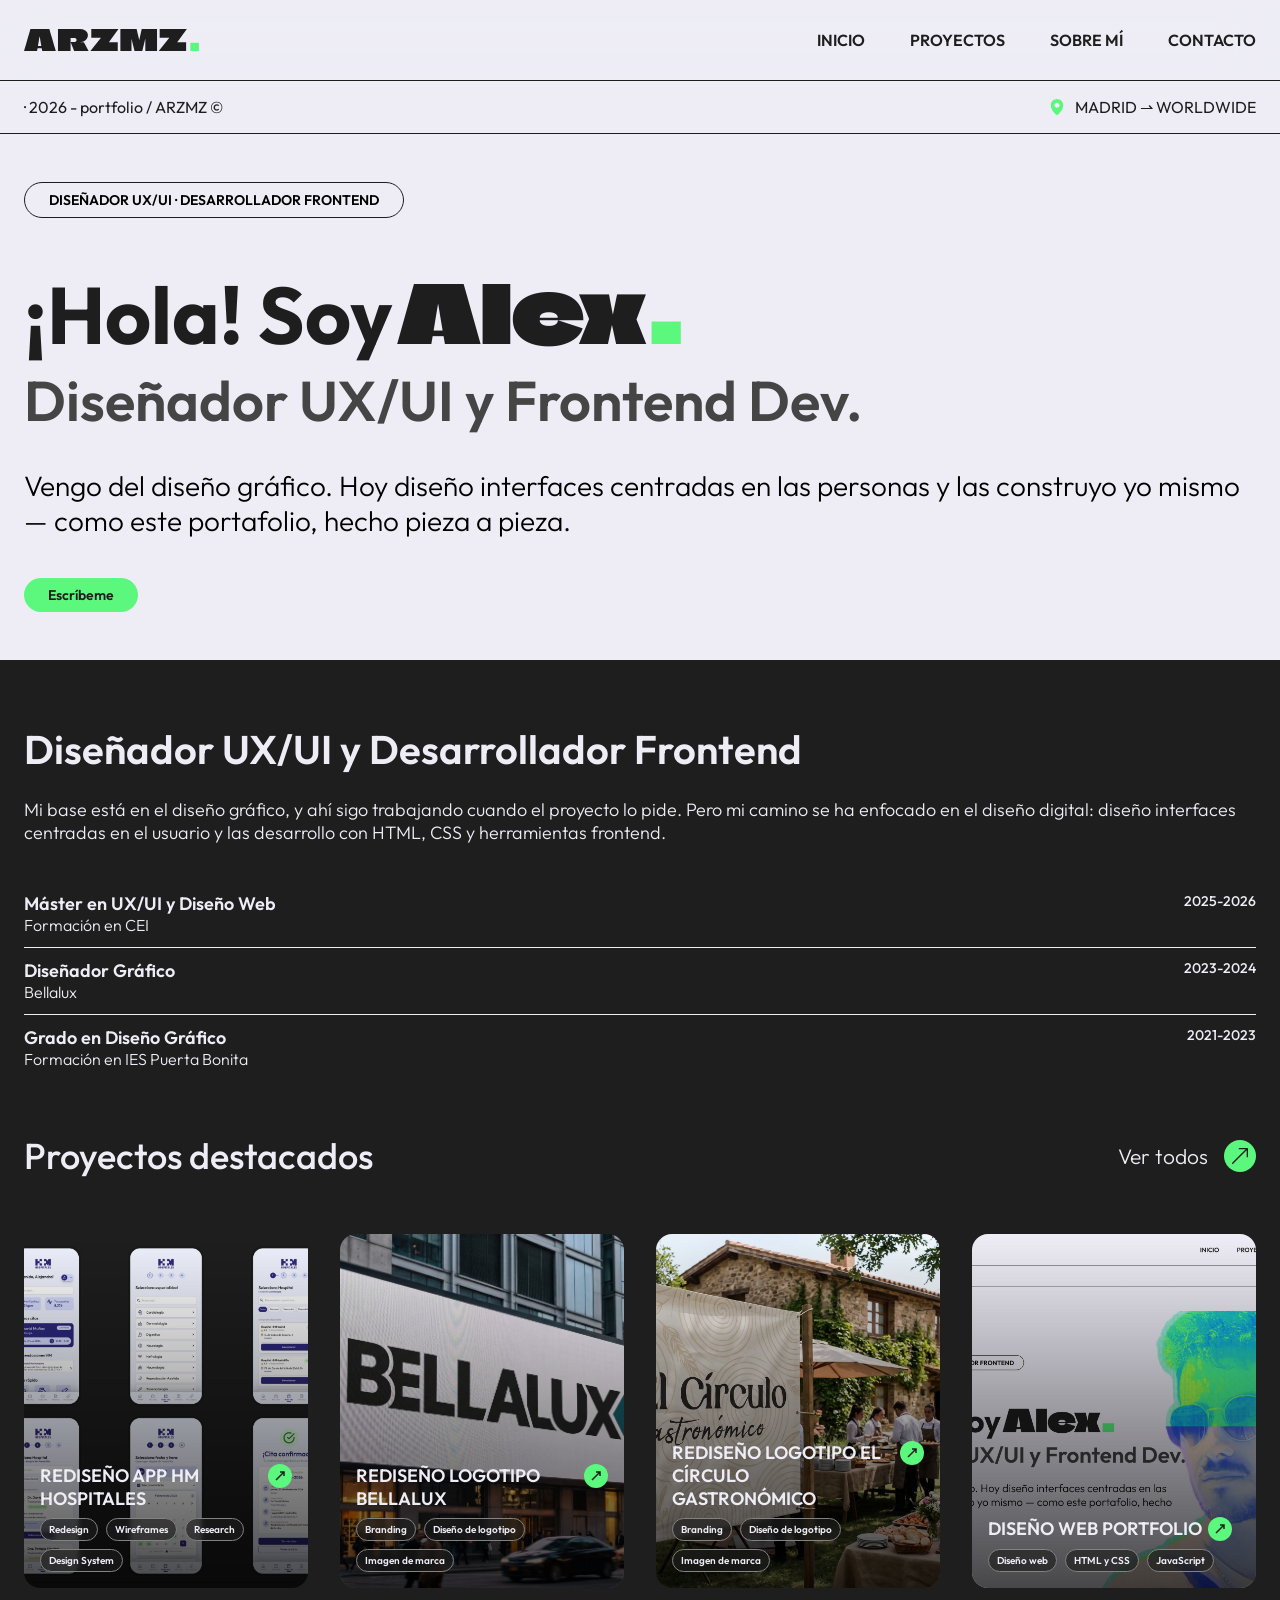
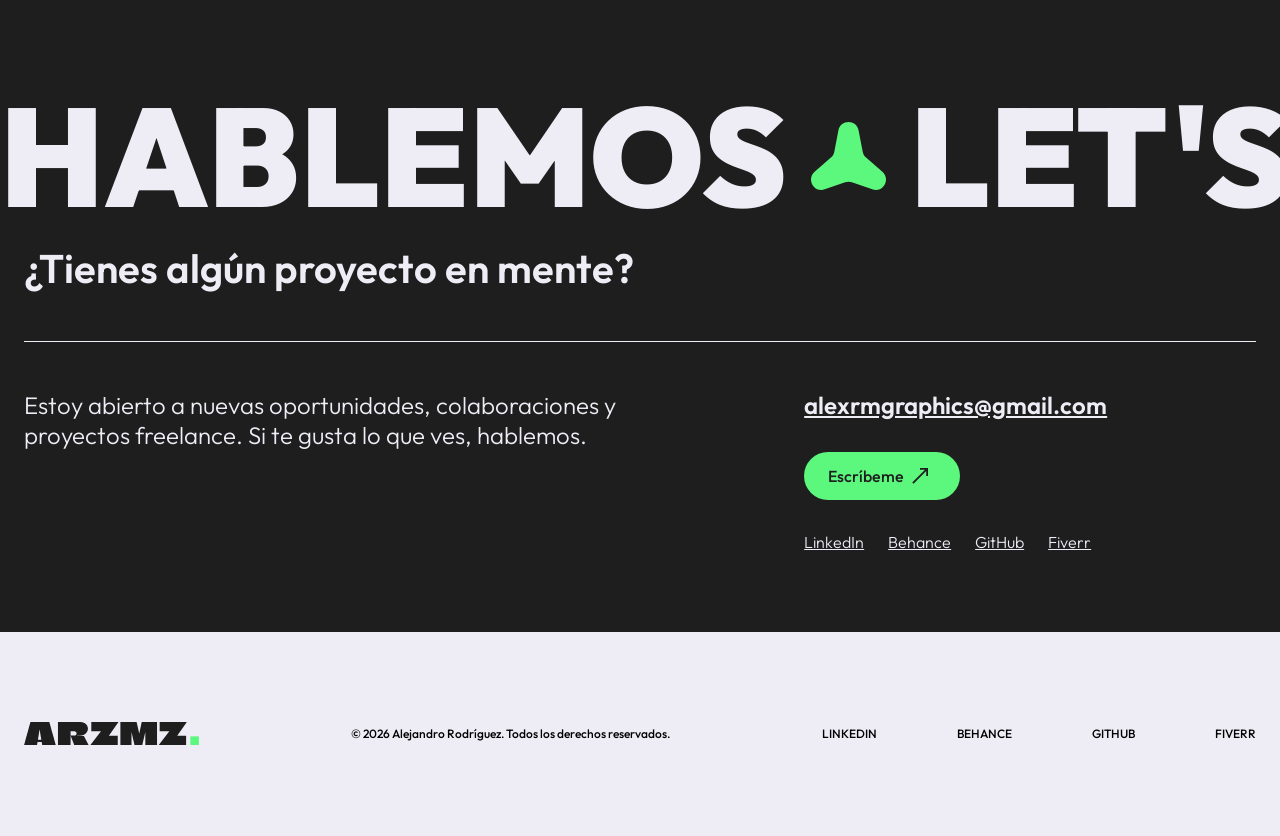
<file: index.html>
<!DOCTYPE html>
<html lang="es">

<head>
    <meta charset="UTF-8">
    <meta name="viewport" content="width=device-width, initial-scale=1.0">
    <title>Alejandro Rodríguez | Diseñador UX/UI y Frontend</title>
    <link rel="stylesheet" href="css/index.css">
    <script src="js/menu.js" defer></script>
    <link rel="preconnect" href="https://fonts.googleapis.com">
    <link rel="preconnect" href="https://fonts.gstatic.com" crossorigin>
    <link href="https://fonts.googleapis.com/css2?family=Climate+Crisis:YEAR@1979&family=Outfit:wght@100..900&display=swap" rel="stylesheet">

</head>

<body>

    <!-- Estructura HTML Header -->

    <header class="Header">
        <a href="index.html" class="Header-logo" title="Ir a la página de inicio">
            <img class="Header-img" src="img/logo-arzmz.svg" alt="ARZMZ Logo">
        </a>
        <button class="Header-button" type="button" title="Abrir menú">
            <svg xmlns="http://www.w3.org/2000/svg" width="16" height="16" fill="currentColor" class="Header-icon Header-icon--open"
                viewBox="0 0 16 16">
                <path fill-rule="evenodd"
                    d="M2.5 12a.5.5 0 0 1 .5-.5h10a.5.5 0 0 1 0 1H3a.5.5 0 0 1-.5-.5m0-4a.5.5 0 0 1 .5-.5h10a.5.5 0 0 1 0 1H3a.5.5 0 0 1-.5-.5m0-4a.5.5 0 0 1 .5-.5h10a.5.5 0 0 1 0 1H3a.5.5 0 0 1-.5-.5" />
            </svg>
            <svg xmlns="http://www.w3.org/2000/svg" width="16" height="16" fill="currentColor" class="Header-icon Header-icon--close"
                viewBox="0 0 16 16">
                <path
                    d="M2.146 2.854a.5.5 0 1 1 .708-.708L8 7.293l5.146-5.147a.5.5 0 0 1 .708.708L8.707 8l5.147 5.146a.5.5 0 0 1-.708.708L8 8.707l-5.146 5.147a.5.5 0 0 1-.708-.708L7.293 8z" />
            </svg>
        </button>
        <nav class="Header-nav">
            <ul class="Header-ul">
                <li class="Header-li Header-li--Home"><a href="index.html" title="Ir a la página de inicio">INICIO</a>
                </li>
                <li class="Header-li Header-li--Proyectos"><a href="proyectos.html"
                        title="Ver todos los proyectos">PROYECTOS</a></li>
                <li class="Header-li Header-li--Sobremi"><a href="sobremi.html"
                        title="Conocer más sobre Alejandro Rodríguez">SOBRE MÍ</a></li>
                <li class="Header-li Header-li--Contacto"><a href="contacto.html"
                        title="Ir a la página de contacto">CONTACTO</a></li>
            </ul>
        </nav>
    </header>

    <main class="Main">
    <!-- Estructura HTML Subheader -->

    <section class="Subheader">
        <p class="Subheader-p">· 2026 - portfolio / ARZMZ © </p>
        <div class="Subheader-Location">
            <svg class="Location-img" xmlns="http://www.w3.org/2000/svg" viewBox="0 0 32 32" role="img" aria-hidden="true">
                <path d="M16,3C10.5,3,6,7.5,6,13c0,8.4,9,15.5,9.4,15.8c0.2,0.1,0.4,0.2,0.6,0.2s0.4-0.1,0.6-0.2C17,28.5,26,21.4,26,13C26,7.5,21.5,3,16,3z M16,17c-2.2,0-4-1.8-4-4s1.8-4,4-4s4,1.8,4,4S18.2,17,16,17z" />
            </svg>
            <p class="Location-p">MADRID ⇀ WORLDWIDE</p>
        </div>
    </section>

    <!-- Estructura HTML Hero -->

    <section class="Hero">
        <div class="Hero-col Hero-col--left">
            <div class="Hero-chip">DISEÑADOR UX/UI · DESARROLLADOR FRONTEND</div>
            <div class="Hero-text">
                <h1 class="Hero-h1">
                    <span class="Hero-h1--greeting">¡Hola! Soy</span>
                    <span class="Hero-h1--name">Alex</span>
                    <span class="Hero-square" aria-hidden="true">.</span>
                    <span class="Hero-h1--role">Diseñador UX/UI y Frontend Dev.</span>
                </h1>
                <p class="Hero-p">Vengo del diseño gráfico. Hoy diseño interfaces centradas en las personas y las
                    construyo yo mismo — como este portafolio, hecho pieza a pieza.</p>
            </div>

            <a href="contacto.html" class="Hero-button" title="Ir a la página de contacto">Escríbeme</a>

        </div>
        <div class="Hero-col Hero-col--right">
            <picture>
                <source srcset="img/imagen-hero.webp" type="image/webp">
                <img class="Hero-img" src="img/imagen-hero.jpg" alt="Fotografía de Alejandro Rodríguez">
            </picture>
        </div>
    </section>



    <div class="Content">

        <!-- Career section -->

        <section class="Content-Career">
            <div class="Career-col Career-col--left">
                <h2 class="Career-h2">Diseñador UX/UI y Desarrollador Frontend</h2>
                <p class="Career-p">Mi base está en el diseño gráfico, y ahí sigo trabajando cuando el proyecto lo pide.
                    Pero mi camino se ha enfocado en el diseño digital: diseño interfaces centradas en el usuario y las
                    desarrollo con HTML, CSS y herramientas frontend.</p>
            </div>

            <div class="Career-col Career-col--right">
                <ol class="Career-timeline Career-timeline--1">
                    <li class="Career-item">
                        <div class="Career-Title">
                            <h3 class="Title-h3">Máster en UX/UI y Diseño Web</h3>
                            <p class="Title-date">2025-2026</p>
                        </div>
                        <p class="Career-detail">Formación en CEI</p>
                    </li>
                </ol>

                <ol class="Career-timeline Career-timeline--2">
                    <li class="Career-item">
                    <div class="Career-Title">
                            <h3 class="Title-h3">Diseñador Gráfico</h3>
                            <p class="Title-date">2023-2024</p>
                        </div>
                        <p class="Career-detail">Bellalux</p>
                    </li>
                </ol>

                <ol class="Career-timeline Career-timeline--3">
                    <li class="Career-item">
                        <div class="Career-Title">
                            <h3 class="Title-h3">Grado en Diseño Gráfico</h3>
                            <p class="Title-date">2021-2023</p>
                        </div>
                        <p class="Career-detail">Formación en IES Puerta Bonita</p>
                    </li>
                </ol>
            </div>
        </section>

        <section class="Projects">
            <div class="Projects-title">
                <h2 class="Projects-h2">Proyectos destacados</h2>
                <a href="proyectos.html" class="Projects-Button" title="Ver todos los proyectos">
                    <span class="Button-span">Ver todos</span>
                    <div class="Button-icon"><svg xmlns="http://www.w3.org/2000/svg" width="16" height="16"
                            fill="currentColor" class="bi bi-arrow-up-right" viewBox="2 2 12 12">
                            <path fill-rule="evenodd"
                                d="M14 2.5a.5.5 0 0 0-.5-.5h-6a.5.5 0 0 0 0 1h4.793L2.146 13.146a.5.5 0 0 0 .708.708L13 3.707V8.5a.5.5 0 0 0 1 0z" />
                        </svg></div>
                </a>
            </div>
            <ul class="Projects-grid">

                <li class="Projects-li">
                    <a href="rediseno-app-hm-hospitales.html" class="Projects-Card"
                        title="Ver el proyecto Rediseño app HM Hospitales">
                        <picture>
                            <source srcset="img/proyectos/hm-hospitales-flujo-cita.webp" type="image/webp">
                            <img class="Card-img" src="img/proyectos/hm-hospitales-flujo-cita.jpg"
                                alt="Portada del proyecto Rediseño app HM Hospitales" loading="lazy">
                        </picture>
                        <div class="Card-info">
                            <div class="Card-Title">
                                <h3 class="Title-h3">REDISEÑO APP HM HOSPITALES</h3>
                                <div class="Title-arrow">
                                    <svg xmlns="http://www.w3.org/2000/svg" width="24" height="24" viewBox="0 0 24 24">
                                        <path d="M8 16L16 8M16 12V8H12" fill="none" stroke="currentColor"
                                            stroke-width="1.5" />
                                    </svg>
                                </div>
                            </div>
                            <ul class="Card-chips">
                                <li class="Card-chip">Redesign</li>
                                <li class="Card-chip">Wireframes</li>
                                <li class="Card-chip">Research</li>
                                <li class="Card-chip">Design System</li>
                            </ul>
                        </div>
                    </a>
                </li>

                <li class="Projects-li">
                    <a href="rediseno-logotipo-bellalux.html" class="Projects-Card"
                        title="Ver el proyecto Rediseño logotipo Bellalux">
                        <picture>
                            <source srcset="img/proyectos/bellalux-aplicacion.webp" type="image/webp">
                            <img class="Card-img" src="img/proyectos/bellalux-aplicacion.jpg"
                                alt="Portada del proyecto Rediseño logotipo Bellalux" loading="lazy">
                        </picture>
                        <div class="Card-info">
                            <div class="Card-Title">
                                <h3 class="Title-h3">REDISEÑO LOGOTIPO BELLALUX</h3>
                                <div class="Title-arrow">
                                    <svg xmlns="http://www.w3.org/2000/svg" width="24" height="24" viewBox="0 0 24 24">
                                        <path d="M8 16L16 8M16 12V8H12" fill="none" stroke="currentColor"
                                            stroke-width="1.5" />
                                    </svg>
                                </div>
                            </div>
                            <ul class="Card-chips">
                                <li class="Card-chip">Branding</li>
                                <li class="Card-chip">Diseño de logotipo</li>
                                <li class="Card-chip">Imagen de marca</li>
                            </ul>
                        </div>
                    </a>
                </li>

                <li class="Projects-li">
                    <a href="rediseno-logotipo-circulo-gastronomico.html" class="Projects-Card"
                        title="Ver el proyecto Rediseño logotipo El Círculo Gastronómico">
                        <picture>
                            <source srcset="img/proyectos/circulo-portada.webp" type="image/webp">
                            <img class="Card-img" src="img/proyectos/circulo-portada.jpg"
                                alt="Portada del proyecto Rediseño logotipo El Círculo Gastronómico" loading="lazy">
                        </picture>
                        <div class="Card-info">
                            <div class="Card-Title">
                                <h3 class="Title-h3">REDISEÑO LOGOTIPO EL CÍRCULO GASTRONÓMICO</h3>
                                <div class="Title-arrow">
                                    <svg xmlns="http://www.w3.org/2000/svg" width="24" height="24" viewBox="0 0 24 24">
                                        <path d="M8 16L16 8M16 12V8H12" fill="none" stroke="currentColor"
                                            stroke-width="1.5" />
                                    </svg>
                                </div>
                            </div>
                            <ul class="Card-chips">
                                <li class="Card-chip">Branding</li>
                                <li class="Card-chip">Diseño de logotipo</li>
                                <li class="Card-chip">Imagen de marca</li>
                            </ul>
                        </div>
                    </a>
                </li>

                <li class="Projects-li">
                    <a href="diseno-web-portfolio.html" class="Projects-Card" title="Ver el proyecto Diseño web portfolio">
                        <picture>
                            <source srcset="img/proyectos/portfolio-inicio-escritorio.webp" type="image/webp">
                            <img class="Card-img" src="img/proyectos/portfolio-inicio-escritorio.jpg"
                                alt="Portada del proyecto Diseño web portfolio" loading="lazy">
                        </picture>
                        <div class="Card-info">
                            <div class="Card-Title">
                                <h3 class="Title-h3">DISEÑO WEB PORTFOLIO</h3>
                                <div class="Title-arrow">
                                    <svg xmlns="http://www.w3.org/2000/svg" width="24" height="24" viewBox="0 0 24 24">
                                        <path d="M8 16L16 8M16 12V8H12" fill="none" stroke="currentColor"
                                            stroke-width="1.5" />
                                    </svg>
                                </div>
                            </div>
                            <ul class="Card-chips">
                                <li class="Card-chip">Diseño web</li>
                                <li class="Card-chip">HTML y CSS</li>
                                <li class="Card-chip">JavaScript</li>
                            </ul>
                        </div>
                    </a>
                </li>

            </ul>
        </section>

        <div class="Marquee">
            <div class="Marquee-container">
                <div class="Marquee-content" aria-hidden="true">

                    <span>HABLEMOS</span>
                    <span>
                        <svg width="75" height="68" viewBox="0 0 75 68" fill="none" xmlns="http://www.w3.org/2000/svg" aria-hidden="true">
                            <path
                                d="M27.3853 8.39656C29.5289 -2.79887 45.4711 -2.79884 47.6147 8.39659L51.6928 29.6962C52.1296 31.9776 53.3172 34.045 55.0644 35.5659L71.3771 49.7656C79.9514 57.2292 71.9802 71.1064 61.2624 67.3746L40.8715 60.2748C38.6875 59.5143 36.3125 59.5143 34.1284 60.2748L13.7375 67.3746C3.01972 71.1064 -4.95135 57.2292 3.62289 49.7656L19.9356 35.5659C21.6828 34.045 22.8703 31.9776 23.3072 29.6962L27.3853 8.39656Z"
                                fill="#5CF87D" />
                        </svg>
                    </span>
                    <span>LET'S TALK</span>

                    <span>
                        <svg width="75" height="68" viewBox="0 0 75 68" fill="none" xmlns="http://www.w3.org/2000/svg" aria-hidden="true">
                            <path
                                d="M27.3853 8.39656C29.5289 -2.79887 45.4711 -2.79884 47.6147 8.39659L51.6928 29.6962C52.1296 31.9776 53.3172 34.045 55.0644 35.5659L71.3771 49.7656C79.9514 57.2292 71.9802 71.1064 61.2624 67.3746L40.8715 60.2748C38.6875 59.5143 36.3125 59.5143 34.1284 60.2748L13.7375 67.3746C3.01972 71.1064 -4.95135 57.2292 3.62289 49.7656L19.9356 35.5659C21.6828 34.045 22.8703 31.9776 23.3072 29.6962L27.3853 8.39656Z"
                                fill="#5CF87D" />
                        </svg>
                    </span>
                </div>

                <div class="Marquee-content">
                    <span>HABLEMOS</span>

                    <span>
                        <svg width="75" height="68" viewBox="0 0 75 68" fill="none" xmlns="http://www.w3.org/2000/svg" aria-hidden="true">
                            <path
                                d="M27.3853 8.39656C29.5289 -2.79887 45.4711 -2.79884 47.6147 8.39659L51.6928 29.6962C52.1296 31.9776 53.3172 34.045 55.0644 35.5659L71.3771 49.7656C79.9514 57.2292 71.9802 71.1064 61.2624 67.3746L40.8715 60.2748C38.6875 59.5143 36.3125 59.5143 34.1284 60.2748L13.7375 67.3746C3.01972 71.1064 -4.95135 57.2292 3.62289 49.7656L19.9356 35.5659C21.6828 34.045 22.8703 31.9776 23.3072 29.6962L27.3853 8.39656Z"
                                fill="#5CF87D" />
                        </svg>
                    </span>
                    <span>LET'S TALK</span>

                    <span>
                        <svg width="75" height="68" viewBox="0 0 75 68" fill="none" xmlns="http://www.w3.org/2000/svg" aria-hidden="true">
                            <path
                                d="M27.3853 8.39656C29.5289 -2.79887 45.4711 -2.79884 47.6147 8.39659L51.6928 29.6962C52.1296 31.9776 53.3172 34.045 55.0644 35.5659L71.3771 49.7656C79.9514 57.2292 71.9802 71.1064 61.2624 67.3746L40.8715 60.2748C38.6875 59.5143 36.3125 59.5143 34.1284 60.2748L13.7375 67.3746C3.01972 71.1064 -4.95135 57.2292 3.62289 49.7656L19.9356 35.5659C21.6828 34.045 22.8703 31.9776 23.3072 29.6962L27.3853 8.39656Z"
                                fill="#5CF87D" />
                        </svg>
                    </span>
                </div>

            </div>

        </div>
        <section class="Contact">
            <h2 class="Contact-h2">¿Tienes algún proyecto en mente?</h2>
            <div class="Contact-info">
                <p class="Contact-p">Estoy abierto a nuevas oportunidades, colaboraciones y proyectos freelance. Si te
                    gusta lo que ves, hablemos.</p>
                <div class="Contact-data">
                    <a href="mailto:alexrmgraphics@gmail.com" class="Contact-email" title="Escribir un email a Alejandro Rodríguez">alexrmgraphics@gmail.com</a>
                    <a href="contacto.html" class="Contact-Button" title="Ir a la página de contacto">
                        <span class="Button-span">Escríbeme</span>
                        <span class="Button-icon">
                            <svg xmlns="http://www.w3.org/2000/svg" width="16" height="16" viewBox="7.5 7.5 9 9" aria-hidden="true">
                                <path d="M8 16L16 8M16 12V8H12" fill="none" stroke="currentColor" stroke-width="1" />
                            </svg>
                        </span>
                    </a>
                    <ul class="Contact-rrss">
                        <li><a href="https://www.linkedin.com/in/alexrodriguezmu%C3%B1oz/" class="Contact-linkedin" target="_blank"
                                rel="noopener noreferrer">LinkedIn</a></li>
                        <li><a href="https://www.behance.net/alejandrodrigu361" class="Contact-behance" target="_blank"
                                rel="noopener noreferrer">Behance</a></li>
                        <li><a href="https://github.com/ALEXRZMZ" class="Contact-github" target="_blank"
                                rel="noopener noreferrer">GitHub</a></li>
                        <li><a href="https://www.fiverr.com/alexrzmz" class="Contact-fiverr" target="_blank"
                                rel="noopener noreferrer">Fiverr</a></li>
                    </ul>
                </div>
            </div>
        </section>
    </div>
    </main>
    <footer class="Footer">
        <img class="Footer-img" src="img/logo-arzmz.svg" alt="Logo de Alejandro Rodríguez" loading="lazy">
        <p class="Footer-p">© 2026 Alejandro Rodríguez. Todos los derechos reservados.</p>
        <ul class="Footer-ul">
            <li><a href="https://www.linkedin.com/in/alexrodriguezmu%C3%B1oz/" class="Footer-linkedin"
                    title="Perfil de LinkedIn de Alejandro Rodríguez" target="_blank" rel="noreferrer">LINKEDIN</a></li>
            <li><a href="https://www.behance.net/alejandrodrigu361" class="Footer-behance"
                    title="Portfolio de Behance de Alejandro Rodríguez" target="_blank" rel="noreferrer">BEHANCE</a>
            </li>
            <li><a href="https://github.com/ALEXRZMZ" class="Footer-github"
                    title="Perfil de GitHub de Alejandro Rodríguez" target="_blank" rel="noreferrer">GITHUB</a></li>
            <li><a href="https://www.fiverr.com/alexrzmz" class="Footer-fiverr"
                    title="Perfil de Fiverr de Alejandro Rodríguez" target="_blank" rel="noreferrer">FIVERR</a></li>
        </ul>
    </footer>
</body>
</file>
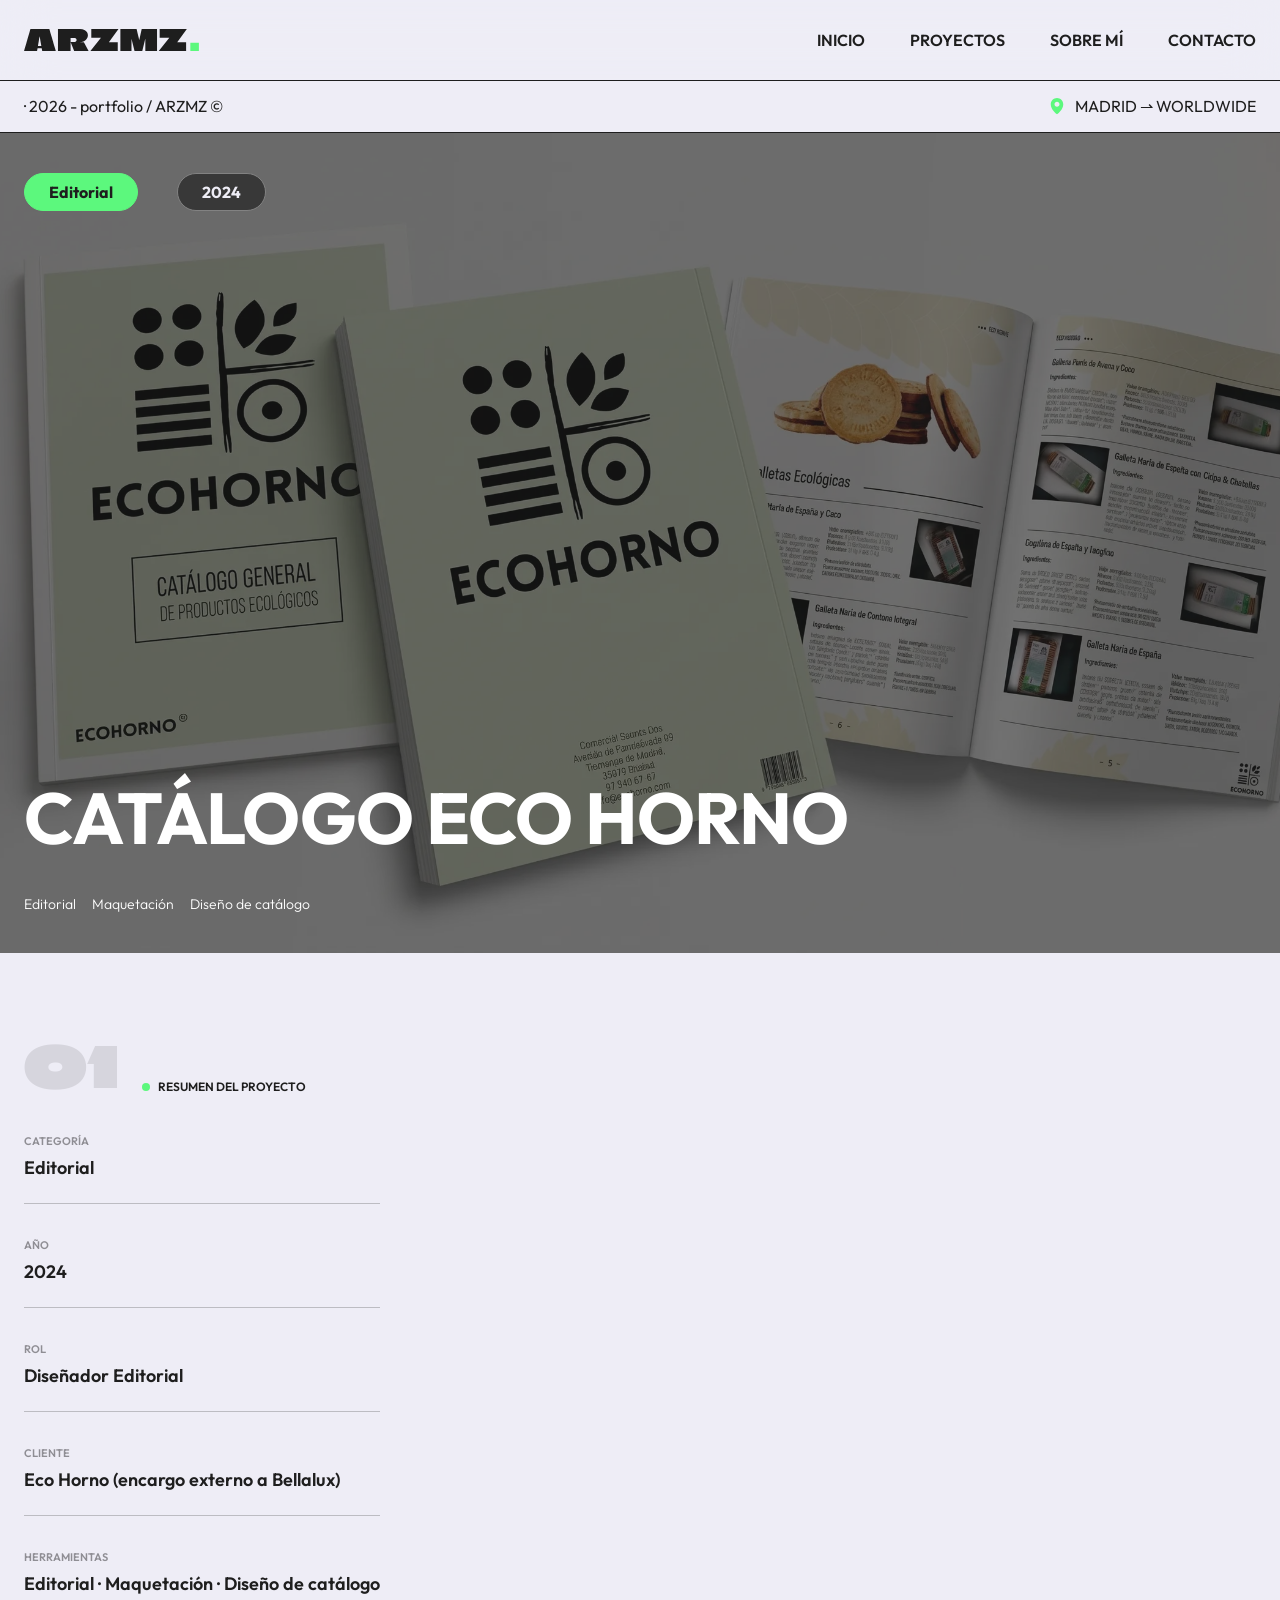
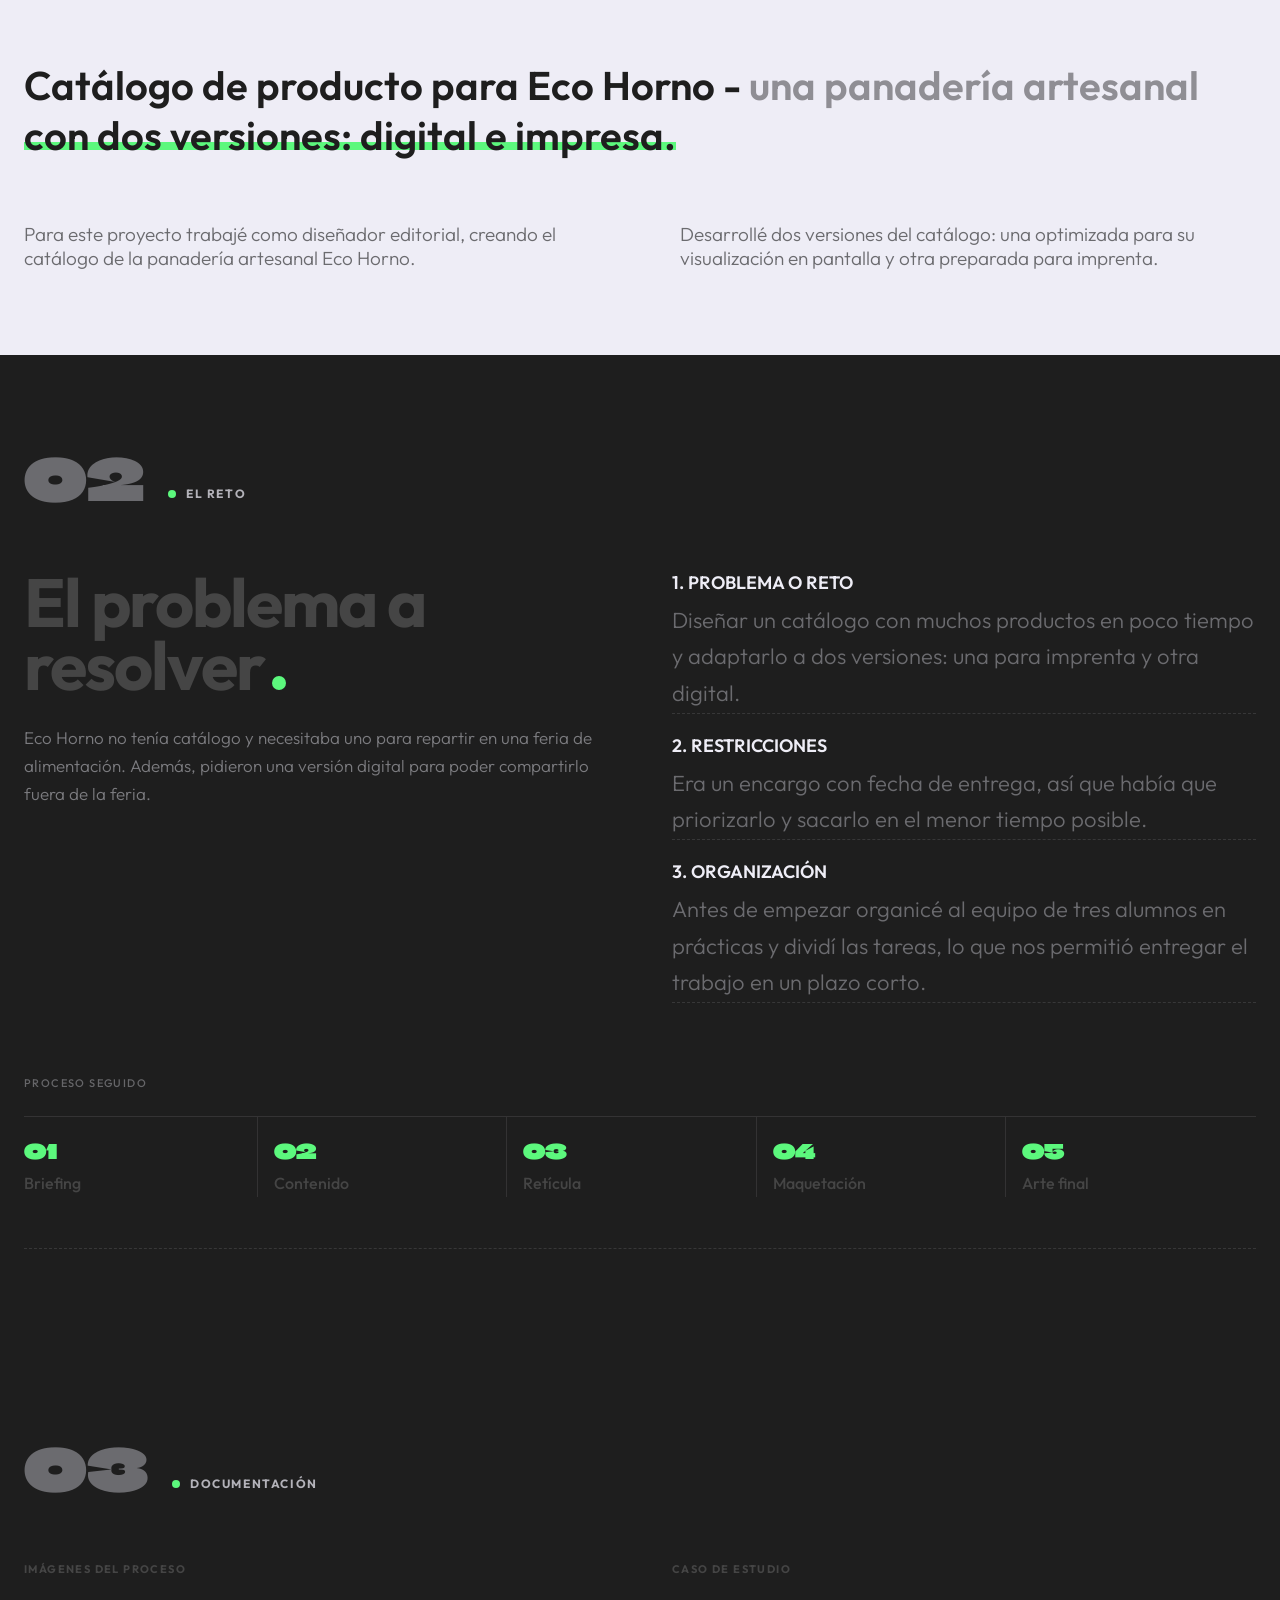
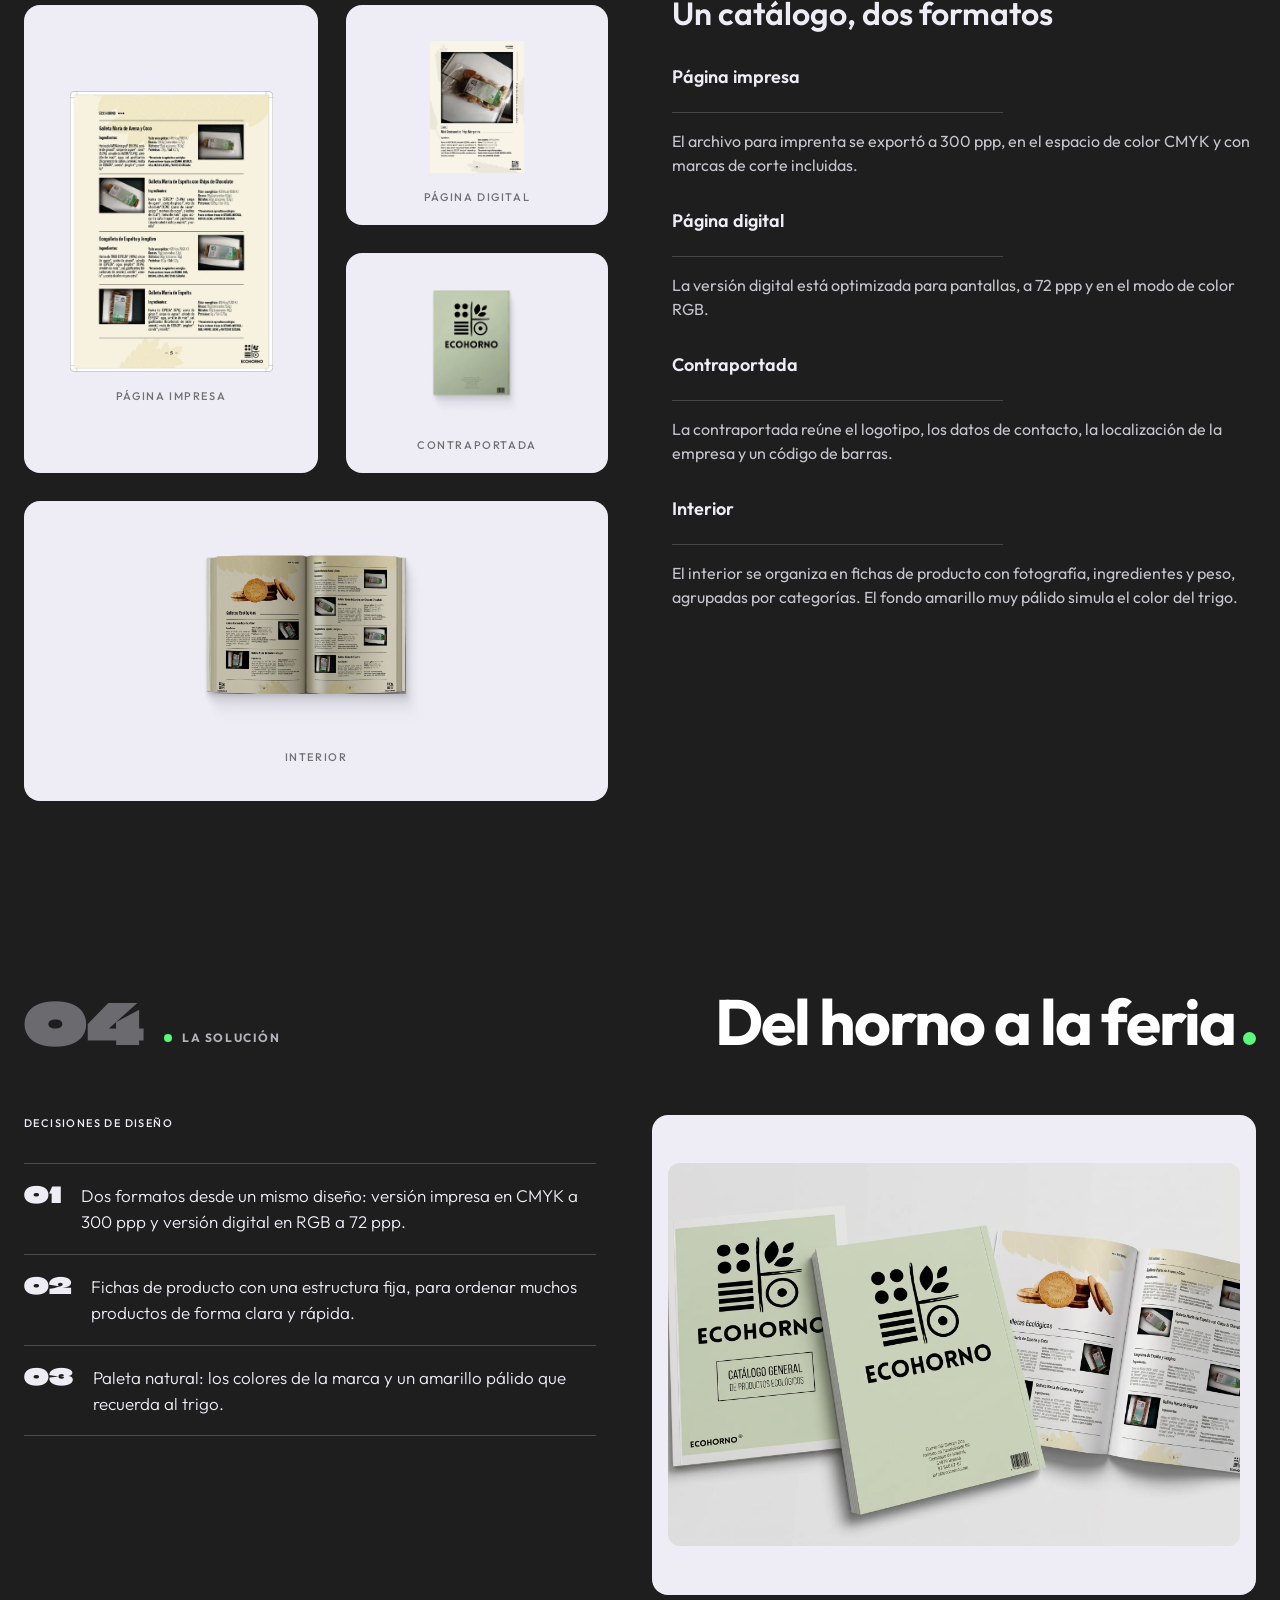
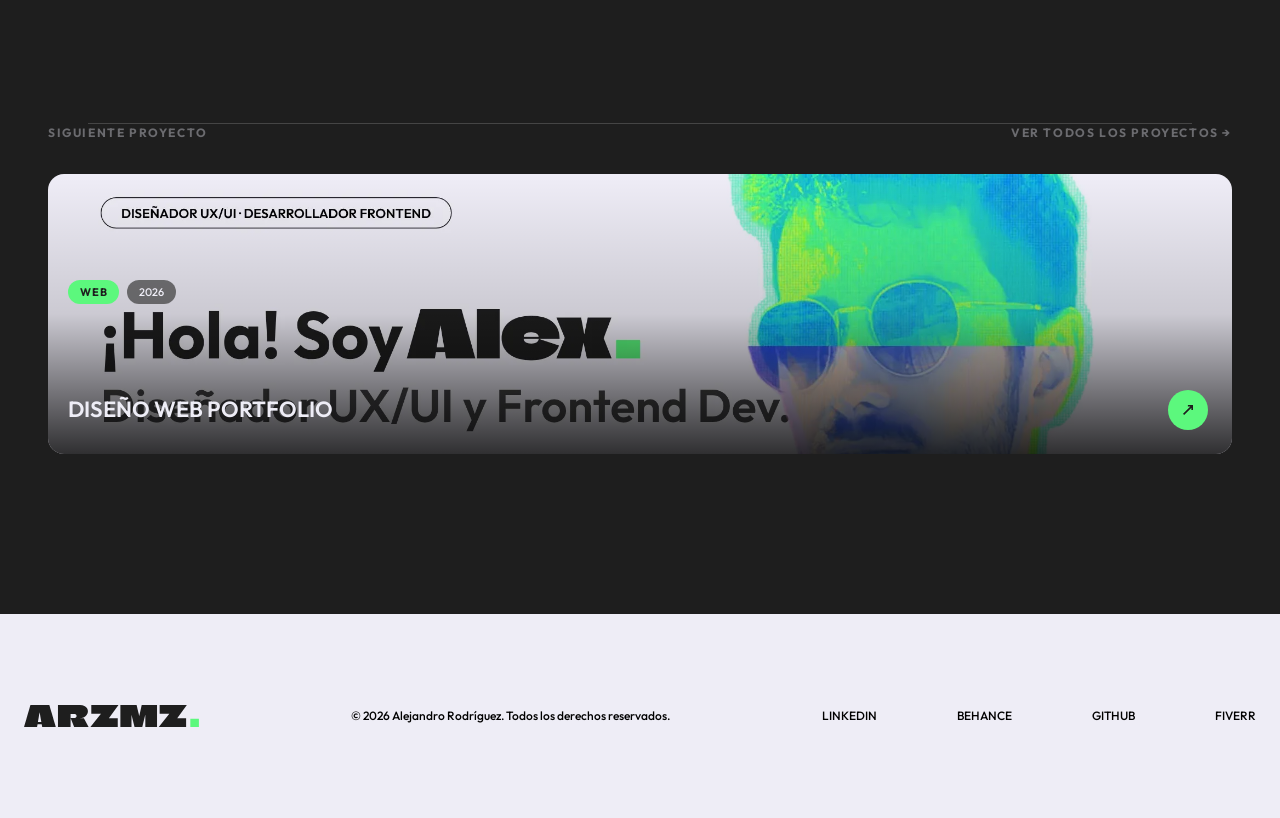
<file: catalogo-eco-horno.html>
<!DOCTYPE html>
<html lang="en">

<head>
    <meta charset="UTF-8">
    <meta name="viewport" content="width=device-width, initial-scale=1.0">
    <title>Catálogo Eco Horno | Alejandro Rodríguez</title>
    <link rel="stylesheet" href="css/proyecto.css">
    <script src="js/menu.js" defer></script>
    <link rel="preconnect" href="https://fonts.googleapis.com">
    <link rel="preconnect" href="https://fonts.gstatic.com" crossorigin>
    <link href="https://fonts.googleapis.com/css2?family=Climate+Crisis:YEAR@1979&family=Outfit:wght@100..900&display=swap" rel="stylesheet">

</head>

<body>
    <!-- Estructura HTML Header -->

    <header class="Header">
        <a href="index.html" class="Header-logo" title="Ir a la página de inicio">
            <img class="Header-img" src="img/logo-arzmz.svg" alt="ARZMZ Logo" loading="lazy">
        </a>
        <button class="Header-button" type="button" title="Abrir menú">
            <svg xmlns="http://www.w3.org/2000/svg" width="16" height="16" fill="currentColor" class="Header-icon Header-icon--open"
                viewBox="0 0 16 16">
                <path fill-rule="evenodd"
                    d="M2.5 12a.5.5 0 0 1 .5-.5h10a.5.5 0 0 1 0 1H3a.5.5 0 0 1-.5-.5m0-4a.5.5 0 0 1 .5-.5h10a.5.5 0 0 1 0 1H3a.5.5 0 0 1-.5-.5m0-4a.5.5 0 0 1 .5-.5h10a.5.5 0 0 1 0 1H3a.5.5 0 0 1-.5-.5" />
            </svg>
            <svg xmlns="http://www.w3.org/2000/svg" width="16" height="16" fill="currentColor" class="Header-icon Header-icon--close"
                viewBox="0 0 16 16">
                <path
                    d="M2.146 2.854a.5.5 0 1 1 .708-.708L8 7.293l5.146-5.147a.5.5 0 0 1 .708.708L8.707 8l5.147 5.146a.5.5 0 0 1-.708.708L8 8.707l-5.146 5.147a.5.5 0 0 1-.708-.708L7.293 8z" />
            </svg>
        </button>
        <nav class="Header-nav">
            <ul class="Header-ul">
                <li class="Header-li Header-li--Home"><a href="index.html" title="Ir a la página de inicio">INICIO</a></li>
                <li class="Header-li Header-li--Proyectos"><a href="proyectos.html" title="Ver todos los proyectos">PROYECTOS</a></li>
                <li class="Header-li Header-li--Sobremi"><a href="sobremi.html" title="Conocer más sobre Alejandro Rodríguez">SOBRE MÍ</a></li>
                <li class="Header-li Header-li--Contacto"><a href="contacto.html" title="Ir a la página de contacto">CONTACTO</a></li>
            </ul>
        </nav>
    </header>

    <!-- Estructura HTML Subheader -->

    <section class="Subheader">
        <p class="Subheader-p">· 2026 - portfolio / ARZMZ © </p>
        <div class="Subheader-Location">
            <svg class="Location-img" xmlns="http://www.w3.org/2000/svg" viewBox="0 0 32 32" role="img" aria-label="Ubicación">
                <path d="M16,3C10.5,3,6,7.5,6,13c0,8.4,9,15.5,9.4,15.8c0.2,0.1,0.4,0.2,0.6,0.2s0.4-0.1,0.6-0.2C17,28.5,26,21.4,26,13C26,7.5,21.5,3,16,3z M16,17c-2.2,0-4-1.8-4-4s1.8-4,4-4s4,1.8,4,4S18.2,17,16,17z" />
            </svg>
            <p class="Location-p">MADRID ⇀ WORLDWIDE</p>
        </div>
    </section>


    <!-- Estructura HTML Contenido -->

    <section class="ProjectHero">
        <picture>
            <source srcset="img/proyectos/eco-horno-portada.webp" type="image/webp">
            <img class="ProjectHero-img" src="img/proyectos/eco-horno-portada.jpg" alt="Mockups del catálogo Eco Horno: portada, contraportada e interior" loading="lazy">
        </picture>
        <div class="ProjectHero-overlay" aria-hidden="true"></div>
        <div class="ProjectHero-chips">
            <span class="Chip Chip--primary">Editorial</span>
            <span class="Chip Chip--dark">2024</span>
        </div>
        <div class="ProjectHero-info">
            <h1 class="ProjectHero-title">CATÁLOGO ECO HORNO</h1>
            <ul class="ProjectHero-tags">
                <li>Editorial</li>
                <li>Maquetación</li>
                <li>Diseño de catálogo</li>
            </ul>
        </div>
    </section>

    <!-- Estructura HTML primera sección -->

    <section class="Summary">
        <div class="Summary-header">
            <span class="Summary-number" aria-hidden="true">01</span>
            <div class="Summary-title">
                <span class="Summary-dot" aria-hidden="true"></span>
                <h2 class="Summary-h2">RESUMEN DEL PROYECTO</h2>
            </div>
        </div>
        <div class="Summary-body">
            <ul class="Summary-list">
                <li class="Summary-item">
                    <p class="Summary-label">CATEGORÍA</p>
                    <p class="Summary-category">Editorial</p>
                </li>
                <li class="Summary-item">
                    <p class="Summary-label">AÑO</p>
                    <p class="Summary-category">2024</p>
                </li>
                <li class="Summary-item">
                    <p class="Summary-label">ROL</p>
                    <p class="Summary-category">Diseñador Editorial</p>
                </li>
                <li class="Summary-item">
                    <p class="Summary-label">CLIENTE</p>
                    <p class="Summary-category">Eco Horno (encargo externo a Bellalux)</p>
                </li>
                <li class="Summary-item Summary-item--last">
                    <p class="Summary-label">HERRAMIENTAS</p>
                    <p class="Summary-category">Editorial · Maquetación · Diseño de catálogo</p>
                </li>
            </ul>
            <div class="Summary-content">
                <p class="Summary-lead">
                    <span class="Summary-strong">Catálogo de producto para Eco Horno -</span>
                    una panadería artesanal
                    <mark class="Summary-highlight Summary-strong"> con dos versiones: digital e impresa.</mark>
                </p>
                <div class="Summary-Text">
                    <p class="Text-p">Para este proyecto trabajé como diseñador editorial, creando el catálogo de la
                        panadería artesanal Eco Horno.</p>
                    <p class="Text-p">Desarrollé dos versiones del catálogo: una optimizada para su visualización en
                        pantalla y otra preparada para imprenta.</p>
                </div>
            </div>
        </div>
    </section>

    <!-- Estructura HTML segunda sección -->

    <section class="Challenge">
        <div class="Challenge-header">
            <span class="Challenge-number" aria-hidden="true">02</span>
            <div class="Challenge-title">
                <span class="Challenge-dot" aria-hidden="true"></span>
                <h2 class="Challenge-h2">El reto</h2>
            </div>
        </div>
        <div class="Challenge-body">
            <div class="Challenge-intro">
                <h3 class="Challenge-heading">El problema a resolver<span class="Challenge-headingDot" aria-hidden="true"></span></h3>
                <p class="Challenge-text">Eco Horno no tenía catálogo y necesitaba uno para repartir en una feria de
                    alimentación. Además, pidieron una versión digital para poder compartirlo fuera de la feria.</p>
            </div>
            <ul class="Challenge-cards">
                <li class="Challenge-card">
                    <h3 class="Challenge-cardTitle">1. PROBLEMA O RETO</h3>
                    <p class="Challenge-cardText">Diseñar un catálogo con muchos productos en poco tiempo y adaptarlo a dos versiones: una para imprenta y otra digital.</p>
                </li>
                <li class="Challenge-card">
                    <h3 class="Challenge-cardTitle">2. RESTRICCIONES</h3>
                    <p class="Challenge-cardText">Era un encargo con fecha de entrega, así que había que priorizarlo y sacarlo en el menor tiempo posible.</p>
                </li>
                <li class="Challenge-card">
                    <h3 class="Challenge-cardTitle">3. ORGANIZACIÓN</h3>
                    <p class="Challenge-cardText">Antes de empezar organicé al equipo de tres alumnos en prácticas y dividí las tareas, lo que nos permitió entregar el trabajo en un plazo corto.</p>
                </li>
            </ul>
        </div>
        <div class="Challenge-process">
            <h3 class="Challenge-processLabel">Proceso seguido</h3>
            <ol class="Challenge-steps">
                <li class="Challenge-step Challenge-step--first">
                    <span class="Challenge-stepNumber">01</span>
                    <span class="Challenge-stepName">Briefing</span>
                </li>
                <li class="Challenge-step Challenge-step--second">
                    <span class="Challenge-stepNumber">02</span>
                    <span class="Challenge-stepName">Contenido</span>
                </li>
                <li class="Challenge-step Challenge-step--third">
                    <span class="Challenge-stepNumber">03</span>
                    <span class="Challenge-stepName">Retícula</span>
                </li>
                <li class="Challenge-step Challenge-step--fourth">
                    <span class="Challenge-stepNumber">04</span>
                    <span class="Challenge-stepName">Maquetación</span>
                </li>
                <li class="Challenge-step Challenge-step--fifth">
                    <span class="Challenge-stepNumber">05</span>
                    <span class="Challenge-stepName">Arte final</span>
                </li>
            </ol>
            <div class="Challenge-divider"></div>
        </div>
    </section>

    <!-- Estructura HTML sección documentación -->


    <section class="Documentation">
        <div class="Documentation-header">
            <span class="Documentation-number" aria-hidden="true">03</span>
            <div class="Documentation-title">
                <span class="Documentation-dot" aria-hidden="true"></span>
                <h2 class="Documentation-h2">Documentación</h2>
            </div>
        </div>
        <div class="Documentation-body">
            <div class="Documentation-gallery">
                <p class="Documentation-label">Imágenes del proceso</p>
                <div class="Documentation-grid">
                    <figure class="Documentation-media Documentation-media--tall Documentation-media--light">
                        <picture>
                        <source srcset="img/proyectos/eco-horno-pagina-impresa.webp" type="image/webp">
                        <img class="Documentation-img" src="img/proyectos/eco-horno-pagina-impresa.jpg" alt="Página interior del catálogo Eco Horno preparada para imprenta, con marcas de corte" loading="lazy">
                    </picture>
                        <figcaption class="Documentation-caption">Página impresa</figcaption>
                    </figure>
                    <div class="Documentation-stack">
                        <figure class="Documentation-media Documentation-media--small Documentation-media--light">
                            <picture>
                        <source srcset="img/proyectos/eco-horno-pagina-digital.webp" type="image/webp">
                        <img class="Documentation-img" src="img/proyectos/eco-horno-pagina-digital.jpg" alt="Página interior del catálogo Eco Horno en su versión digital" loading="lazy">
                    </picture>
                            <figcaption class="Documentation-caption">Página digital</figcaption>
                        </figure>
                        <figure class="Documentation-media Documentation-media--small Documentation-media--light">
                            <picture>
                        <source srcset="img/proyectos/eco-horno-mockup-contraportada.webp" type="image/webp">
                        <img class="Documentation-img" src="img/proyectos/eco-horno-mockup-contraportada.jpg" alt="Mockup de la contraportada del catálogo Eco Horno en verde salvia" loading="lazy">
                    </picture>
                            <figcaption class="Documentation-caption">Contraportada</figcaption>
                        </figure>
                    </div>
                </div>
                <figure class="Documentation-media Documentation-media--wide Documentation-media--light">
                    <picture>
                        <source srcset="img/proyectos/eco-horno-mockup-interior.webp" type="image/webp">
                        <img class="Documentation-img" src="img/proyectos/eco-horno-mockup-interior.jpg" alt="Mockup del catálogo Eco Horno abierto, con fotografías y fichas de producto" loading="lazy">
                    </picture>
                    <figcaption class="Documentation-caption">Interior</figcaption>
                </figure>
            </div>
            <div class="Documentation-content">
                <div class="Documentation-intro">
                    <p class="Documentation-label">Caso de estudio</p>
                    <h3 class="Documentation-heading">Un catálogo, dos formatos</h3>
                </div>
                <ul class="Documentation-list">
                    <li class="Documentation-item">
                        <h4 class="Documentation-itemTitle">Página impresa</h4>
                        <p class="Documentation-itemText">El archivo para imprenta se exportó a 300 ppp, en el espacio de color CMYK y con marcas de corte incluidas.</p>
                    </li>
                    <li class="Documentation-item">
                        <h4 class="Documentation-itemTitle">Página digital</h4>
                        <p class="Documentation-itemText">La versión digital está optimizada para pantallas, a 72 ppp y en el modo de color RGB.</p>
                    </li>
                    <li class="Documentation-item">
                        <h4 class="Documentation-itemTitle">Contraportada</h4>
                        <p class="Documentation-itemText">La contraportada reúne el logotipo, los datos de contacto, la localización de la empresa y un código de barras.</p>
                    </li>
                    <li class="Documentation-item">
                        <h4 class="Documentation-itemTitle">Interior</h4>
                        <p class="Documentation-itemText">El interior se organiza en fichas de producto con fotografía, ingredientes y peso, agrupadas por categorías. El fondo amarillo muy pálido simula el color del trigo.</p>
                    </li>
                </ul>
            </div>
        </div>
    </section>

    <!-- Estructura HTML sección solución -->

    <section class="Solution">
        <div class="Solution-header">
            <div class="Solution-index">
                <span class="Solution-number" aria-hidden="true">04</span>
                <div class="Solution-title">
                    <span class="Solution-dot" aria-hidden="true"></span>
                    <h2 class="Solution-h2">La solución</h2>
                </div>
            </div>
            <h3 class="Solution-heading">Del horno a la feria<span class="Solution-headingDot"></span></h3>
        </div>
        <div class="Solution-body">
            <div class="Solution-decisions">
                <p class="Solution-label">Decisiones de diseño</p>
                <ol class="Solution-list">
                    <li class="Solution-item">
                        <span class="Solution-itemNumber" aria-hidden="true">01</span>
                        <p class="Solution-itemText">Dos formatos desde un mismo diseño: versión impresa en CMYK a 300 ppp y versión digital en RGB a 72 ppp.</p>
                    </li>
                    <li class="Solution-item">
                        <span class="Solution-itemNumber" aria-hidden="true">02</span>
                        <p class="Solution-itemText">Fichas de producto con una estructura fija, para ordenar muchos productos de forma clara y rápida.</p>
                    </li>
                    <li class="Solution-item">
                        <span class="Solution-itemNumber" aria-hidden="true">03</span>
                        <p class="Solution-itemText">Paleta natural: los colores de la marca y un amarillo pálido que recuerda al trigo.</p>
                    </li>
                </ol>
            </div>
            <figure class="Solution-media Solution-media--main">
                <picture>
                    <source srcset="img/proyectos/eco-horno-portada.webp" type="image/webp">
                    <img class="Solution-img Solution-img--captura" src="img/proyectos/eco-horno-portada.jpg" alt="Catálogo Eco Horno: portada, contraportada e interior" loading="lazy">
                </picture>
                <figcaption class="Solution-caption">Resultado final — catálogo Eco Horno</figcaption>
            </figure>
        </div>

        <!-- Estructura HTML siguiente proyecto -->

        <nav class="NextProject" aria-label="Siguiente proyecto">
            <div class="NextProject-top">
                <p class="NextProject-label">Siguiente proyecto</p>
                <a class="NextProject-all" href="proyectos.html" title="Ver todos los proyectos">Ver todos los proyectos →</a>
            </div>
            <a class="NextProject-card" href="diseno-web-portfolio.html" title="Ver el proyecto Diseño web portfolio">
                <picture>
                    <source srcset="img/proyectos/portfolio-inicio-escritorio.webp" type="image/webp">
                    <img class="NextProject-img" src="img/proyectos/portfolio-inicio-escritorio.jpg" alt="Portada del proyecto Diseño web portfolio" loading="lazy">
                </picture>
                <div class="NextProject-chips">
                    <span class="NextProject-chip NextProject-chip--primary">Web</span>
                    <span class="NextProject-chip NextProject-chip--dark">2026</span>
                </div>
                <div class="NextProject-info">
                    <h3 class="NextProject-title">DISEÑO WEB PORTFOLIO</h3>
                    <span class="NextProject-arrow">
                        <img src="img/arrow-up-right.svg" alt="Flecha hacia el proyecto" width="9" height="9" loading="lazy">
                    </span>
                </div>
            </a>
        </nav>
    </section>

    <!-- Estructura Footer -->

    <footer class="Footer">
        <img class="Footer-img" src="img/logo-arzmz.svg" alt="Logo de Alejandro Rodríguez" loading="lazy">
        <p class="Footer-p">© 2026 Alejandro Rodríguez. Todos los derechos reservados.</p>
        <ul class="Footer-ul">
            <li><a href="https://www.linkedin.com/in/alexrodriguezmu%C3%B1oz/" class="Footer-linkedin"
                    title="Perfil de LinkedIn de Alejandro Rodríguez" target="_blank" rel="noreferrer">LINKEDIN</a></li>
            <li><a href="https://www.behance.net/alejandrodrigu361" class="Footer-behance"
                    title="Portfolio de Behance de Alejandro Rodríguez" target="_blank" rel="noreferrer">BEHANCE</a>
            </li>
            <li><a href="https://github.com/ALEXRZMZ" class="Footer-github"
                    title="Perfil de GitHub de Alejandro Rodríguez" target="_blank" rel="noreferrer">GITHUB</a></li>
            <li><a href="https://www.fiverr.com/alexrzmz" class="Footer-fiverr"
                    title="Perfil de Fiverr de Alejandro Rodríguez" target="_blank" rel="noreferrer">FIVERR</a></li>
        </ul>
    </footer>

</body>
</file>
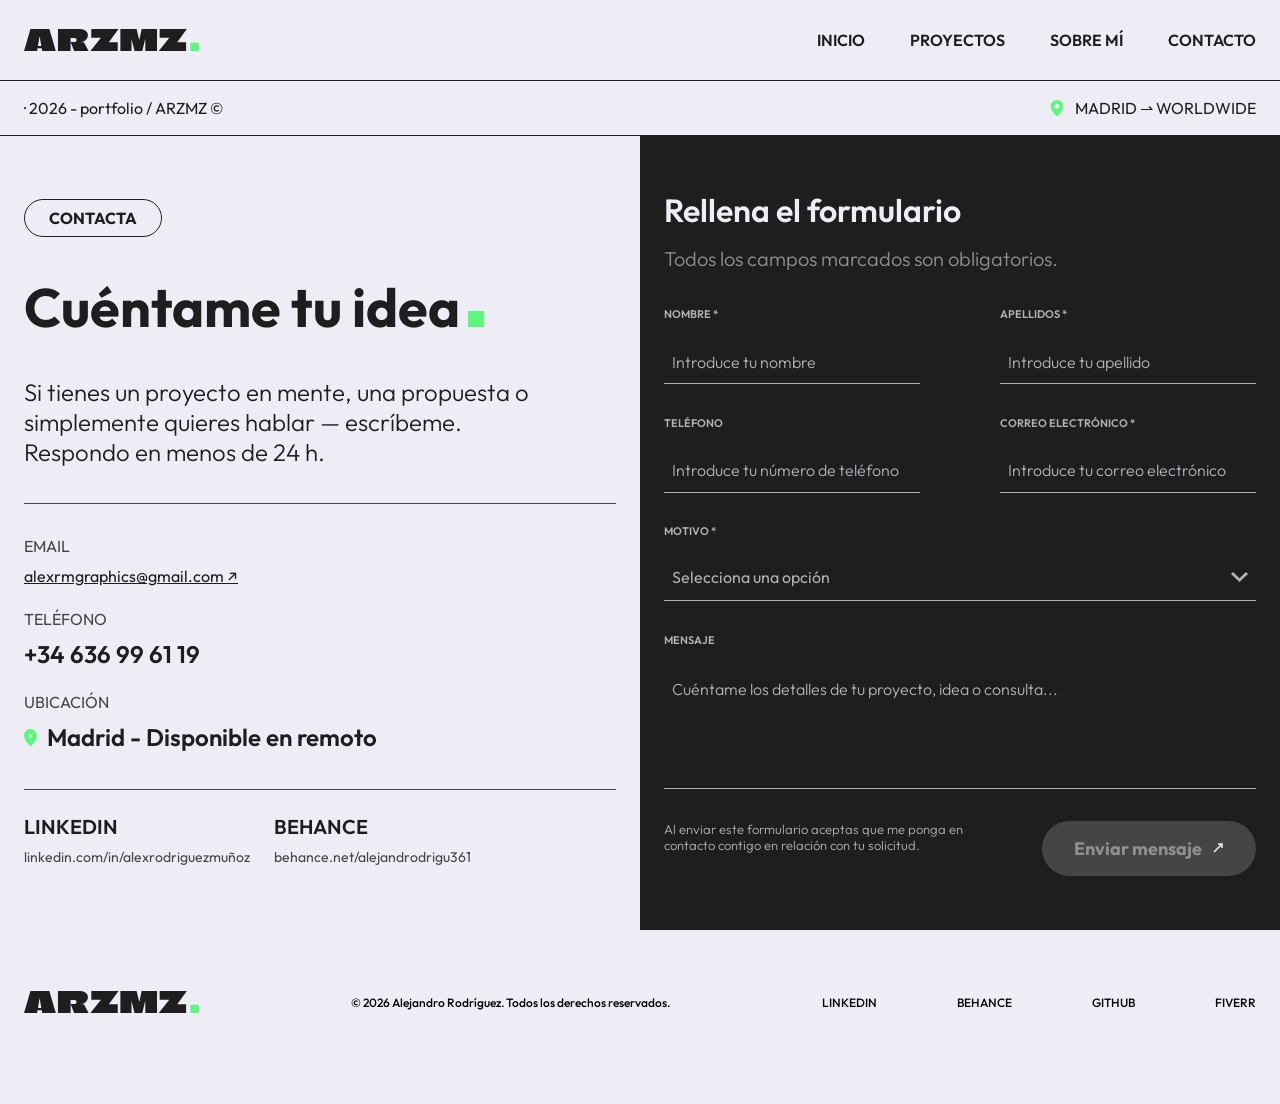
<file: contacto.html>
<!DOCTYPE html>
<html lang="en">

<head>
    <meta charset="UTF-8">
    <meta name="viewport" content="width=device-width, initial-scale=1.0">
    <title>Contacto | Alejandro Rodríguez</title>
    <link rel="stylesheet" href="css/contacto.css">
    <script src="js/menu.js" defer></script>
    <link rel="preconnect" href="https://fonts.googleapis.com">
    <link rel="preconnect" href="https://fonts.gstatic.com" crossorigin>
    <link
        href="https://fonts.googleapis.com/css2?family=Climate+Crisis:YEAR@1979&family=Outfit:wght@100..900&display=swap"
        rel="stylesheet">

</head>

<body>
    <!-- Estructura HTML Header -->

    <header class="Header">
        <a href="index.html" class="Header-logo" title="Ir a la página de inicio">
            <img class="Header-img" src="img/logo-arzmz.svg" alt="ARZMZ Logo" loading="lazy">
        </a>
        <button class="Header-button" type="button" title="Abrir menú">
            <svg xmlns="http://www.w3.org/2000/svg" width="16" height="16" fill="currentColor"
                class="Header-icon Header-icon--open" viewBox="0 0 16 16">
                <path fill-rule="evenodd"
                    d="M2.5 12a.5.5 0 0 1 .5-.5h10a.5.5 0 0 1 0 1H3a.5.5 0 0 1-.5-.5m0-4a.5.5 0 0 1 .5-.5h10a.5.5 0 0 1 0 1H3a.5.5 0 0 1-.5-.5m0-4a.5.5 0 0 1 .5-.5h10a.5.5 0 0 1 0 1H3a.5.5 0 0 1-.5-.5" />
            </svg>
            <svg xmlns="http://www.w3.org/2000/svg" width="16" height="16" fill="currentColor"
                class="Header-icon Header-icon--close" viewBox="0 0 16 16">
                <path
                    d="M2.146 2.854a.5.5 0 1 1 .708-.708L8 7.293l5.146-5.147a.5.5 0 0 1 .708.708L8.707 8l5.147 5.146a.5.5 0 0 1-.708.708L8 8.707l-5.146 5.147a.5.5 0 0 1-.708-.708L7.293 8z" />
            </svg>
        </button>
        <nav class="Header-nav">
            <ul class="Header-ul">
                <li class="Header-li Header-li--Home"><a href="index.html" title="Ir a la página de inicio">INICIO</a>
                </li>
                <li class="Header-li Header-li--Proyectos"><a href="proyectos.html"
                        title="Ver todos los proyectos">PROYECTOS</a></li>
                <li class="Header-li Header-li--Sobremi"><a href="sobremi.html"
                        title="Conocer más sobre Alejandro Rodríguez">SOBRE MÍ</a></li>
                <li class="Header-li Header-li--Contacto"><a href="contacto.html"
                        title="Ir a la página de contacto">CONTACTO</a></li>
            </ul>
        </nav>
    </header>
    <main class="Main">
        <!-- Estructura HTML Subheader -->

        <section class="Subheader">
            <p class="Subheader-p">· 2026 - portfolio / ARZMZ © </p>
            <div class="Subheader-Location">
                <svg class="Location-img" xmlns="http://www.w3.org/2000/svg" viewBox="0 0 32 32" role="img"
                    aria-label="Ubicación">
                    <path
                        d="M16,3C10.5,3,6,7.5,6,13c0,8.4,9,15.5,9.4,15.8c0.2,0.1,0.4,0.2,0.6,0.2s0.4-0.1,0.6-0.2C17,28.5,26,21.4,26,13C26,7.5,21.5,3,16,3z M16,17c-2.2,0-4-1.8-4-4s1.8-4,4-4s4,1.8,4,4S18.2,17,16,17z" />
                </svg>
                <p class="Location-p">MADRID ⇀ WORLDWIDE</p>
            </div>
        </section>

        <!-- Estructura HTML Contenido contacto -->

        <div class="Content">

            <!-- Información de contacto -->

            <section class="Info">
                <div class="Info-intro">
                    <span class="Info-chip">CONTACTA</span>
                    <div class="Info-title">
                        <h1 class="Info-h1">Cuéntame tu idea</h1><span class="Info-square" aria-hidden="true"></span>
                    </div>
                    <p class="Info-p">Si tienes un proyecto en mente, una propuesta o simplemente quieres hablar —
                        escríbeme.
                        Respondo en menos de 24 h.</p>
                </div>

                <div class="Info-data">
                    <div class="Info-item">
                        <p class="Info-label">EMAIL</p>
                        <a href="mailto:alexrmgraphics@gmail.com" class="Info-link"
                            title="Escribir un email a Alejandro Rodríguez">alexrmgraphics@gmail.com ↗</a>
                    </div>
                    <div class="Info-item">
                        <p class="Info-label">TELÉFONO</p>
                        <a href="tel:+34636996119" class="Info-value">+34 636 99 61
                            19</a>
                    </div>
                    <div class="Info-item">
                        <p class="Info-label">UBICACIÓN</p>
                        <p class="Info-value Info-value--location">
                            <img class="Info-pin" src="img/pin-green.svg" alt="Icono de ubicación" loading="lazy"
                                aria-hidden="true">
                            Madrid - Disponible en remoto
                        </p>
                    </div>
                </div>

                <ul class="Info-rrss">
                    <li class="Info-rrss-item">
                        <a href="https://www.linkedin.com/in/alexrodriguezmu%C3%B1oz/" class="Info-rrss-link"
                            target="_blank" rel="noopener noreferrer">LINKEDIN</a>
                        <p class="Info-rrss-url">linkedin.com/in/alexrodriguezmuñoz</p>
                    </li>
                    <li class="Info-rrss-item">
                        <a href="https://www.behance.net/alejandrodrigu361" class="Info-rrss-link"
                            target="_blank"
                            rel="noopener noreferrer">BEHANCE</a>
                        <p class="Info-rrss-url">behance.net/alejandrodrigu361</p>
                    </li>
                </ul>
            </section>

            <!-- Formulario de contacto -->

            <section class="Form">
                <div class="Form-title">
                    <h2 class="Form-h2">Rellena el formulario</h2>
                    <p class="Form-p">Todos los campos marcados son obligatorios.</p>
                </div>

                <form class="Form-form" action="#" method="post">
                    <div class="Form-row">
                        <div class="Form-field">
                            <label class="Form-label" for="nombre">NOMBRE *</label>
                            <input class="Form-input" type="text" id="nombre" name="nombre"
                                placeholder="Introduce tu nombre" required autocomplete="given-name">
                        </div>
                        <div class="Form-field">
                            <label class="Form-label" for="apellidos">APELLIDOS *</label>
                            <input class="Form-input" type="text" id="apellidos" name="apellidos"
                                placeholder="Introduce tu apellido" required autocomplete="family-name">
                        </div>
                    </div>
                    <div class="Form-row">
                        <div class="Form-field">
                            <label class="Form-label" for="telefono">TELÉFONO</label>
                            <input class="Form-input" type="tel" id="telefono" name="telefono"
                                placeholder="Introduce tu número de teléfono" autocomplete="tel">
                        </div>
                        <div class="Form-field">
                            <label class="Form-label" for="email">CORREO ELECTRÓNICO *</label>
                            <input class="Form-input" type="email" id="email" name="email"
                                placeholder="Introduce tu correo electrónico" required autocomplete="email">
                        </div>
                    </div>
                    <div class="Form-field">
                        <label class="Form-label" for="asunto">MOTIVO *</label>
                        <select class="Form-select" id="asunto" name="asunto" required>
                            <option value="" selected disabled>Selecciona una opción</option>
                            <option value="Proyecto UX/UI">Proyecto UX/UI</option>
                            <option value="Desarrollo Frontend">Desarrollo Frontend</option>
                            <option value="Diseño Gráfico / Branding">Diseño Gráfico / Branding</option>
                            <option value="Colaboración creativa">Colaboración creativa</option>
                            <option value="Propuesta de trabajo">Propuesta de trabajo</option>
                            <option value="Consulta general">Consulta general</option>
                        </select>
                    </div>
                    <div class="Form-field Form-field--message">
                        <label class="Form-label" for="mensaje">MENSAJE</label>
                        <textarea class="Form-textarea" id="mensaje" name="mensaje"
                            placeholder="Cuéntame los detalles de tu proyecto, idea o consulta..."></textarea>
                    </div>
                    <div class="Form-footer">
                        <p class="Form-legal">Al enviar este formulario aceptas que me ponga en contacto contigo en
                            relación con
                            tu solicitud.</p>
                        <button class="Form-submit" type="submit">
                            <span class="Form-submit-text">Enviar mensaje</span>
                            <img class="Form-submit-icon" src="img/arrow-button.svg" alt=""
                                loading="lazy" aria-hidden="true">
                        </button>
                    </div>
                </form>
            </section>
        </div>
    </main>
    <!-- Estructura Footer -->

    <footer class="Footer">
        <img class="Footer-img" src="img/logo-arzmz.svg" alt="Logo de Alejandro Rodríguez" loading="lazy">
        <p class="Footer-p">© 2026 Alejandro Rodríguez. Todos los derechos reservados.</p>
        <ul class="Footer-ul">
            <li><a href="https://www.linkedin.com/in/alexrodriguezmu%C3%B1oz/" class="Footer-linkedin"
                    title="Perfil de LinkedIn de Alejandro Rodríguez" target="_blank" rel="noreferrer">LINKEDIN</a></li>
            <li><a href="https://www.behance.net/alejandrodrigu361" class="Footer-behance"
                    title="Portfolio de Behance de Alejandro Rodríguez" target="_blank" rel="noreferrer">BEHANCE</a>
            </li>
            <li><a href="https://github.com/ALEXRZMZ" class="Footer-github"
                    title="Perfil de GitHub de Alejandro Rodríguez" target="_blank" rel="noreferrer">GITHUB</a></li>
            <li><a href="https://www.fiverr.com/alexrzmz" class="Footer-fiverr"
                    title="Perfil de Fiverr de Alejandro Rodríguez" target="_blank" rel="noreferrer">FIVERR</a></li>
        </ul>
    </footer>


</body>

</html>
</file>
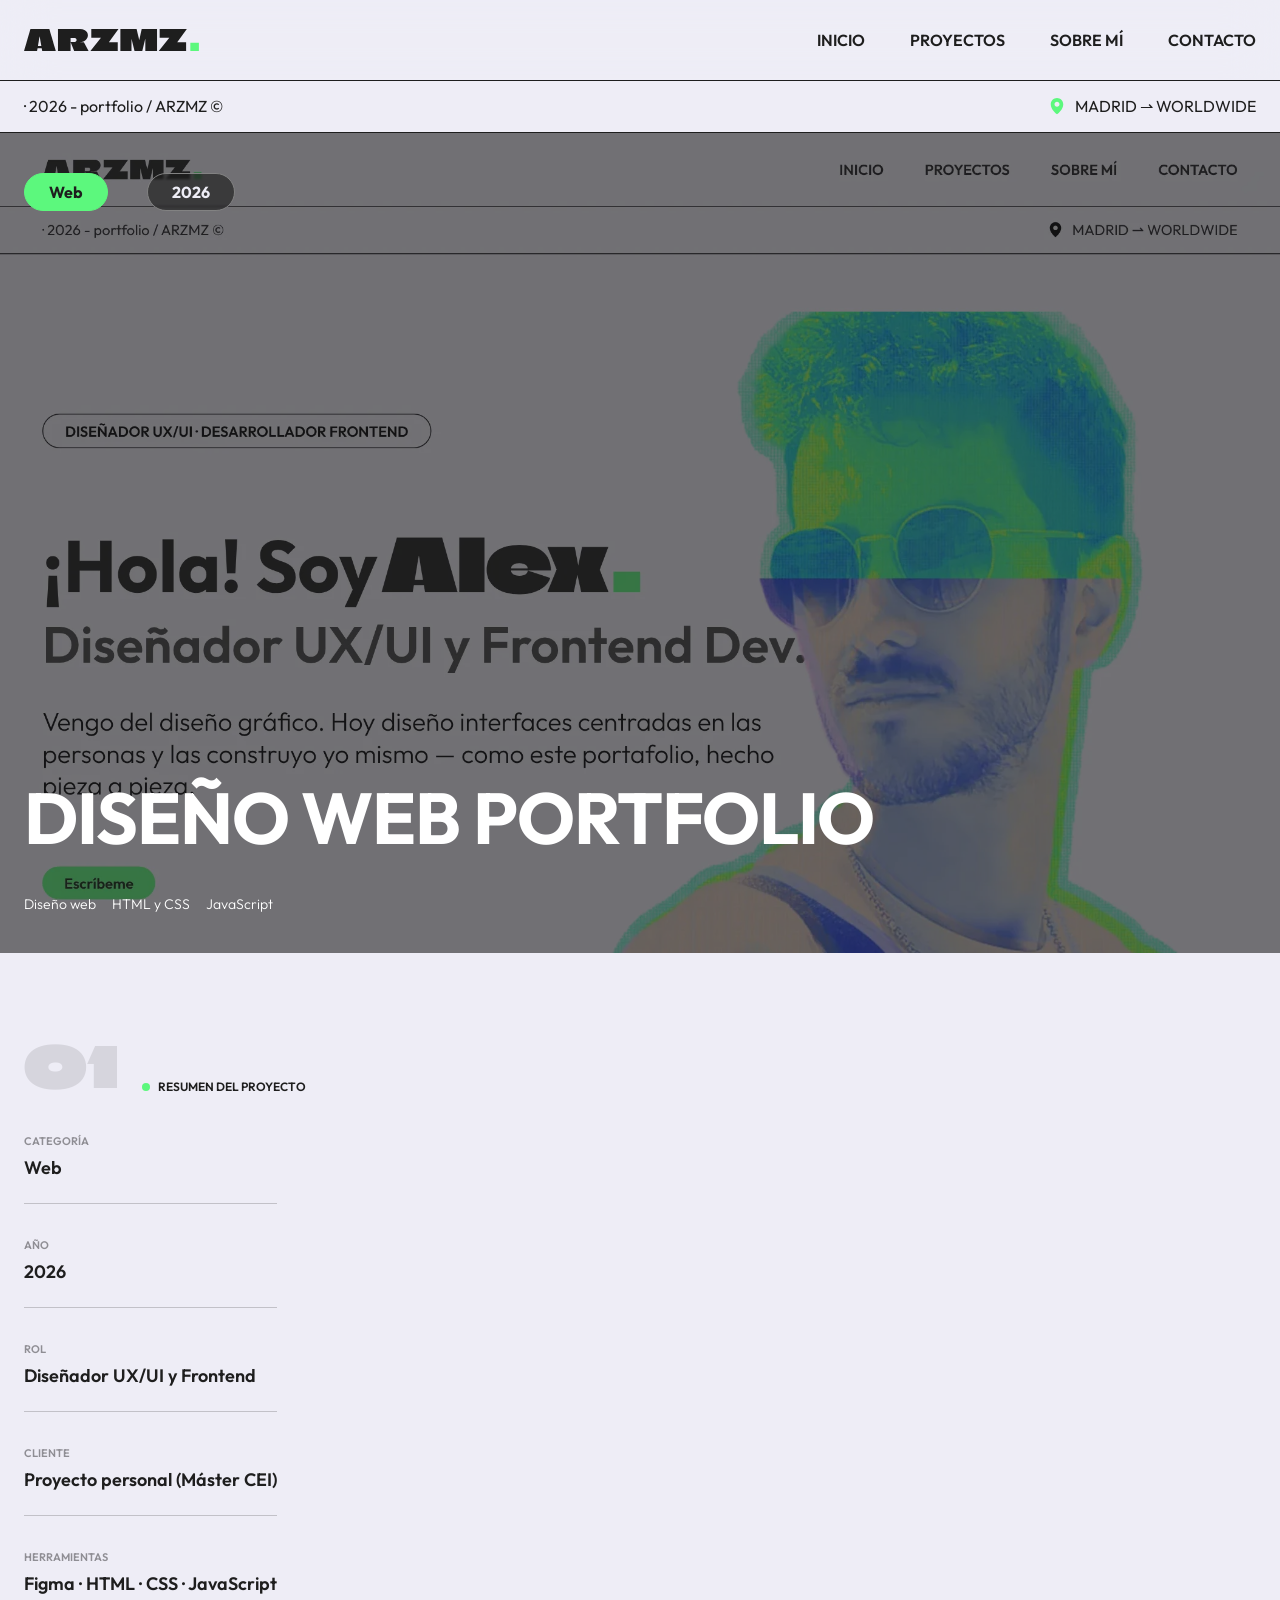
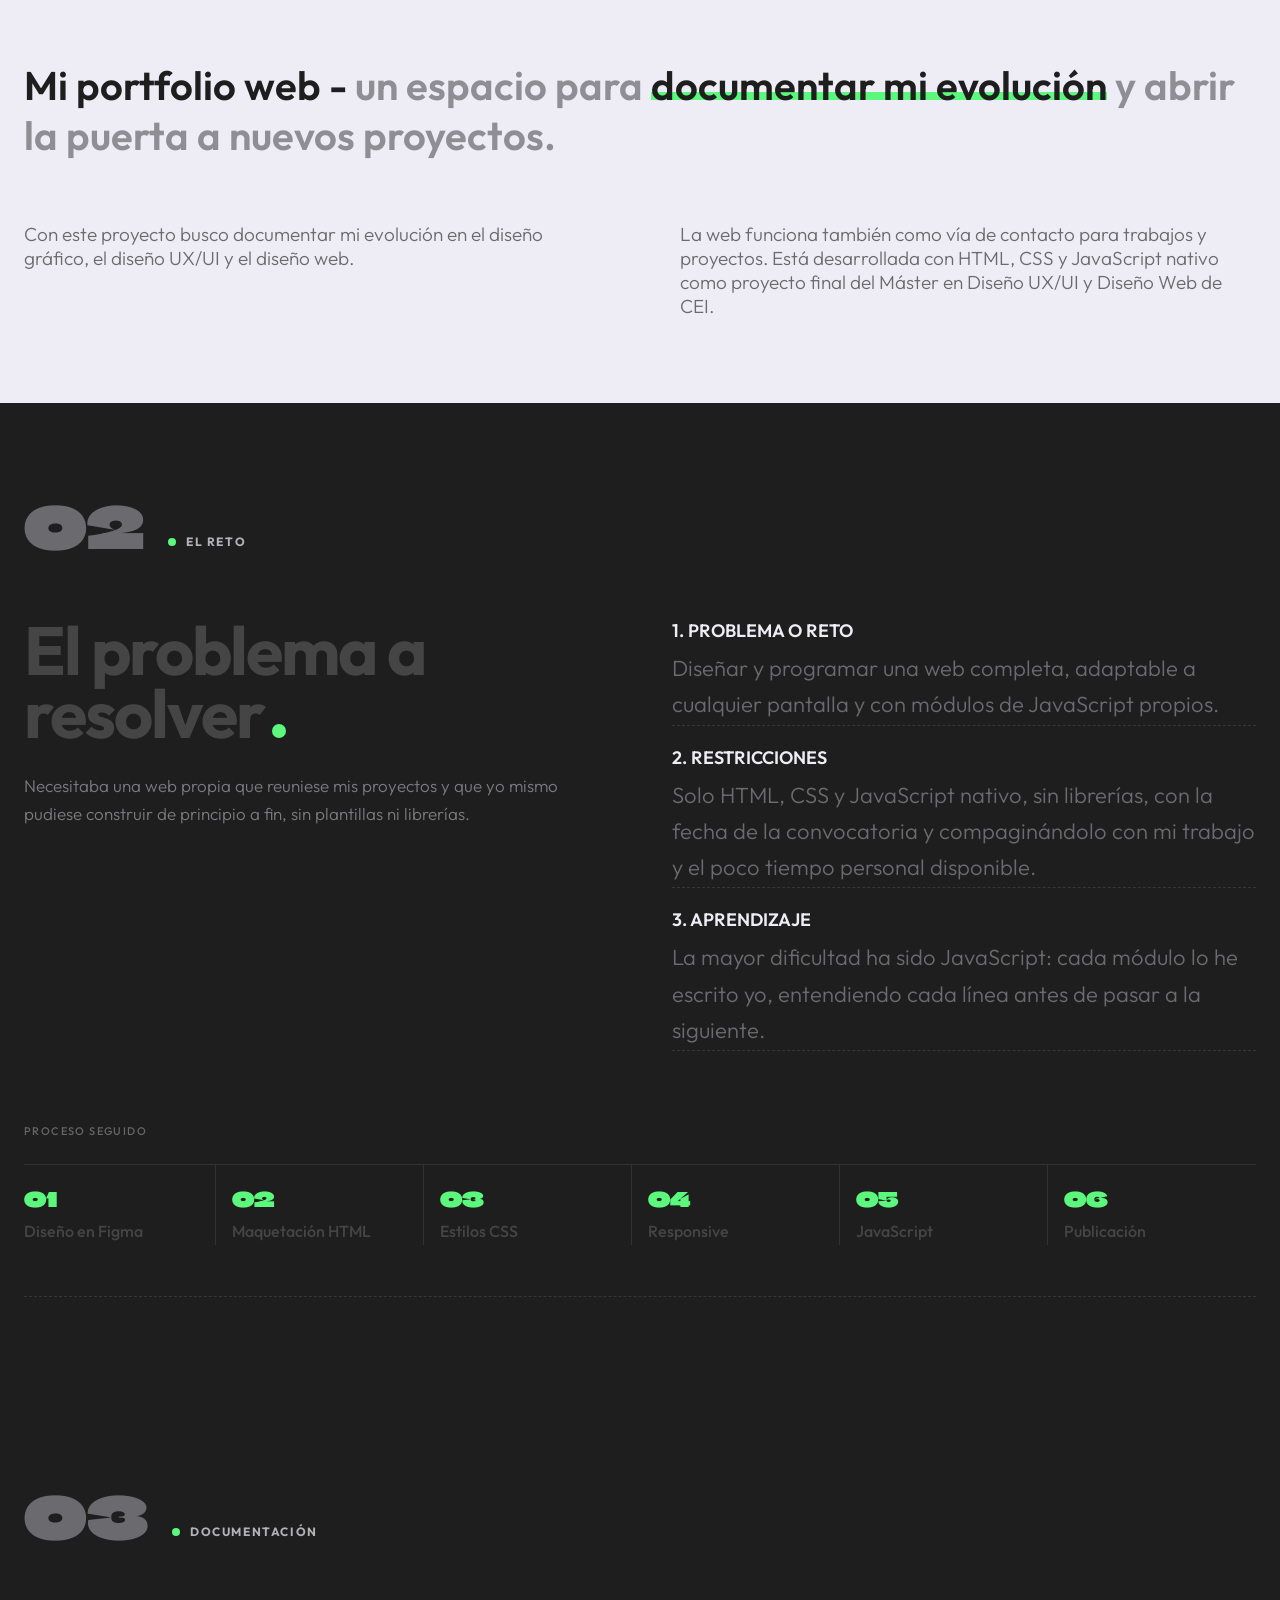
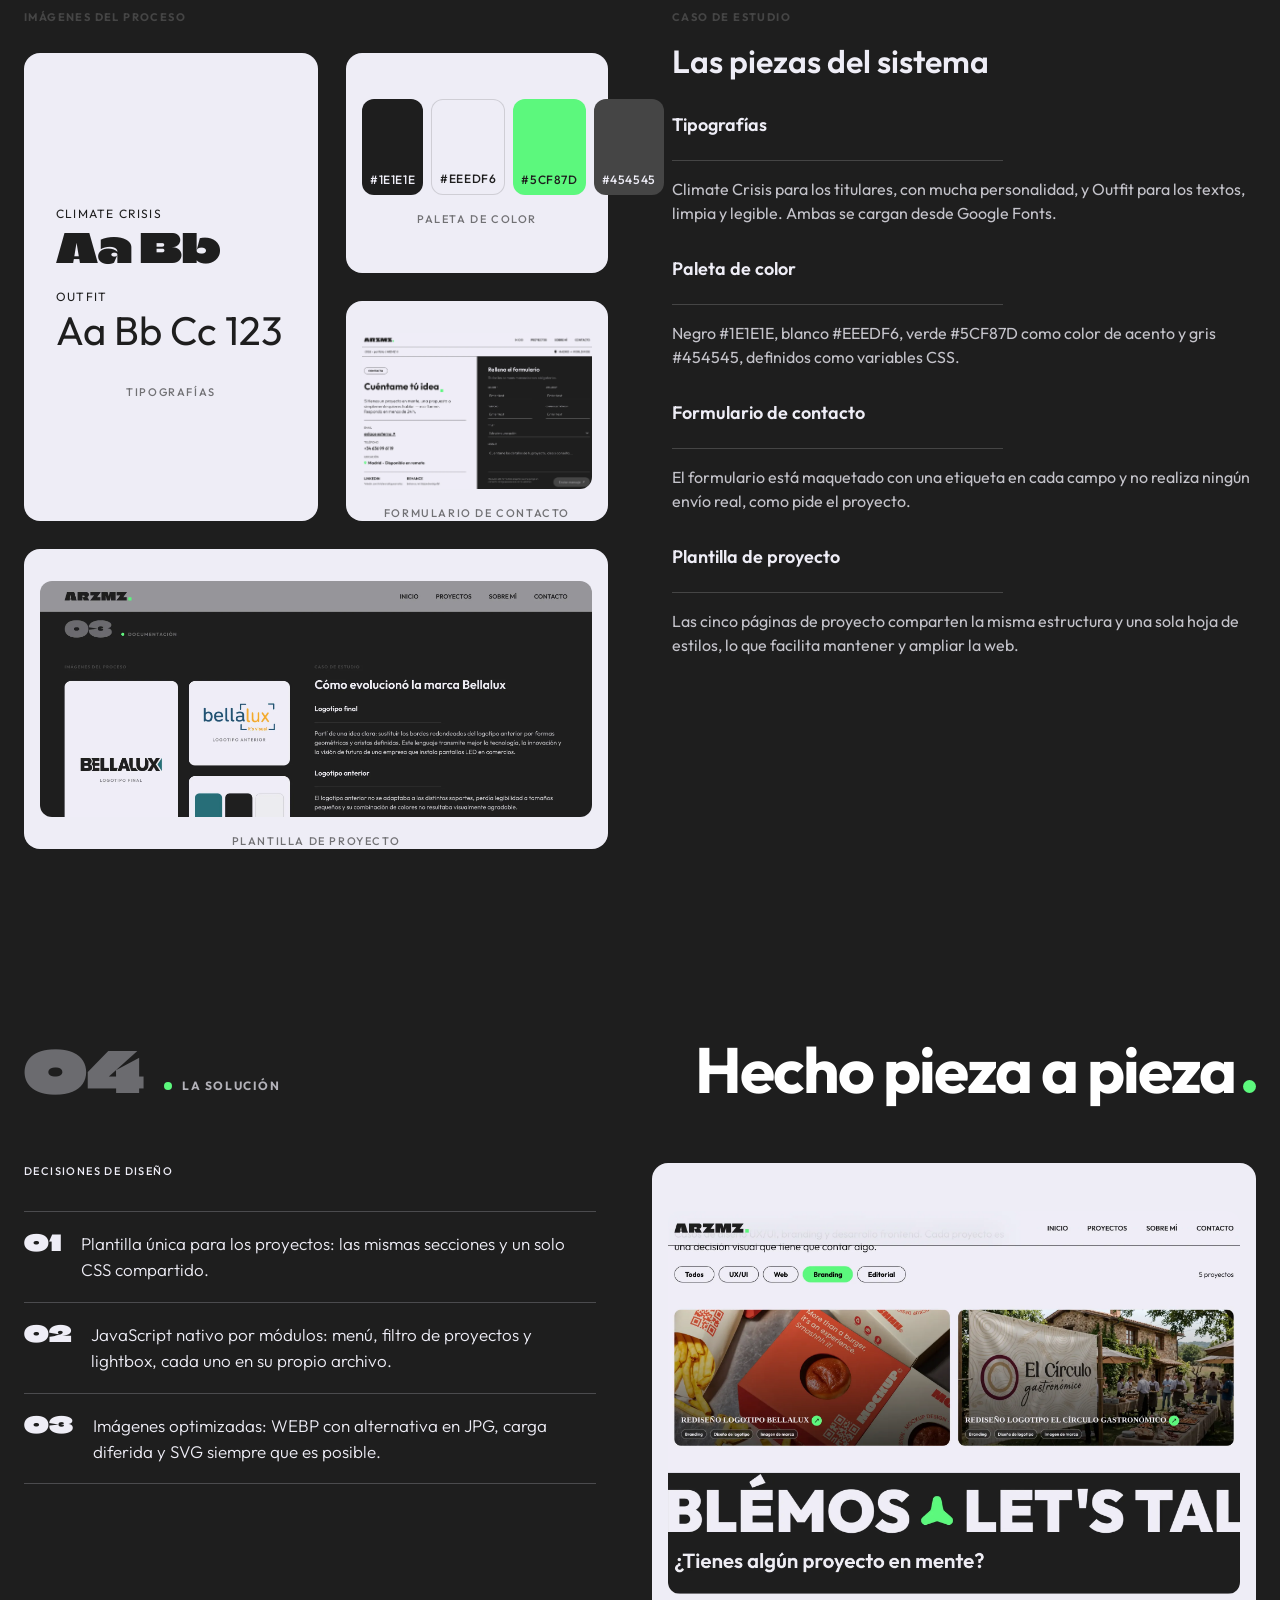
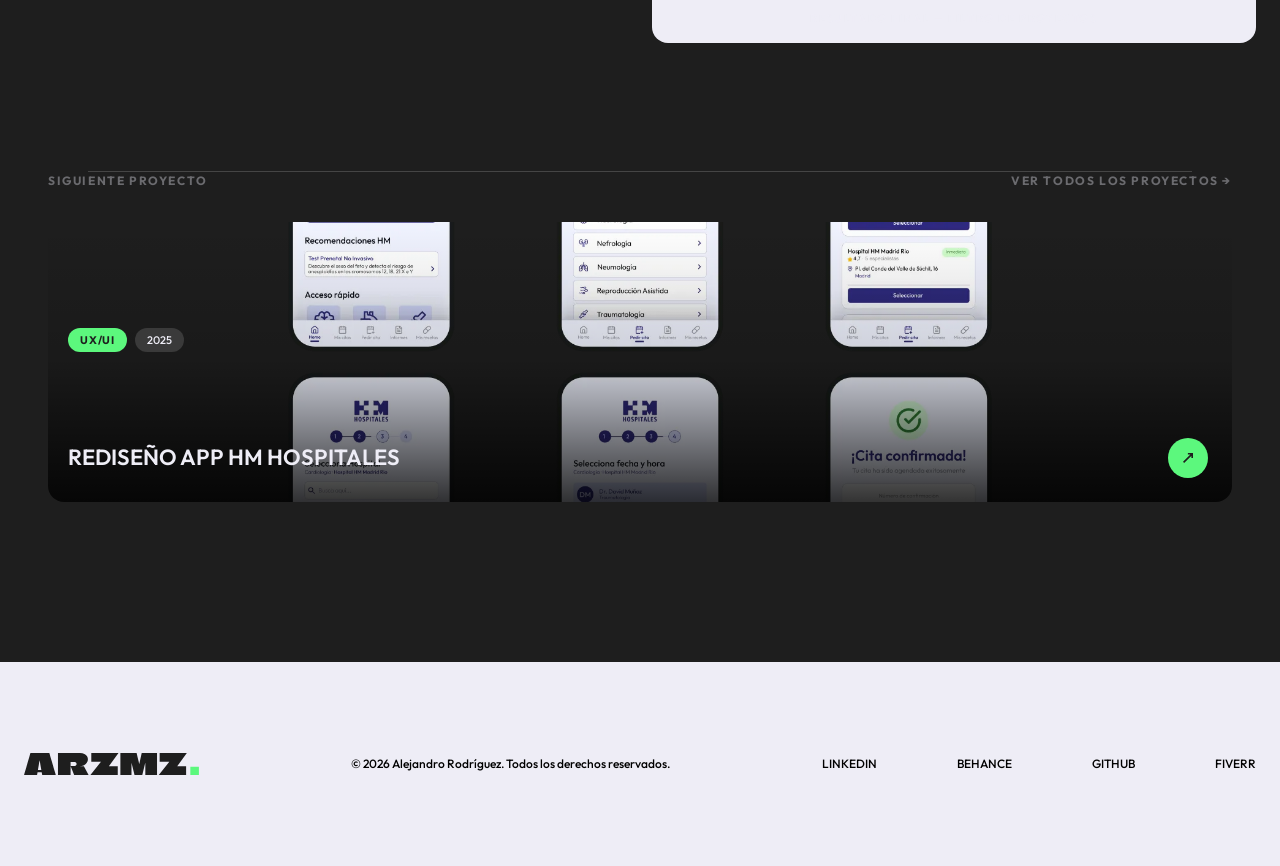
<file: diseno-web-portfolio.html>
<!DOCTYPE html>
<html lang="en">

<head>
    <meta charset="UTF-8">
    <meta name="viewport" content="width=device-width, initial-scale=1.0">
    <title>Diseño web portfolio | Alejandro Rodríguez</title>
    <link rel="stylesheet" href="css/proyecto.css">
    <script src="js/menu.js" defer></script>
    <link rel="preconnect" href="https://fonts.googleapis.com">
    <link rel="preconnect" href="https://fonts.gstatic.com" crossorigin>
    <link href="https://fonts.googleapis.com/css2?family=Climate+Crisis:YEAR@1979&family=Outfit:wght@100..900&display=swap" rel="stylesheet">

</head>

<body>
    <!-- Estructura HTML Header -->

    <header class="Header">
        <a href="index.html" class="Header-logo" title="Ir a la página de inicio">
            <img class="Header-img" src="img/logo-arzmz.svg" alt="ARZMZ Logo" loading="lazy">
        </a>
        <button class="Header-button" type="button" title="Abrir menú">
            <svg xmlns="http://www.w3.org/2000/svg" width="16" height="16" fill="currentColor" class="Header-icon Header-icon--open"
                viewBox="0 0 16 16">
                <path fill-rule="evenodd"
                    d="M2.5 12a.5.5 0 0 1 .5-.5h10a.5.5 0 0 1 0 1H3a.5.5 0 0 1-.5-.5m0-4a.5.5 0 0 1 .5-.5h10a.5.5 0 0 1 0 1H3a.5.5 0 0 1-.5-.5m0-4a.5.5 0 0 1 .5-.5h10a.5.5 0 0 1 0 1H3a.5.5 0 0 1-.5-.5" />
            </svg>
            <svg xmlns="http://www.w3.org/2000/svg" width="16" height="16" fill="currentColor" class="Header-icon Header-icon--close"
                viewBox="0 0 16 16">
                <path
                    d="M2.146 2.854a.5.5 0 1 1 .708-.708L8 7.293l5.146-5.147a.5.5 0 0 1 .708.708L8.707 8l5.147 5.146a.5.5 0 0 1-.708.708L8 8.707l-5.146 5.147a.5.5 0 0 1-.708-.708L7.293 8z" />
            </svg>
        </button>
        <nav class="Header-nav">
            <ul class="Header-ul">
                <li class="Header-li Header-li--Home"><a href="index.html" title="Ir a la página de inicio">INICIO</a></li>
                <li class="Header-li Header-li--Proyectos"><a href="proyectos.html" title="Ver todos los proyectos">PROYECTOS</a></li>
                <li class="Header-li Header-li--Sobremi"><a href="sobremi.html" title="Conocer más sobre Alejandro Rodríguez">SOBRE MÍ</a></li>
                <li class="Header-li Header-li--Contacto"><a href="contacto.html" title="Ir a la página de contacto">CONTACTO</a></li>
            </ul>
        </nav>
    </header>

    <!-- Estructura HTML Subheader -->

    <section class="Subheader">
        <p class="Subheader-p">· 2026 - portfolio / ARZMZ © </p>
        <div class="Subheader-Location">
            <svg class="Location-img" xmlns="http://www.w3.org/2000/svg" viewBox="0 0 32 32" role="img" aria-label="Ubicación">
                <path d="M16,3C10.5,3,6,7.5,6,13c0,8.4,9,15.5,9.4,15.8c0.2,0.1,0.4,0.2,0.6,0.2s0.4-0.1,0.6-0.2C17,28.5,26,21.4,26,13C26,7.5,21.5,3,16,3z M16,17c-2.2,0-4-1.8-4-4s1.8-4,4-4s4,1.8,4,4S18.2,17,16,17z" />
            </svg>
            <p class="Location-p">MADRID ⇀ WORLDWIDE</p>
        </div>
    </section>


    <!-- Estructura HTML Contenido -->

    <section class="ProjectHero">
        <picture>
            <source srcset="img/proyectos/portfolio-inicio-escritorio.webp" type="image/webp">
            <img class="ProjectHero-img" src="img/proyectos/portfolio-inicio-escritorio.jpg" alt="Página de inicio del portfolio en escritorio" loading="lazy">
        </picture>
        <div class="ProjectHero-overlay" aria-hidden="true"></div>
        <div class="ProjectHero-chips">
            <span class="Chip Chip--primary">Web</span>
            <span class="Chip Chip--dark">2026</span>
        </div>
        <div class="ProjectHero-info">
            <h1 class="ProjectHero-title">DISEÑO WEB PORTFOLIO</h1>
            <ul class="ProjectHero-tags">
                <li>Diseño web</li>
                <li>HTML y CSS</li>
                <li>JavaScript</li>
            </ul>
        </div>
    </section>

    <!-- Estructura HTML primera sección -->

    <section class="Summary">
        <div class="Summary-header">
            <span class="Summary-number" aria-hidden="true">01</span>
            <div class="Summary-title">
                <span class="Summary-dot" aria-hidden="true"></span>
                <h2 class="Summary-h2">RESUMEN DEL PROYECTO</h2>
            </div>
        </div>
        <div class="Summary-body">
            <ul class="Summary-list">
                <li class="Summary-item">
                    <p class="Summary-label">CATEGORÍA</p>
                    <p class="Summary-category">Web</p>
                </li>
                <li class="Summary-item">
                    <p class="Summary-label">AÑO</p>
                    <p class="Summary-category">2026</p>
                </li>
                <li class="Summary-item">
                    <p class="Summary-label">ROL</p>
                    <p class="Summary-category">Diseñador UX/UI y Frontend</p>
                </li>
                <li class="Summary-item">
                    <p class="Summary-label">CLIENTE</p>
                    <p class="Summary-category">Proyecto personal (Máster CEI)</p>
                </li>
                <li class="Summary-item Summary-item--last">
                    <p class="Summary-label">HERRAMIENTAS</p>
                    <p class="Summary-category">Figma · HTML · CSS · JavaScript</p>
                </li>
            </ul>
            <div class="Summary-content">
                <p class="Summary-lead">
                    <span class="Summary-strong">Mi portfolio web -</span>
                    un espacio para
                    <mark class="Summary-highlight Summary-strong">documentar mi evolución</mark>
                    y abrir la puerta a nuevos proyectos.
                </p>
                <div class="Summary-Text">
                    <p class="Text-p">Con este proyecto busco documentar mi evolución en el diseño gráfico, el diseño
                        UX/UI y el diseño web.</p>
                    <p class="Text-p">La web funciona también como vía de contacto para trabajos y proyectos. Está
                        desarrollada con HTML, CSS y JavaScript nativo como proyecto final del Máster en Diseño UX/UI
                        y Diseño Web de CEI.</p>
                </div>
            </div>
        </div>
    </section>

    <!-- Estructura HTML segunda sección -->

    <section class="Challenge">
        <div class="Challenge-header">
            <span class="Challenge-number" aria-hidden="true">02</span>
            <div class="Challenge-title">
                <span class="Challenge-dot" aria-hidden="true"></span>
                <h2 class="Challenge-h2">El reto</h2>
            </div>
        </div>
        <div class="Challenge-body">
            <div class="Challenge-intro">
                <h3 class="Challenge-heading">El problema a resolver<span class="Challenge-headingDot" aria-hidden="true"></span></h3>
                <p class="Challenge-text">Necesitaba una web propia que reuniese mis proyectos y que yo mismo pudiese
                    construir de principio a fin, sin plantillas ni librerías.</p>
            </div>
            <ul class="Challenge-cards">
                <li class="Challenge-card">
                    <h3 class="Challenge-cardTitle">1. PROBLEMA O RETO</h3>
                    <p class="Challenge-cardText">Diseñar y programar una web completa, adaptable a cualquier pantalla y con módulos de JavaScript propios.</p>
                </li>
                <li class="Challenge-card">
                    <h3 class="Challenge-cardTitle">2. RESTRICCIONES</h3>
                    <p class="Challenge-cardText">Solo HTML, CSS y JavaScript nativo, sin librerías, con la fecha de la convocatoria y compaginándolo con mi trabajo y el poco tiempo personal disponible.</p>
                </li>
                <li class="Challenge-card">
                    <h3 class="Challenge-cardTitle">3. APRENDIZAJE</h3>
                    <p class="Challenge-cardText">La mayor dificultad ha sido JavaScript: cada módulo lo he escrito yo, entendiendo cada línea antes de pasar a la siguiente.</p>
                </li>
            </ul>
        </div>
        <div class="Challenge-process">
            <h3 class="Challenge-processLabel">Proceso seguido</h3>
            <ol class="Challenge-steps">
                <li class="Challenge-step Challenge-step--first">
                    <span class="Challenge-stepNumber">01</span>
                    <span class="Challenge-stepName">Diseño en Figma</span>
                </li>
                <li class="Challenge-step Challenge-step--second">
                    <span class="Challenge-stepNumber">02</span>
                    <span class="Challenge-stepName">Maquetación HTML</span>
                </li>
                <li class="Challenge-step Challenge-step--third">
                    <span class="Challenge-stepNumber">03</span>
                    <span class="Challenge-stepName">Estilos CSS</span>
                </li>
                <li class="Challenge-step Challenge-step--fourth">
                    <span class="Challenge-stepNumber">04</span>
                    <span class="Challenge-stepName">Responsive</span>
                </li>
                <li class="Challenge-step Challenge-step--fifth">
                    <span class="Challenge-stepNumber">05</span>
                    <span class="Challenge-stepName">JavaScript</span>
                </li>
                <li class="Challenge-step Challenge-step--sixth">
                    <span class="Challenge-stepNumber">06</span>
                    <span class="Challenge-stepName">Publicación</span>
                </li>
            </ol>
            <div class="Challenge-divider"></div>
        </div>
    </section>

    <!-- Estructura HTML sección documentación -->


    <section class="Documentation">
        <div class="Documentation-header">
            <span class="Documentation-number" aria-hidden="true">03</span>
            <div class="Documentation-title">
                <span class="Documentation-dot" aria-hidden="true"></span>
                <h2 class="Documentation-h2">Documentación</h2>
            </div>
        </div>
        <div class="Documentation-body">
            <div class="Documentation-gallery">
                <p class="Documentation-label">Imágenes del proceso</p>
                <div class="Documentation-grid">
                    <figure class="Documentation-media Documentation-media--tall Documentation-media--light">
                        <div class="Specimen">
                            <p class="Specimen-name">Climate Crisis</p>
                            <p class="Specimen-sample Specimen-sample--display">Aa Bb</p>
                            <p class="Specimen-name">Outfit</p>
                            <p class="Specimen-sample">Aa Bb Cc 123</p>
                        </div>
                        <figcaption class="Documentation-caption">Tipografías</figcaption>
                    </figure>
                    <div class="Documentation-stack">
                        <figure class="Documentation-media Documentation-media--small Documentation-media--light">
                            <ul class="Palette">
                                <li class="Palette-color Palette-color--webnegro"><span class="Palette-hex">#1E1E1E</span></li>
                                <li class="Palette-color Palette-color--webblanco"><span class="Palette-hex">#EEEDF6</span></li>
                                <li class="Palette-color Palette-color--webverde"><span class="Palette-hex">#5CF87D</span></li>
                                <li class="Palette-color Palette-color--webgris"><span class="Palette-hex">#454545</span></li>
                            </ul>
                            <figcaption class="Documentation-caption">Paleta de color</figcaption>
                        </figure>
                        <figure class="Documentation-media Documentation-media--small Documentation-media--light">
                            <picture>
                        <source srcset="img/proyectos/portfolio-contacto.webp" type="image/webp">
                        <img class="Documentation-img Documentation-img--captura" src="img/proyectos/portfolio-contacto.jpg" alt="Página de contacto del portfolio con el formulario" loading="lazy">
                    </picture>
                            <figcaption class="Documentation-caption">Formulario de contacto</figcaption>
                        </figure>
                    </div>
                </div>
                <figure class="Documentation-media Documentation-media--wide Documentation-media--light">
                    <picture>
                        <source srcset="img/proyectos/portfolio-pagina-proyecto.webp" type="image/webp">
                        <img class="Documentation-img Documentation-img--captura" src="img/proyectos/portfolio-pagina-proyecto.jpg" alt="Sección de documentación de una página de proyecto del portfolio" loading="lazy">
                    </picture>
                    <figcaption class="Documentation-caption">Plantilla de proyecto</figcaption>
                </figure>
            </div>
            <div class="Documentation-content">
                <div class="Documentation-intro">
                    <p class="Documentation-label">Caso de estudio</p>
                    <h3 class="Documentation-heading">Las piezas del sistema</h3>
                </div>
                <ul class="Documentation-list">
                    <li class="Documentation-item">
                        <h4 class="Documentation-itemTitle">Tipografías</h4>
                        <p class="Documentation-itemText">Climate Crisis para los titulares, con mucha personalidad, y Outfit para los textos, limpia y legible. Ambas se cargan desde Google Fonts.</p>
                    </li>
                    <li class="Documentation-item">
                        <h4 class="Documentation-itemTitle">Paleta de color</h4>
                        <p class="Documentation-itemText">Negro #1E1E1E, blanco #EEEDF6, verde #5CF87D como color de acento y gris #454545, definidos como variables CSS.</p>
                    </li>
                    <li class="Documentation-item">
                        <h4 class="Documentation-itemTitle">Formulario de contacto</h4>
                        <p class="Documentation-itemText">El formulario está maquetado con una etiqueta en cada campo y no realiza ningún envío real, como pide el proyecto.</p>
                    </li>
                    <li class="Documentation-item">
                        <h4 class="Documentation-itemTitle">Plantilla de proyecto</h4>
                        <p class="Documentation-itemText">Las cinco páginas de proyecto comparten la misma estructura y una sola hoja de estilos, lo que facilita mantener y ampliar la web.</p>
                    </li>
                </ul>
            </div>
        </div>
    </section>

    <!-- Estructura HTML sección solución -->

    <section class="Solution">
        <div class="Solution-header">
            <div class="Solution-index">
                <span class="Solution-number" aria-hidden="true">04</span>
                <div class="Solution-title">
                    <span class="Solution-dot" aria-hidden="true"></span>
                    <h2 class="Solution-h2">La solución</h2>
                </div>
            </div>
            <h3 class="Solution-heading">Hecho pieza a pieza<span class="Solution-headingDot"></span></h3>
        </div>
        <div class="Solution-body">
            <div class="Solution-decisions">
                <p class="Solution-label">Decisiones de diseño</p>
                <ol class="Solution-list">
                    <li class="Solution-item">
                        <span class="Solution-itemNumber" aria-hidden="true">01</span>
                        <p class="Solution-itemText">Plantilla única para los proyectos: las mismas secciones y un solo CSS compartido.</p>
                    </li>
                    <li class="Solution-item">
                        <span class="Solution-itemNumber" aria-hidden="true">02</span>
                        <p class="Solution-itemText">JavaScript nativo por módulos: menú, filtro de proyectos y lightbox, cada uno en su propio archivo.</p>
                    </li>
                    <li class="Solution-item">
                        <span class="Solution-itemNumber" aria-hidden="true">03</span>
                        <p class="Solution-itemText">Imágenes optimizadas: WEBP con alternativa en JPG, carga diferida y SVG siempre que es posible.</p>
                    </li>
                </ol>
            </div>
            <figure class="Solution-media Solution-media--main">
                <picture>
                    <source srcset="img/proyectos/portfolio-filtro-proyectos.webp" type="image/webp">
                    <img class="Solution-img Solution-img--captura" src="img/proyectos/portfolio-filtro-proyectos.jpg" alt="Página de proyectos con el filtro de branding activo" loading="lazy">
                </picture>
                <figcaption class="Solution-caption">Resultado final — filtro de proyectos</figcaption>
            </figure>
        </div>

        <!-- Estructura HTML siguiente proyecto -->

        <nav class="NextProject" aria-label="Siguiente proyecto">
            <div class="NextProject-top">
                <p class="NextProject-label">Siguiente proyecto</p>
                <a class="NextProject-all" href="proyectos.html" title="Ver todos los proyectos">Ver todos los proyectos →</a>
            </div>
            <a class="NextProject-card" href="rediseno-app-hm-hospitales.html" title="Ver el proyecto Rediseño app HM Hospitales">
                <picture>
                    <source srcset="img/proyectos/hm-hospitales-flujo-cita.webp" type="image/webp">
                    <img class="NextProject-img" src="img/proyectos/hm-hospitales-flujo-cita.jpg" alt="Portada del proyecto Rediseño app HM Hospitales" loading="lazy">
                </picture>
                <div class="NextProject-chips">
                    <span class="NextProject-chip NextProject-chip--primary">UX/UI</span>
                    <span class="NextProject-chip NextProject-chip--dark">2025</span>
                </div>
                <div class="NextProject-info">
                    <h3 class="NextProject-title">REDISEÑO APP HM HOSPITALES</h3>
                    <span class="NextProject-arrow">
                        <img src="img/arrow-up-right.svg" alt="Flecha hacia el proyecto" width="9" height="9" loading="lazy">
                    </span>
                </div>
            </a>
        </nav>
    </section>

    <!-- Estructura Footer -->

    <footer class="Footer">
        <img class="Footer-img" src="img/logo-arzmz.svg" alt="Logo de Alejandro Rodríguez" loading="lazy">
        <p class="Footer-p">© 2026 Alejandro Rodríguez. Todos los derechos reservados.</p>
        <ul class="Footer-ul">
            <li><a href="https://www.linkedin.com/in/alexrodriguezmu%C3%B1oz/" class="Footer-linkedin"
                    title="Perfil de LinkedIn de Alejandro Rodríguez" target="_blank" rel="noreferrer">LINKEDIN</a></li>
            <li><a href="https://www.behance.net/alejandrodrigu361" class="Footer-behance"
                    title="Portfolio de Behance de Alejandro Rodríguez" target="_blank" rel="noreferrer">BEHANCE</a>
            </li>
            <li><a href="https://github.com/ALEXRZMZ" class="Footer-github"
                    title="Perfil de GitHub de Alejandro Rodríguez" target="_blank" rel="noreferrer">GITHUB</a></li>
            <li><a href="https://www.fiverr.com/alexrzmz" class="Footer-fiverr"
                    title="Perfil de Fiverr de Alejandro Rodríguez" target="_blank" rel="noreferrer">FIVERR</a></li>
        </ul>
    </footer>

</body>
</file>
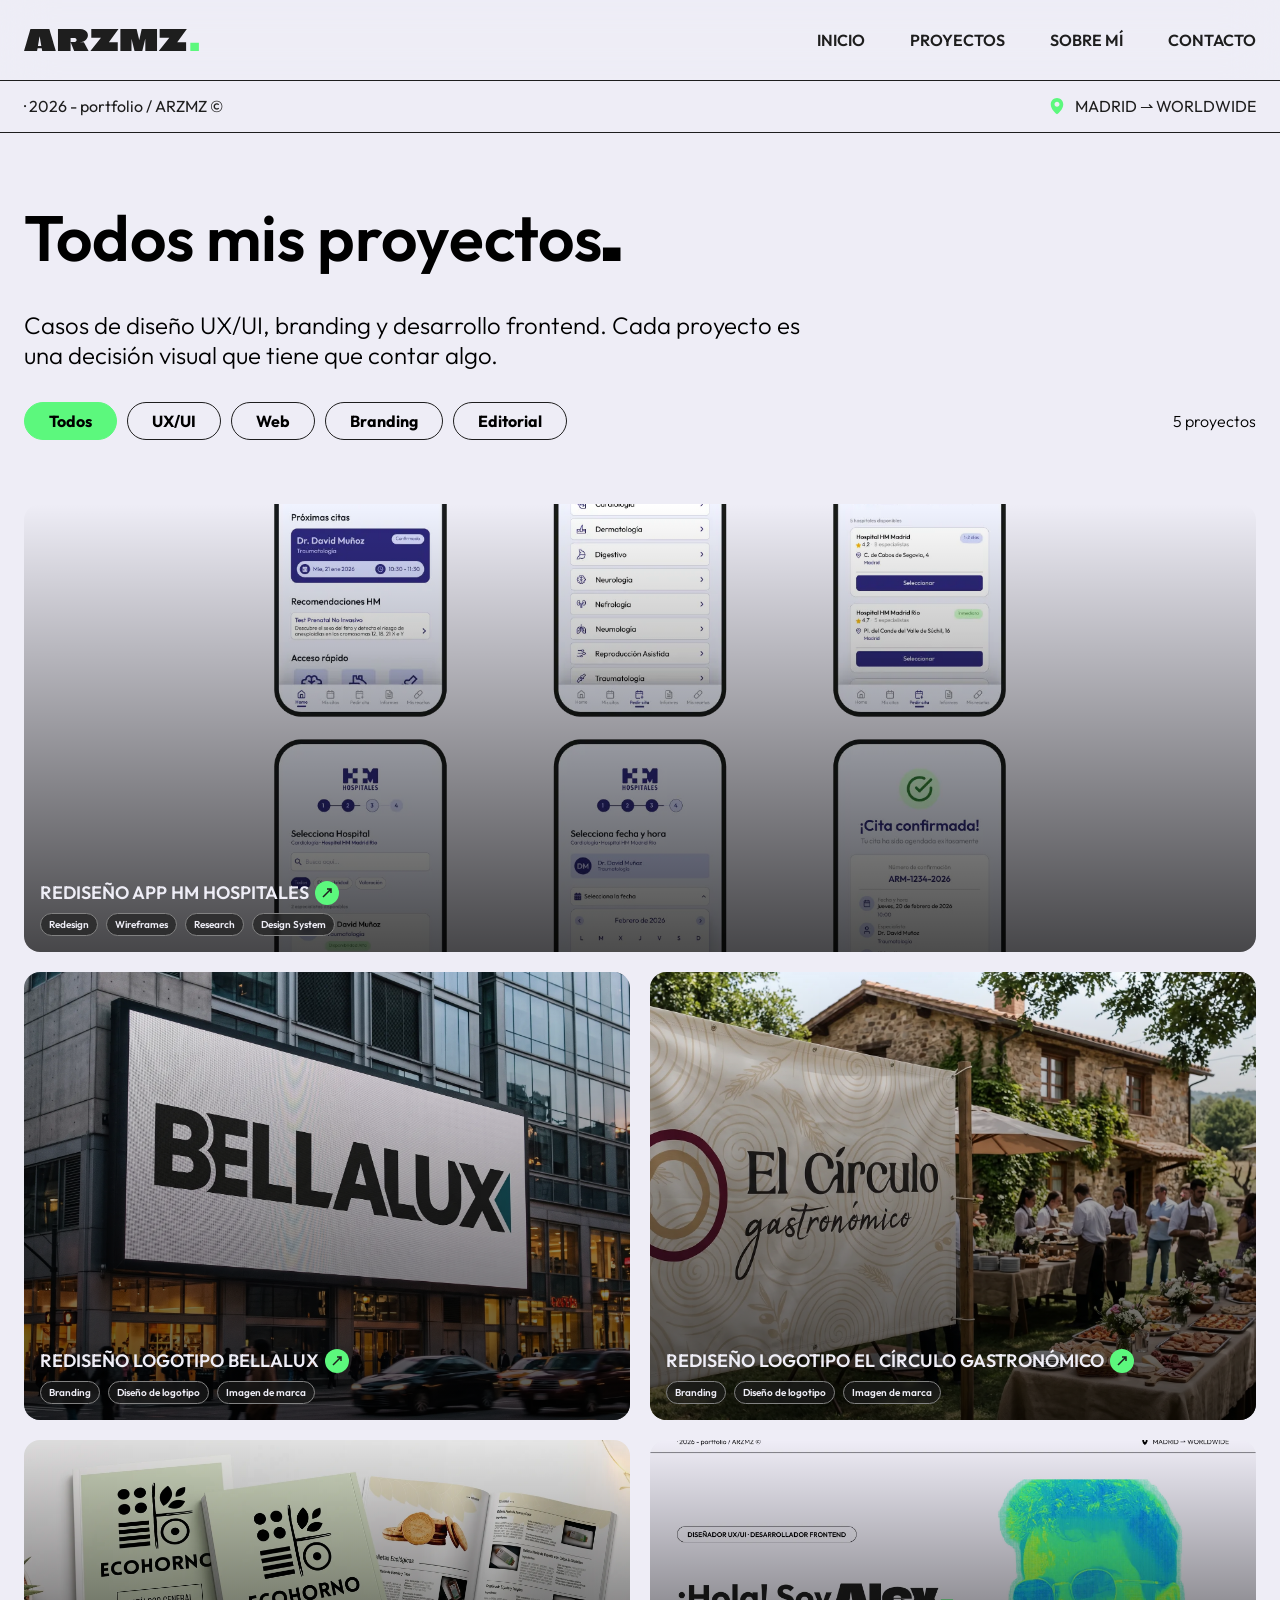
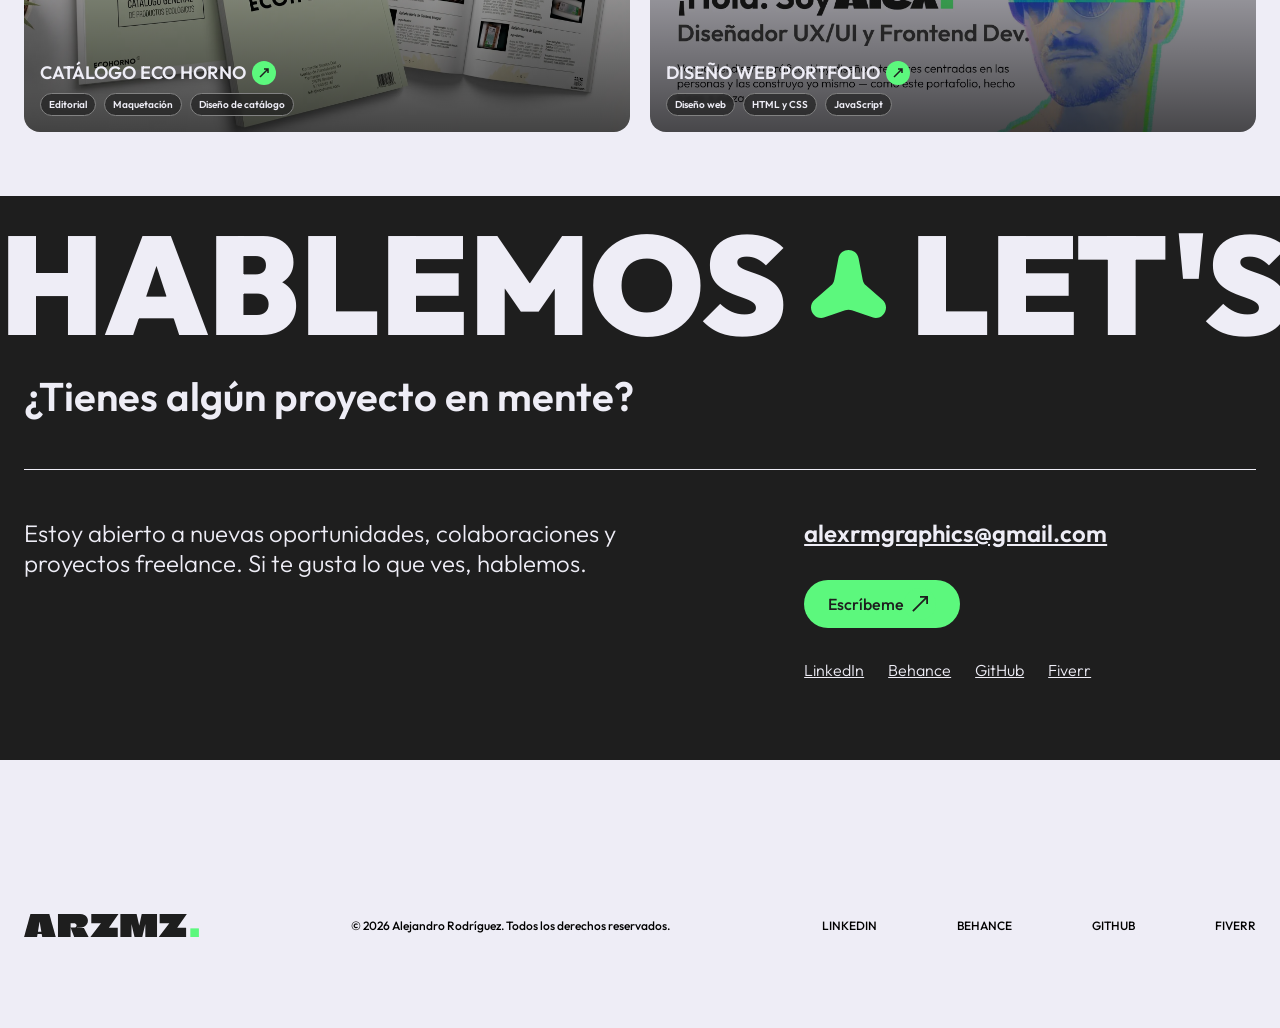
<file: proyectos.html>
<!DOCTYPE html>
<html lang="en">

<head>
    <meta charset="UTF-8">
    <meta name="viewport" content="width=device-width, initial-scale=1.0">
    <title>Proyectos | Alejandro Rodríguez</title>
    <link rel="stylesheet" href="css/proyectos.css">
    <script src="js/menu.js" defer></script>
    <script src="js/proyectos.js" defer></script>
    <link rel="preconnect" href="https://fonts.googleapis.com">
    <link rel="preconnect" href="https://fonts.gstatic.com" crossorigin>
    <link href="https://fonts.googleapis.com/css2?family=Climate+Crisis:YEAR@1979&family=Outfit:wght@100..900&display=swap" rel="stylesheet">

</head>

<body>
    <!-- Estructura HTML Header -->

    <header class="Header">
        <a href="index.html" class="Header-logo" title="Ir a la página de inicio">
            <img class="Header-img" src="img/logo-arzmz.svg" alt="ARZMZ Logo" loading="lazy">
        </a>
        <button class="Header-button" type="button" title="Abrir menú">
            <svg xmlns="http://www.w3.org/2000/svg" width="16" height="16" fill="currentColor" class="Header-icon Header-icon--open"
                viewBox="0 0 16 16">
                <path fill-rule="evenodd"
                    d="M2.5 12a.5.5 0 0 1 .5-.5h10a.5.5 0 0 1 0 1H3a.5.5 0 0 1-.5-.5m0-4a.5.5 0 0 1 .5-.5h10a.5.5 0 0 1 0 1H3a.5.5 0 0 1-.5-.5m0-4a.5.5 0 0 1 .5-.5h10a.5.5 0 0 1 0 1H3a.5.5 0 0 1-.5-.5" />
            </svg>
            <svg xmlns="http://www.w3.org/2000/svg" width="16" height="16" fill="currentColor" class="Header-icon Header-icon--close"
                viewBox="0 0 16 16">
                <path
                    d="M2.146 2.854a.5.5 0 1 1 .708-.708L8 7.293l5.146-5.147a.5.5 0 0 1 .708.708L8.707 8l5.147 5.146a.5.5 0 0 1-.708.708L8 8.707l-5.146 5.147a.5.5 0 0 1-.708-.708L7.293 8z" />
            </svg>
        </button>
        <nav class="Header-nav">
            <ul class="Header-ul">
                <li class="Header-li Header-li--Home"><a href="index.html" title="Ir a la página de inicio">INICIO</a></li>
                <li class="Header-li Header-li--Proyectos"><a href="proyectos.html" title="Ver todos los proyectos">PROYECTOS</a></li>
                <li class="Header-li Header-li--Sobremi"><a href="sobremi.html" title="Conocer más sobre Alejandro Rodríguez">SOBRE MÍ</a></li>
                <li class="Header-li Header-li--Contacto"><a href="contacto.html" title="Ir a la página de contacto">CONTACTO</a></li>
            </ul>
        </nav>
    </header>
    <main class="Main">
    <!-- Estructura HTML Subheader -->

    <section class="Subheader">
        <p class="Subheader-p">· 2026 - portfolio / ARZMZ © </p>
        <div class="Subheader-Location">
            <svg class="Location-img" xmlns="http://www.w3.org/2000/svg" viewBox="0 0 32 32" role="img" aria-label="Ubicación">
                <path d="M16,3C10.5,3,6,7.5,6,13c0,8.4,9,15.5,9.4,15.8c0.2,0.1,0.4,0.2,0.6,0.2s0.4-0.1,0.6-0.2C17,28.5,26,21.4,26,13C26,7.5,21.5,3,16,3z M16,17c-2.2,0-4-1.8-4-4s1.8-4,4-4s4,1.8,4,4S18.2,17,16,17z" />
            </svg>
            <p class="Location-p">MADRID ⇀ WORLDWIDE</p>
        </div>
    </section>


    <div class="Content">

        <!------------ Estructura HTML Title ------------>

        <div class="Content-Projects">
            <div class="Projects-title">
                <h1 class="Projects-h1">Todos mis proyectos<span class="Projects-square" aria-hidden="true">.</span></h1>
                <p class="Projects-p">Casos de diseño UX/UI, branding y desarrollo frontend. Cada proyecto es una
                    decisión visual que tiene que contar algo.</p>
            </div>

            <div class="Projects-nav">
                <div class="Projects-filter">
                    <button class="Projects-btn is-active" type="button" data-filter="todos">Todos</button>
                    <button class="Projects-btn" type="button" data-filter="uxui">UX/UI</button>
                    <button class="Projects-btn" type="button" data-filter="web">Web</button>
                    <button class="Projects-btn" type="button" data-filter="branding">Branding</button>
                    <button class="Projects-btn" type="button" data-filter="editorial">Editorial</button>
                </div>
                <span class="Projects-span">5 proyectos</span>
            </div>
            <ul class="Projects-grid">

                <li class="Projects-li">
                    <a href="rediseno-app-hm-hospitales.html" class="Projects-Card Projects-Card--hm" title="Ver el proyecto Rediseño app HM Hospitales" data-category="uxui">
                        <picture>
                            <source srcset="img/proyectos/hm-hospitales-flujo-cita.webp" type="image/webp">
                            <img class="Card-img" src="img/proyectos/hm-hospitales-flujo-cita.jpg" alt="Portada del proyecto Rediseño app HM Hospitales" loading="lazy">
                        </picture>
                        <div class="Card-info">
                            <div class="Card-Title">
                                <h2 class="Title-h2">REDISEÑO APP HM HOSPITALES</h2>
                                <div class="Title-arrow">
                                    <svg xmlns="http://www.w3.org/2000/svg" width="24" height="24" viewBox="0 0 24 24" aria-hidden="true">
                                        <path d="M8 16L16 8M16 12V8H12" fill="none" stroke="currentColor"
                                            stroke-width="1.5" />
                                    </svg>
                                </div>
                            </div>
                            <ul class="Card-chips">
                                <li class="Card-chip">Redesign</li>
                                <li class="Card-chip">Wireframes</li>
                                <li class="Card-chip">Research</li>
                                <li class="Card-chip">Design System</li>
                            </ul>
                        </div>
                    </a>
                </li>
                <li class="Projects-li">
                    <a href="rediseno-logotipo-bellalux.html" class="Projects-Card Projects-Card--bellalux" title="Ver el proyecto Rediseño logotipo Bellalux" data-category="branding">
                        <picture>
                            <source srcset="img/proyectos/bellalux-aplicacion.webp" type="image/webp">
                            <img class="Card-img" src="img/proyectos/bellalux-aplicacion.jpg" alt="Portada del proyecto Rediseño logotipo Bellalux" loading="lazy">
                        </picture>
                        <div class="Card-info">
                            <div class="Card-Title">
                                <h2 class="Title-h2">REDISEÑO LOGOTIPO BELLALUX</h2>
                                <div class="Title-arrow">
                                    <svg xmlns="http://www.w3.org/2000/svg" width="24" height="24" viewBox="0 0 24 24">
                                        <path d="M8 16L16 8M16 12V8H12" fill="none" stroke="currentColor"
                                            stroke-width="1.5" />
                                    </svg>
                                </div>
                            </div>
                            <ul class="Card-chips">
                                <li class="Card-chip">Branding</li>
                                <li class="Card-chip">Diseño de logotipo</li>
                                <li class="Card-chip">Imagen de marca</li>
                            </ul>
                        </div>
                    </a>
                </li>
                <li class="Projects-li">
                    <a href="rediseno-logotipo-circulo-gastronomico.html" class="Projects-Card Projects-Card--circulo" title="Ver el proyecto Rediseño logotipo El Círculo Gastronómico" data-category="branding">
                        <picture>
                            <source srcset="img/proyectos/circulo-portada.webp" type="image/webp">
                            <img class="Card-img" src="img/proyectos/circulo-portada.jpg" alt="Portada del proyecto Rediseño logotipo El Círculo Gastronómico" loading="lazy">
                        </picture>
                        <div class="Card-info">
                            <div class="Card-Title">
                                <h2 class="Title-h2">REDISEÑO LOGOTIPO EL CÍRCULO GASTRONÓMICO</h2>
                                <div class="Title-arrow">
                                    <svg xmlns="http://www.w3.org/2000/svg" width="24" height="24" viewBox="0 0 24 24">
                                        <path d="M8 16L16 8M16 12V8H12" fill="none" stroke="currentColor"
                                            stroke-width="1.5" />
                                    </svg>
                                </div>
                            </div>
                            <ul class="Card-chips">
                                <li class="Card-chip">Branding</li>
                                <li class="Card-chip">Diseño de logotipo</li>
                                <li class="Card-chip">Imagen de marca</li>
                            </ul>
                        </div>
                    </a>
                </li>
                <li class="Projects-li">
                    <a href="catalogo-eco-horno.html" class="Projects-Card Projects-Card--ecohorno" title="Ver el proyecto Catálogo Eco Horno" data-category="editorial">
                        <picture>
                            <source srcset="img/proyectos/eco-horno-portada.webp" type="image/webp">
                            <img class="Card-img" src="img/proyectos/eco-horno-portada.jpg" alt="Portada del proyecto Catálogo Eco Horno" loading="lazy">
                        </picture>
                        <div class="Card-info">
                            <div class="Card-Title">
                                <h2 class="Title-h2">CATÁLOGO ECO HORNO</h2>
                                <div class="Title-arrow">
                                    <svg xmlns="http://www.w3.org/2000/svg" width="24" height="24" viewBox="0 0 24 24">
                                        <path d="M8 16L16 8M16 12V8H12" fill="none" stroke="currentColor"
                                            stroke-width="1.5" />
                                    </svg>
                                </div>
                            </div>
                            <ul class="Card-chips">
                                <li class="Card-chip">Editorial</li>
                                <li class="Card-chip">Maquetación</li>
                                <li class="Card-chip">Diseño de catálogo</li>
                            </ul>
                        </div>
                    </a>
                </li>
                <li class="Projects-li">
                    <a href="diseno-web-portfolio.html" class="Projects-Card Projects-Card--portfolio" title="Ver el proyecto Diseño web portfolio" data-category="web">
                        <picture>
                            <source srcset="img/proyectos/portfolio-inicio-escritorio.webp" type="image/webp">
                            <img class="Card-img" src="img/proyectos/portfolio-inicio-escritorio.jpg" alt="Portada del proyecto Diseño web portfolio" loading="lazy">
                        </picture>
                        <div class="Card-info">
                            <div class="Card-Title">
                                <h2 class="Title-h2">DISEÑO WEB PORTFOLIO</h2>
                                <div class="Title-arrow">
                                    <svg xmlns="http://www.w3.org/2000/svg" width="24" height="24" viewBox="0 0 24 24">
                                        <path d="M8 16L16 8M16 12V8H12" fill="none" stroke="currentColor"
                                            stroke-width="1.5" />
                                    </svg>
                                </div>
                            </div>
                            <ul class="Card-chips">
                                <li class="Card-chip">Diseño web</li>
                                <li class="Card-chip">HTML y CSS</li>
                                <li class="Card-chip">JavaScript</li>
                            </ul>
                        </div>
                    </a>
                </li>

            </ul>
        </div>
        <div class="Marquee">
            <div class="Marquee-container">
                <div class="Marquee-content">

                    <span>HABLEMOS</span>
                    <span>
                        <svg width="75" height="68" viewBox="0 0 75 68" fill="none" xmlns="http://www.w3.org/2000/svg">
                            <path
                                d="M27.3853 8.39656C29.5289 -2.79887 45.4711 -2.79884 47.6147 8.39659L51.6928 29.6962C52.1296 31.9776 53.3172 34.045 55.0644 35.5659L71.3771 49.7656C79.9514 57.2292 71.9802 71.1064 61.2624 67.3746L40.8715 60.2748C38.6875 59.5143 36.3125 59.5143 34.1284 60.2748L13.7375 67.3746C3.01972 71.1064 -4.95135 57.2292 3.62289 49.7656L19.9356 35.5659C21.6828 34.045 22.8703 31.9776 23.3072 29.6962L27.3853 8.39656Z"
                                fill="#5CF87D" />
                        </svg>
                    </span>
                    <span>LET'S TALK</span>

                    <span>
                        <svg width="75" height="68" viewBox="0 0 75 68" fill="none" xmlns="http://www.w3.org/2000/svg">
                            <path
                                d="M27.3853 8.39656C29.5289 -2.79887 45.4711 -2.79884 47.6147 8.39659L51.6928 29.6962C52.1296 31.9776 53.3172 34.045 55.0644 35.5659L71.3771 49.7656C79.9514 57.2292 71.9802 71.1064 61.2624 67.3746L40.8715 60.2748C38.6875 59.5143 36.3125 59.5143 34.1284 60.2748L13.7375 67.3746C3.01972 71.1064 -4.95135 57.2292 3.62289 49.7656L19.9356 35.5659C21.6828 34.045 22.8703 31.9776 23.3072 29.6962L27.3853 8.39656Z"
                                fill="#5CF87D" />
                        </svg>
                    </span>
                </div>

                <div class="Marquee-content">
                    <span>HABLEMOS</span>

                    <span>
                        <svg width="75" height="68" viewBox="0 0 75 68" fill="none" xmlns="http://www.w3.org/2000/svg">
                            <path
                                d="M27.3853 8.39656C29.5289 -2.79887 45.4711 -2.79884 47.6147 8.39659L51.6928 29.6962C52.1296 31.9776 53.3172 34.045 55.0644 35.5659L71.3771 49.7656C79.9514 57.2292 71.9802 71.1064 61.2624 67.3746L40.8715 60.2748C38.6875 59.5143 36.3125 59.5143 34.1284 60.2748L13.7375 67.3746C3.01972 71.1064 -4.95135 57.2292 3.62289 49.7656L19.9356 35.5659C21.6828 34.045 22.8703 31.9776 23.3072 29.6962L27.3853 8.39656Z"
                                fill="#5CF87D" />
                        </svg>
                    </span>
                    <span>LET'S TALK</span>

                    <span>
                        <svg width="75" height="68" viewBox="0 0 75 68" fill="none" xmlns="http://www.w3.org/2000/svg">
                            <path
                                d="M27.3853 8.39656C29.5289 -2.79887 45.4711 -2.79884 47.6147 8.39659L51.6928 29.6962C52.1296 31.9776 53.3172 34.045 55.0644 35.5659L71.3771 49.7656C79.9514 57.2292 71.9802 71.1064 61.2624 67.3746L40.8715 60.2748C38.6875 59.5143 36.3125 59.5143 34.1284 60.2748L13.7375 67.3746C3.01972 71.1064 -4.95135 57.2292 3.62289 49.7656L19.9356 35.5659C21.6828 34.045 22.8703 31.9776 23.3072 29.6962L27.3853 8.39656Z"
                                fill="#5CF87D" />
                        </svg>
                    </span>
                </div>

            </div>

        </div>
        <section class="Contact">
            <h2 class="Contact-h2">¿Tienes algún proyecto en mente?</h2>
            <div class="Contact-info">
                <p class="Contact-p">Estoy abierto a nuevas oportunidades, colaboraciones y proyectos freelance. Si te
                    gusta lo que ves, hablemos.</p>
                <div class="Contact-data">
                    <a href="mailto:alexrmgraphics@gmail.com" class="Contact-email" title="Escribir un email a Alejandro Rodríguez">alexrmgraphics@gmail.com</a>
                    <a href="contacto.html" class="Contact-Button" title="Ir a la página de contacto">
                        <span class="Button-span">Escríbeme</span>
                        <span class="Button-icon">
                            <svg xmlns="http://www.w3.org/2000/svg" width="16" height="16" viewBox="7.5 7.5 9 9" aria-hidden="true">
                                <path d="M8 16L16 8M16 12V8H12" fill="none" stroke="currentColor" stroke-width="1" />
                            </svg>
                        </span>
                    </a>
                    <ul class="Contact-rrss">
                        <li><a href="https://www.linkedin.com/in/alexrodriguezmu%C3%B1oz/" class="Contact-linkedin" target="_blank"
                                rel="noopener noreferrer">LinkedIn</a></li>
                        <li><a href="https://www.behance.net/alejandrodrigu361" class="Contact-behance" target="_blank"
                                rel="noopener noreferrer">Behance</a></li>
                        <li><a href="https://github.com/ALEXRZMZ" class="Contact-github" target="_blank"
                                rel="noopener noreferrer">GitHub</a></li>
                        <li><a href="https://www.fiverr.com/alexrzmz" class="Contact-fiverr" target="_blank"
                                rel="noopener noreferrer">Fiverr</a></li>
                    </ul>
                </div>
            </div>
        </section>

    </div>
</main>
    <footer class="Footer">
        <img class="Footer-img" src="img/logo-arzmz.svg" alt="Logo de Alejandro Rodríguez" loading="lazy">
        <p class="Footer-p">© 2026 Alejandro Rodríguez. Todos los derechos reservados.</p>
        <ul class="Footer-ul">
            <li><a href="https://www.linkedin.com/in/alexrodriguezmu%C3%B1oz/" class="Footer-linkedin"
                    title="Perfil de LinkedIn de Alejandro Rodríguez" target="_blank" rel="noreferrer">LINKEDIN</a></li>
            <li><a href="https://www.behance.net/alejandrodrigu361" class="Footer-behance"
                    title="Portfolio de Behance de Alejandro Rodríguez" target="_blank" rel="noreferrer">BEHANCE</a>
            </li>
            <li><a href="https://github.com/ALEXRZMZ" class="Footer-github"
                    title="Perfil de GitHub de Alejandro Rodríguez" target="_blank" rel="noreferrer">GITHUB</a></li>
            <li><a href="https://www.fiverr.com/alexrzmz" class="Footer-fiverr"
                    title="Perfil de Fiverr de Alejandro Rodríguez" target="_blank" rel="noreferrer">FIVERR</a></li>
        </ul>
    </footer>

</body>

</html>
</file>
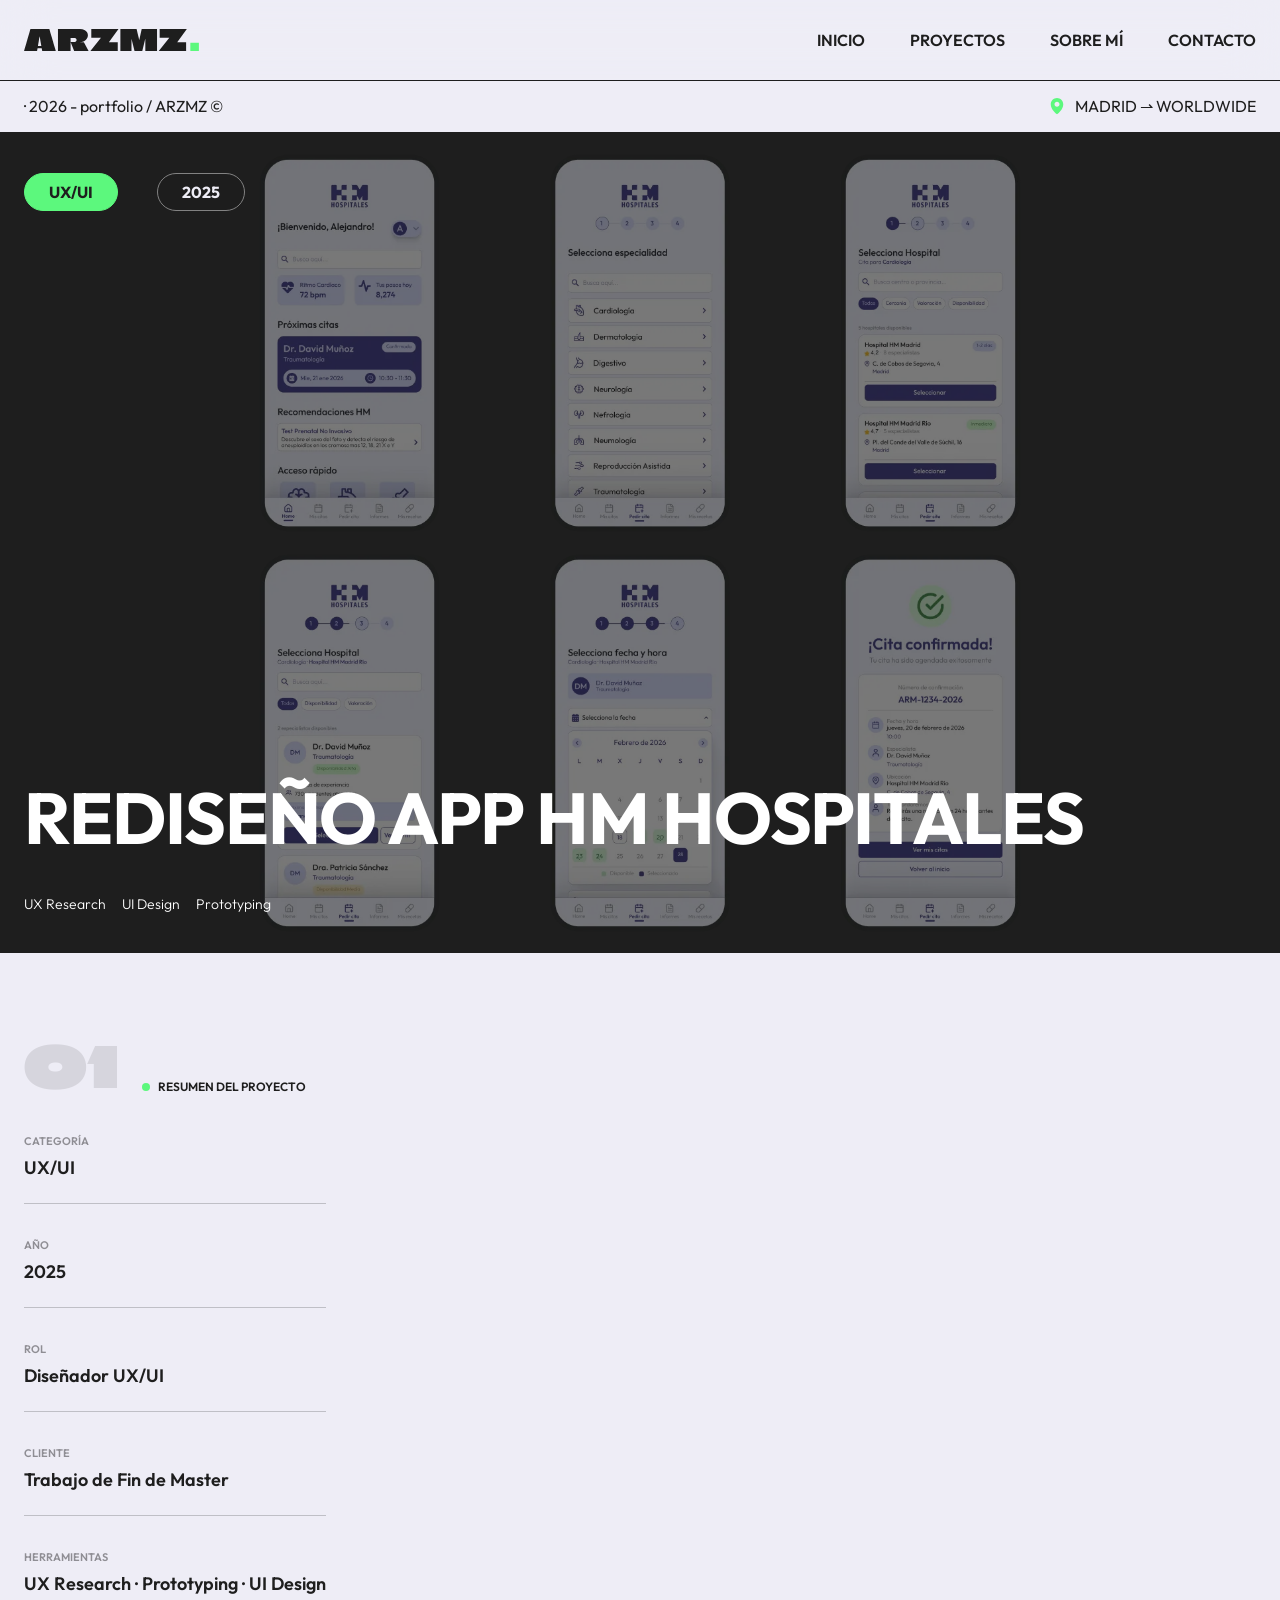
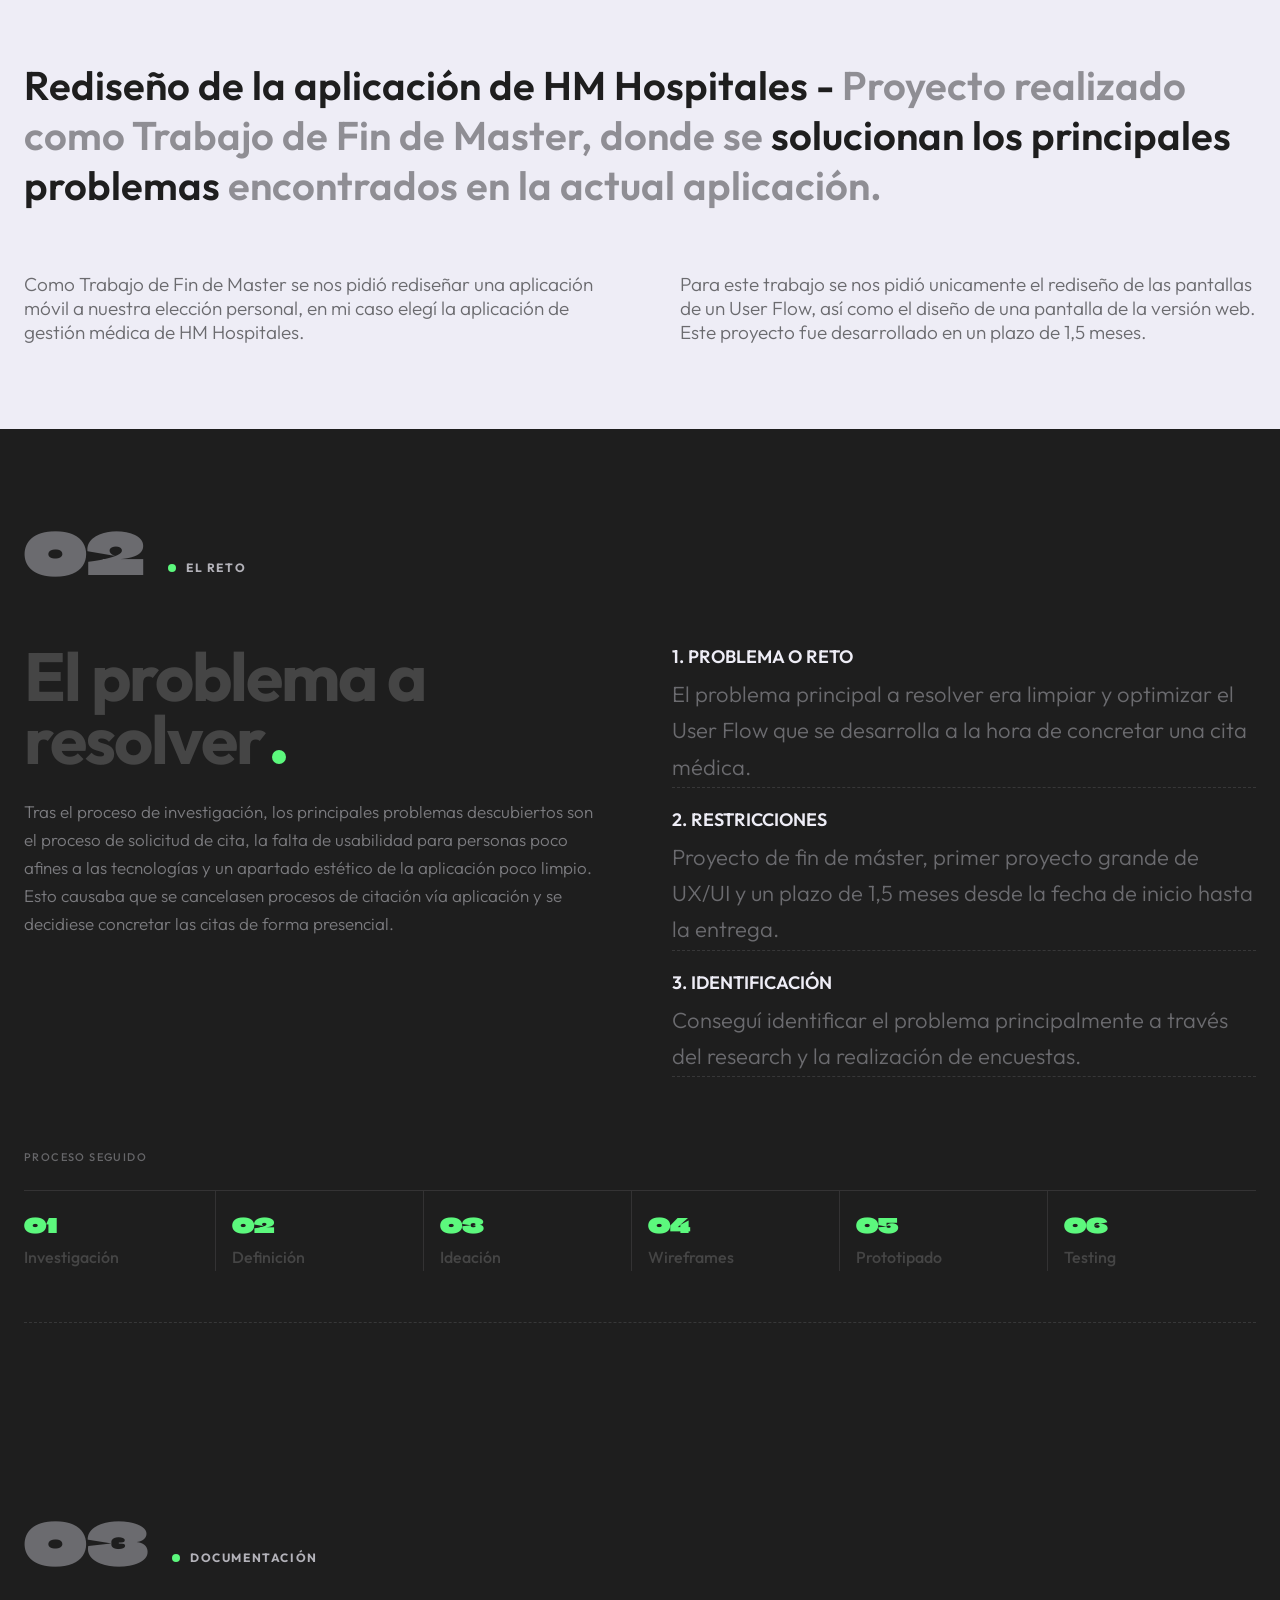
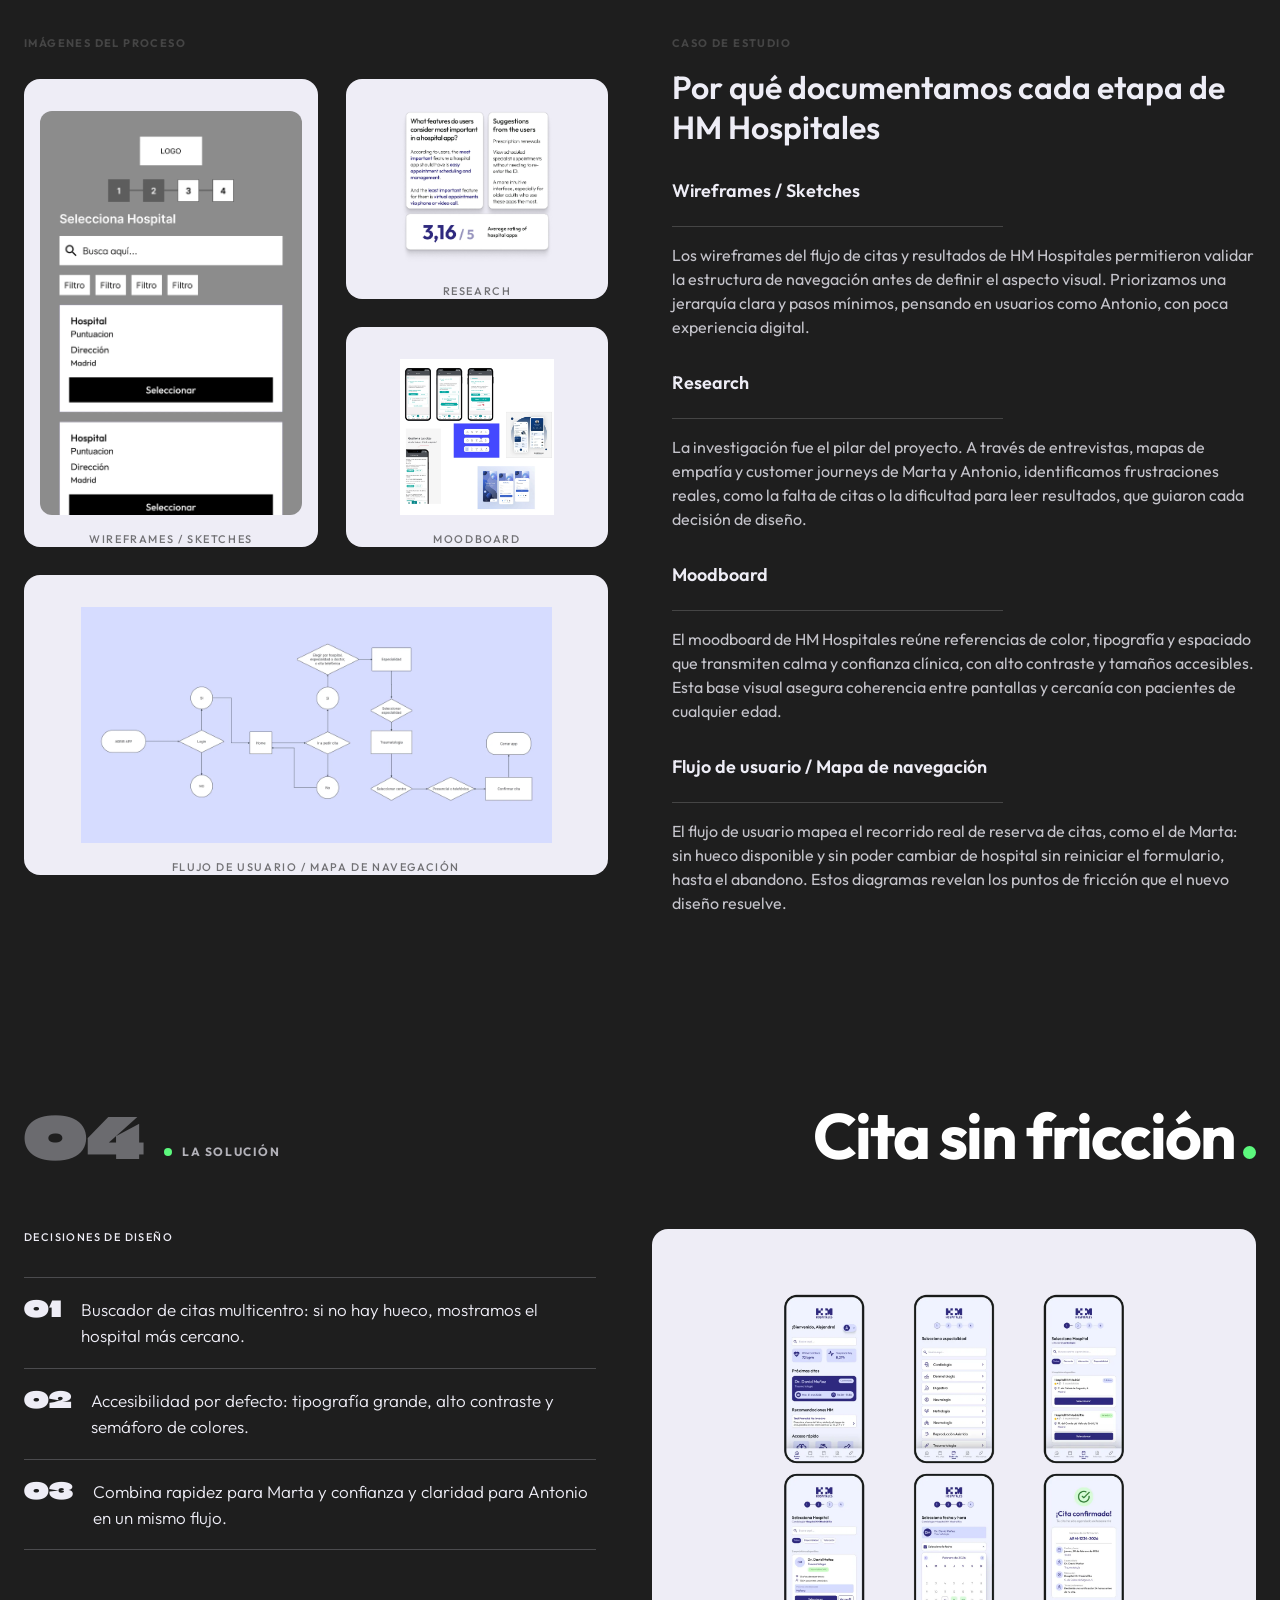
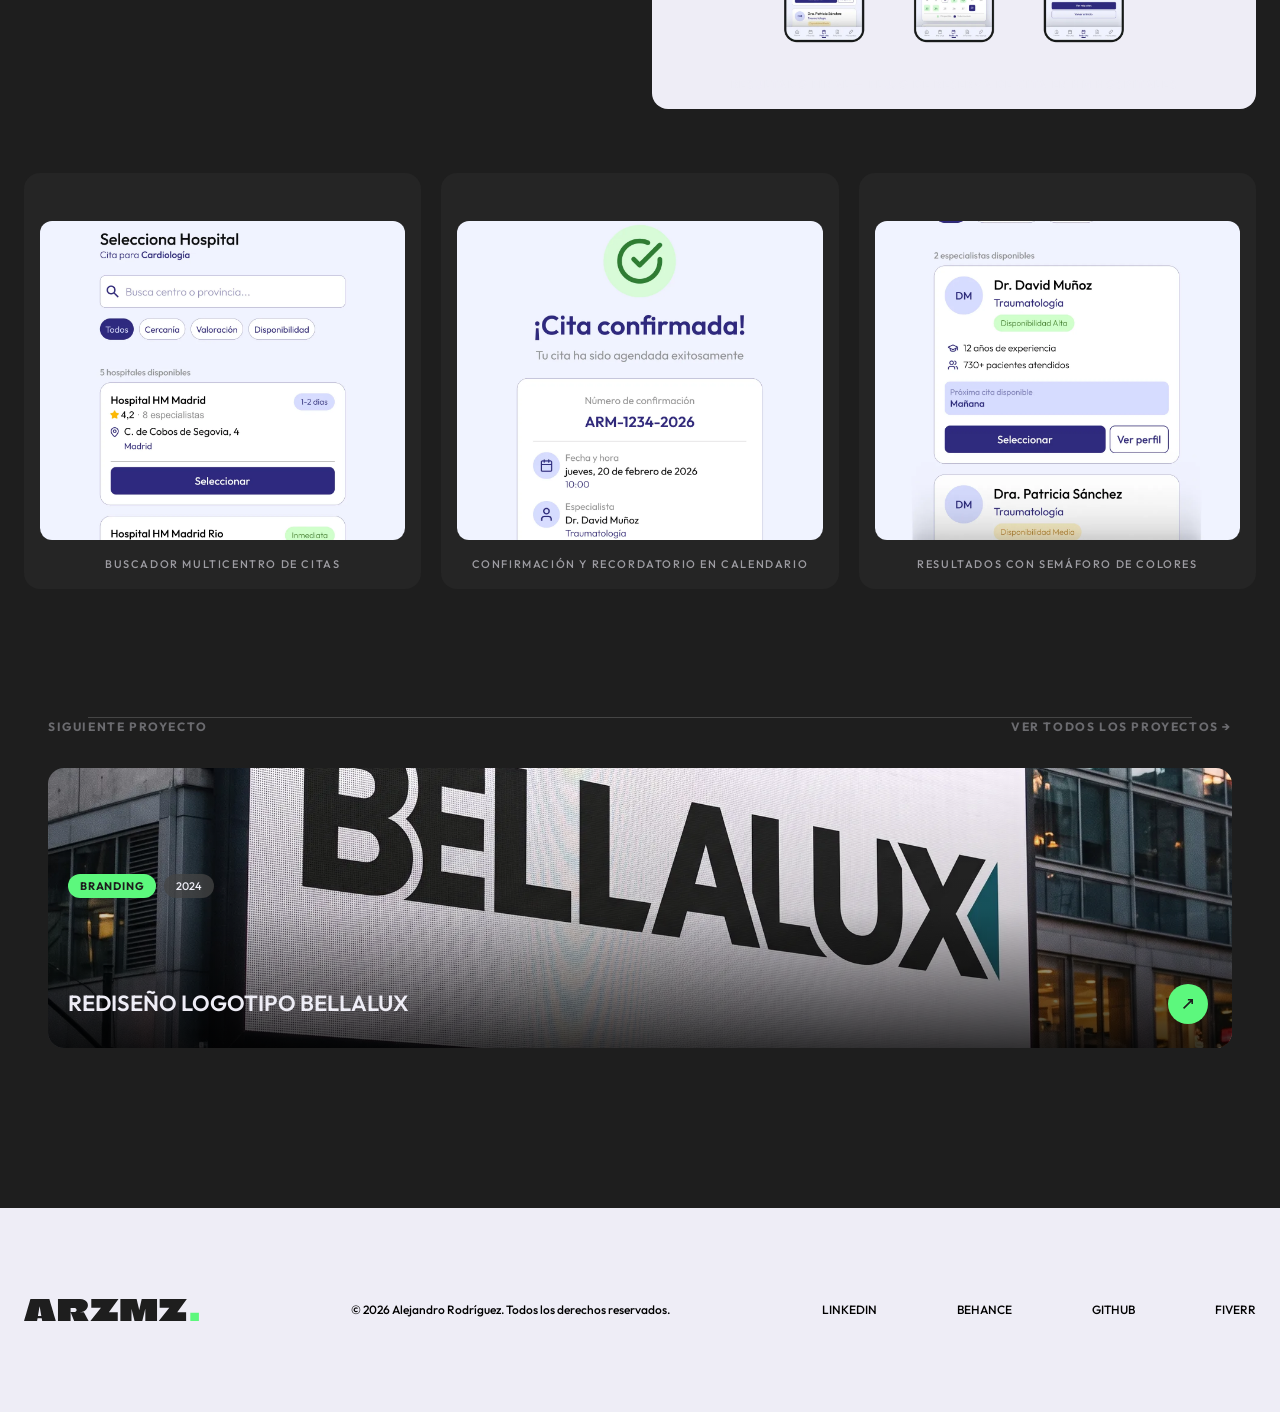
<file: rediseno-app-hm-hospitales.html>
<!DOCTYPE html>
<html lang="en">

<head>
    <meta charset="UTF-8">
    <meta name="viewport" content="width=device-width, initial-scale=1.0">
    <title>Rediseño app HM Hospitales | Alejandro Rodríguez</title>
    <link rel="stylesheet" href="css/proyecto.css">
    <script src="js/menu.js" defer></script>
    <link rel="preconnect" href="https://fonts.googleapis.com">
    <link rel="preconnect" href="https://fonts.gstatic.com" crossorigin>
    <link href="https://fonts.googleapis.com/css2?family=Climate+Crisis:YEAR@1979&family=Outfit:wght@100..900&display=swap" rel="stylesheet">

</head>

<body>
    <!-- Estructura HTML Header -->

    <header class="Header">
        <a href="index.html" class="Header-logo" title="Ir a la página de inicio">
            <img class="Header-img" src="img/logo-arzmz.svg" alt="ARZMZ Logo" loading="lazy">
        </a>
        <button class="Header-button" type="button" title="Abrir menú">
            <svg xmlns="http://www.w3.org/2000/svg" width="16" height="16" fill="currentColor" class="Header-icon Header-icon--open"
                viewBox="0 0 16 16">
                <path fill-rule="evenodd"
                    d="M2.5 12a.5.5 0 0 1 .5-.5h10a.5.5 0 0 1 0 1H3a.5.5 0 0 1-.5-.5m0-4a.5.5 0 0 1 .5-.5h10a.5.5 0 0 1 0 1H3a.5.5 0 0 1-.5-.5m0-4a.5.5 0 0 1 .5-.5h10a.5.5 0 0 1 0 1H3a.5.5 0 0 1-.5-.5" />
            </svg>
            <svg xmlns="http://www.w3.org/2000/svg" width="16" height="16" fill="currentColor" class="Header-icon Header-icon--close"
                viewBox="0 0 16 16">
                <path
                    d="M2.146 2.854a.5.5 0 1 1 .708-.708L8 7.293l5.146-5.147a.5.5 0 0 1 .708.708L8.707 8l5.147 5.146a.5.5 0 0 1-.708.708L8 8.707l-5.146 5.147a.5.5 0 0 1-.708-.708L7.293 8z" />
            </svg>
        </button>
        <nav class="Header-nav">
            <ul class="Header-ul">
                <li class="Header-li Header-li--Home"><a href="index.html" title="Ir a la página de inicio">INICIO</a></li>
                <li class="Header-li Header-li--Proyectos"><a href="proyectos.html" title="Ver todos los proyectos">PROYECTOS</a></li>
                <li class="Header-li Header-li--Sobremi"><a href="sobremi.html" title="Conocer más sobre Alejandro Rodríguez">SOBRE MÍ</a></li>
                <li class="Header-li Header-li--Contacto"><a href="contacto.html" title="Ir a la página de contacto">CONTACTO</a></li>
            </ul>
        </nav>
    </header>

    <!-- Estructura HTML Subheader -->

    <section class="Subheader">
        <p class="Subheader-p">· 2026 - portfolio / ARZMZ © </p>
        <div class="Subheader-Location">
            <svg class="Location-img" xmlns="http://www.w3.org/2000/svg" viewBox="0 0 32 32" role="img" aria-label="Ubicación">
                <path d="M16,3C10.5,3,6,7.5,6,13c0,8.4,9,15.5,9.4,15.8c0.2,0.1,0.4,0.2,0.6,0.2s0.4-0.1,0.6-0.2C17,28.5,26,21.4,26,13C26,7.5,21.5,3,16,3z M16,17c-2.2,0-4-1.8-4-4s1.8-4,4-4s4,1.8,4,4S18.2,17,16,17z" />
            </svg>
            <p class="Location-p">MADRID ⇀ WORLDWIDE</p>
        </div>
    </section>


    <!-- Estructura HTML Contenido -->

    <section class="ProjectHero">
        <picture>
            <source srcset="img/proyectos/hm-hospitales-flujo-cita.webp" type="image/webp">
            <img class="ProjectHero-img" src="img/proyectos/hm-hospitales-flujo-cita.jpg" alt="Portada del proyecto Rediseño app HM Hospitales" loading="lazy">
        </picture>
        <div class="ProjectHero-overlay" aria-hidden="true"></div>
        <div class="ProjectHero-chips">
            <span class="Chip Chip--primary">UX/UI</span>
            <span class="Chip Chip--dark">2025</span>
        </div>
        <div class="ProjectHero-info">
            <h1 class="ProjectHero-title">REDISEÑO APP HM HOSPITALES</h1>
            <ul class="ProjectHero-tags">
                <li>UX Research</li>
                <li>UI Design</li>
                <li>Prototyping</li>
            </ul>
        </div>
    </section>

    <!-- Estructura HTML primera sección -->

    <section class="Summary">
        <div class="Summary-header">
            <span class="Summary-number" aria-hidden="true">01</span>
            <div class="Summary-title">
                <span class="Summary-dot" aria-hidden="true"></span>
                <h2 class="Summary-h2">RESUMEN DEL PROYECTO</h2>
            </div>
        </div>
        <div class="Summary-body">
            <ul class="Summary-list">
                <li class="Summary-item">
                    <p class="Summary-label">CATEGORÍA</p>
                    <p class="Summary-category">UX/UI</p>
                </li>
                <li class="Summary-item">
                    <p class="Summary-label">AÑO</p>
                    <p class="Summary-category">2025</p>
                </li>
                <li class="Summary-item">
                    <p class="Summary-label">ROL</p>
                    <p class="Summary-category">Diseñador UX/UI</p>
                </li>
                <li class="Summary-item">
                    <p class="Summary-label">CLIENTE</p>
                    <p class="Summary-category">Trabajo de Fin de Master</p>
                </li>
                <li class="Summary-item Summary-item--last">
                    <p class="Summary-label">HERRAMIENTAS</p>
                    <p class="Summary-category">UX Research · Prototyping · UI Design</p>
                </li>
            </ul>
            <div class="Summary-content">
                <p class="Summary-lead">
                    <span class="Summary-strong">Rediseño de la aplicación de HM Hospitales -</span>
                    Proyecto realizado como Trabajo de Fin de Master, donde se
                    <mark class="Summary-highlight Summary-strong">solucionan los principales problemas</mark>
                    encontrados en la actual aplicación.
                </p>
                <div class="Summary-Text">
                    <p class="Text-p">Como Trabajo de Fin de Master se nos pidió rediseñar una aplicación móvil a
                        nuestra elección personal, en mi caso elegí la aplicación de gestión médica de HM Hospitales.
                    </p>
                    <p class="Text-p">Para este trabajo se nos pidió unicamente el rediseño de las pantallas de un User
                        Flow, así como el diseño de una pantalla de la versión web. Este proyecto fue desarrollado en un
                        plazo de 1,5 meses.</p>
                </div>
            </div>
        </div>
    </section>

    <!-- Estructura HTML segunda sección -->

    <section class="Challenge">
        <div class="Challenge-header">
            <span class="Challenge-number" aria-hidden="true">02</span>
            <div class="Challenge-title">
                <span class="Challenge-dot" aria-hidden="true"></span>
                <h2 class="Challenge-h2">El reto</h2>
            </div>
        </div>
        <div class="Challenge-body">
            <div class="Challenge-intro">
                <h3 class="Challenge-heading">El problema a resolver<span class="Challenge-headingDot" aria-hidden="true"></span></h3>
                <p class="Challenge-text">Tras el proceso de investigación, los principales problemas descubiertos son
                    el proceso de solicitud de cita, la falta de usabilidad para personas poco afines a las tecnologías
                    y un apartado estético de la aplicación poco limpio. Esto causaba que se cancelasen procesos de
                    citación vía aplicación y se decidiese concretar las citas de forma presencial.</p>
            </div>
            <ul class="Challenge-cards">
                <li class="Challenge-card">
                    <h3 class="Challenge-cardTitle">1. PROBLEMA O RETO</h3>
                    <p class="Challenge-cardText">El problema principal a resolver era limpiar y optimizar el User Flow
                        que se desarrolla a la hora de concretar una cita médica.</p>
                </li>
                <li class="Challenge-card">
                    <h3 class="Challenge-cardTitle">2. RESTRICCIONES</h3>
                    <p class="Challenge-cardText">Proyecto de fin de máster, primer proyecto grande de UX/UI y un plazo
                        de 1,5 meses desde la fecha de inicio hasta la entrega.</p>
                </li>
                <li class="Challenge-card">
                    <h3 class="Challenge-cardTitle">3. IDENTIFICACIÓN</h3>
                    <p class="Challenge-cardText">Conseguí identificar el problema principalmente a través del research
                        y la realización de encuestas.</p>
                </li>
            </ul>
        </div>
        <div class="Challenge-process">
            <h3 class="Challenge-processLabel">Proceso seguido</h3>
            <ol class="Challenge-steps">
                <li class="Challenge-step Challenge-step--first">
                    <span class="Challenge-stepNumber" aria-hidden="true">01</span>
                    <span class="Challenge-stepName">Investigación</span>
                </li>
                <li class="Challenge-step Challenge-step--second">
                    <span class="Challenge-stepNumber" aria-hidden="true">02</span>
                    <span class="Challenge-stepName">Definición</span>
                </li>
                <li class="Challenge-step Challenge-step--third">
                    <span class="Challenge-stepNumber" aria-hidden="true">03</span>
                    <span class="Challenge-stepName">Ideación</span>
                </li>
                <li class="Challenge-step Challenge-step--fourth">
                    <span class="Challenge-stepNumber" aria-hidden="true">04</span>
                    <span class="Challenge-stepName">Wireframes</span>
                </li>
                <li class="Challenge-step Challenge-step--fifth">
                    <span class="Challenge-stepNumber" aria-hidden="true">05</span>
                    <span class="Challenge-stepName">Prototipado</span>
                </li>
                <li class="Challenge-step Challenge-step--sixth">
                    <span class="Challenge-stepNumber" aria-hidden="true">06</span>
                    <span class="Challenge-stepName">Testing</span>
                </li>
            </ol>
            <div class="Challenge-divider" aria-hidden="true"></div>
        </div>
    </section>

    <!-- Estructura HTML sección documentación -->


    <section class="Documentation">
        <div class="Documentation-header">
            <span class="Documentation-number" aria-hidden="true">03</span>
            <div class="Documentation-title">
                <span class="Documentation-dot" aria-hidden="true"></span>
                <h2 class="Documentation-h2">Documentación</h2>
            </div>
        </div>
        <div class="Documentation-body">
            <div class="Documentation-gallery">
                <p class="Documentation-label">Imágenes del proceso</p>
                <div class="Documentation-grid">
                    <figure class="Documentation-media Documentation-media--tall Documentation-media--light">
                        <picture>
                        <source srcset="img/proyectos/hm-hospitales-wireframe.webp" type="image/webp">
                        <img class="Documentation-img Documentation-img--captura" src="img/proyectos/hm-hospitales-wireframe.jpg" alt="Wireframe de la pantalla de selección de hospital" loading="lazy">
                    </picture>
                        <figcaption class="Documentation-caption">Wireframes / Sketches</figcaption>
                    </figure>
                    <div class="Documentation-stack">
                        <figure class="Documentation-media Documentation-media--small Documentation-media--light">
                            <picture>
                        <source srcset="img/proyectos/hm-hospitales-research.webp" type="image/webp">
                        <img class="Documentation-img Documentation-img--contain" src="img/proyectos/hm-hospitales-research.jpg" alt="Resultados de la investigación: funciones más valoradas y sugerencias de los usuarios" loading="lazy">
                    </picture>
                            <figcaption class="Documentation-caption">Research</figcaption>
                        </figure>
                        <figure class="Documentation-media Documentation-media--small Documentation-media--light">
                            <picture>
                        <source srcset="img/proyectos/hm-hospitales-moodboard.webp" type="image/webp">
                        <img class="Documentation-img Documentation-img--contain" src="img/proyectos/hm-hospitales-moodboard.jpg" alt="Moodboard con referencias visuales de apps de salud" loading="lazy">
                    </picture>
                            <figcaption class="Documentation-caption">Moodboard</figcaption>
                        </figure>
                    </div>
                </div>
                <figure class="Documentation-media Documentation-media--wide Documentation-media--light">
                    <picture>
                        <source srcset="img/proyectos/hm-hospitales-flujo-usuario.webp" type="image/webp">
                        <img class="Documentation-img Documentation-img--contain" src="img/proyectos/hm-hospitales-flujo-usuario.jpg" alt="Diagrama del flujo de usuario para reservar una cita" loading="lazy">
                    </picture>
                    <figcaption class="Documentation-caption">Flujo de usuario / Mapa de navegación</figcaption>
                </figure>
            </div>
            <div class="Documentation-content">
                <div class="Documentation-intro">
                    <p class="Documentation-label">Caso de estudio</p>
                    <h3 class="Documentation-heading">Por qué documentamos cada etapa de HM Hospitales</h3>
                </div>
                <ul class="Documentation-list">
                    <li class="Documentation-item">
                        <h4 class="Documentation-itemTitle">Wireframes / Sketches</h4>
                        <p class="Documentation-itemText">Los wireframes del flujo de citas y resultados de HM
                            Hospitales permitieron validar la estructura de navegación antes de definir el aspecto
                            visual. Priorizamos una jerarquía clara y pasos mínimos, pensando en usuarios como Antonio,
                            con poca experiencia digital.</p>
                    </li>
                    <li class="Documentation-item">
                        <h4 class="Documentation-itemTitle">Research</h4>
                        <p class="Documentation-itemText">La investigación fue el pilar del proyecto. A través de
                            entrevistas, mapas de empatía y customer journeys de Marta y Antonio, identificamos
                            frustraciones reales, como la falta de citas o la dificultad para leer resultados, que
                            guiaron cada decisión de diseño.</p>
                    </li>
                    <li class="Documentation-item">
                        <h4 class="Documentation-itemTitle">Moodboard</h4>
                        <p class="Documentation-itemText">El moodboard de HM Hospitales reúne referencias de color,
                            tipografía y espaciado que transmiten calma y confianza clínica, con alto contraste y
                            tamaños accesibles. Esta base visual asegura coherencia entre pantallas y cercanía con
                            pacientes de cualquier edad.</p>
                    </li>
                    <li class="Documentation-item">
                        <h4 class="Documentation-itemTitle">Flujo de usuario / Mapa de navegación</h4>
                        <p class="Documentation-itemText">El flujo de usuario mapea el recorrido real de reserva de
                            citas, como el de Marta: sin hueco disponible y sin poder cambiar de hospital sin reiniciar
                            el formulario, hasta el abandono. Estos diagramas revelan los puntos de fricción que el
                            nuevo diseño resuelve.</p>
                    </li>
                </ul>
            </div>
        </div>
    </section>

    <!-- Estructura HTML sección solución -->

    <section class="Solution">
        <div class="Solution-header">
            <div class="Solution-index">
                <span class="Solution-number" aria-hidden="true">04</span>
                <div class="Solution-title">
                    <span class="Solution-dot" aria-hidden="true"></span>
                    <h2 class="Solution-h2">La solución</h2>
                </div>
            </div>
            <h3 class="Solution-heading">Cita sin fricción<span class="Solution-headingDot"></span></h3>
        </div>
        <div class="Solution-body">
            <div class="Solution-decisions">
                <p class="Solution-label">Decisiones de diseño</p>
                <ol class="Solution-list">
                    <li class="Solution-item">
                        <span class="Solution-itemNumber" aria-hidden="true">01</span>
                        <p class="Solution-itemText">Buscador de citas multicentro: si no hay hueco, mostramos el
                            hospital más cercano.</p>
                    </li>
                    <li class="Solution-item">
                        <span class="Solution-itemNumber" aria-hidden="true">02</span>
                        <p class="Solution-itemText">Accesibilidad por defecto: tipografía grande, alto contraste y
                            semáforo de colores.</p>
                    </li>
                    <li class="Solution-item">
                        <span class="Solution-itemNumber" aria-hidden="true">03</span>
                        <p class="Solution-itemText">Combina rapidez para Marta y confianza y claridad para Antonio en
                            un mismo flujo.</p>
                    </li>
                </ol>
            </div>
            <figure class="Solution-media Solution-media--main">
                <picture>
                    <source srcset="img/proyectos/hm-hospitales-flujo-cita.webp" type="image/webp">
                    <img class="Solution-img" src="img/proyectos/hm-hospitales-flujo-cita.jpg" alt="Flujo completo de pantallas para pedir cita en la app rediseñada de HM Hospitales" loading="lazy">
                </picture>
                <figcaption class="Solution-caption">Resultado final — flujo de reserva de cita en HM Hospitales
                </figcaption>
            </figure>
        </div>
        <div class="Solution-gallery">
            <figure class="Solution-media">
                <picture>
                    <source srcset="img/proyectos/hm-hospitales-buscador.webp" type="image/webp">
                    <img class="Solution-img Solution-img--captura" src="img/proyectos/hm-hospitales-buscador.jpg" alt="Buscador de hospitales con filtros por cercanía, valoración y disponibilidad" loading="lazy">
                </picture>
                <figcaption class="Solution-caption">Buscador multicentro de citas</figcaption>
            </figure>
            <figure class="Solution-media">
                <picture>
                    <source srcset="img/proyectos/hm-hospitales-cita-confirmada.webp" type="image/webp">
                    <img class="Solution-img Solution-img--captura" src="img/proyectos/hm-hospitales-cita-confirmada.jpg" alt="Pantalla de cita confirmada con número de confirmación, fecha y especialista" loading="lazy">
                </picture>
                <figcaption class="Solution-caption">Confirmación y recordatorio en calendario</figcaption>
            </figure>
            <figure class="Solution-media">
                <picture>
                    <source srcset="img/proyectos/hm-hospitales-seleccion-especialista.webp" type="image/webp">
                    <img class="Solution-img Solution-img--captura" src="img/proyectos/hm-hospitales-seleccion-especialista.jpg" alt="Tarjetas de especialistas con etiquetas de disponibilidad por colores" loading="lazy">
                </picture>
                <figcaption class="Solution-caption">Resultados con semáforo de colores</figcaption>
            </figure>
        </div>

        <!-- Estructura HTML siguiente proyecto -->

        <nav class="NextProject" aria-label="Siguiente proyecto">
            <div class="NextProject-top">
                <p class="NextProject-label">Siguiente proyecto</p>
                <a class="NextProject-all" href="proyectos.html" title="Ver todos los proyectos">Ver todos los proyectos →</a>
            </div>
            <a class="NextProject-card" href="rediseno-logotipo-bellalux.html" title="Ver el proyecto Rediseño logotipo Bellalux">
                <picture>
                    <source srcset="img/proyectos/bellalux-aplicacion.webp" type="image/webp">
                    <img class="NextProject-img" src="img/proyectos/bellalux-aplicacion.jpg" alt="Portada del proyecto Rediseño logotipo Bellalux" loading="lazy">
                </picture>
                <div class="NextProject-chips">
                    <span class="NextProject-chip NextProject-chip--primary">Branding</span>
                    <span class="NextProject-chip NextProject-chip--dark">2024</span>
                </div>
                <div class="NextProject-info">
                    <h3 class="NextProject-title">REDISEÑO LOGOTIPO BELLALUX</h3>
                    <span class="NextProject-arrow">
                        <img src="img/arrow-up-right.svg" alt="Flecha hacia el proyecto" width="9" height="9" loading="lazy">
                    </span>
                </div>
            </a>
        </nav>
    </section>

    <!-- Estructura Footer -->

    <footer class="Footer">
        <img class="Footer-img" src="img/logo-arzmz.svg" alt="Logo de Alejandro Rodríguez" loading="lazy">
        <p class="Footer-p">© 2026 Alejandro Rodríguez. Todos los derechos reservados.</p>
        <ul class="Footer-ul">
            <li><a href="https://www.linkedin.com/in/alexrodriguezmu%C3%B1oz/" class="Footer-linkedin"
                    title="Perfil de LinkedIn de Alejandro Rodríguez" target="_blank" rel="noreferrer">LINKEDIN</a></li>
            <li><a href="https://www.behance.net/alejandrodrigu361" class="Footer-behance"
                    title="Portfolio de Behance de Alejandro Rodríguez" target="_blank" rel="noreferrer">BEHANCE</a>
            </li>
            <li><a href="https://github.com/ALEXRZMZ" class="Footer-github"
                    title="Perfil de GitHub de Alejandro Rodríguez" target="_blank" rel="noreferrer">GITHUB</a></li>
            <li><a href="https://www.fiverr.com/alexrzmz" class="Footer-fiverr"
                    title="Perfil de Fiverr de Alejandro Rodríguez" target="_blank" rel="noreferrer">FIVERR</a></li>
        </ul>
    </footer>

</body>
</file>
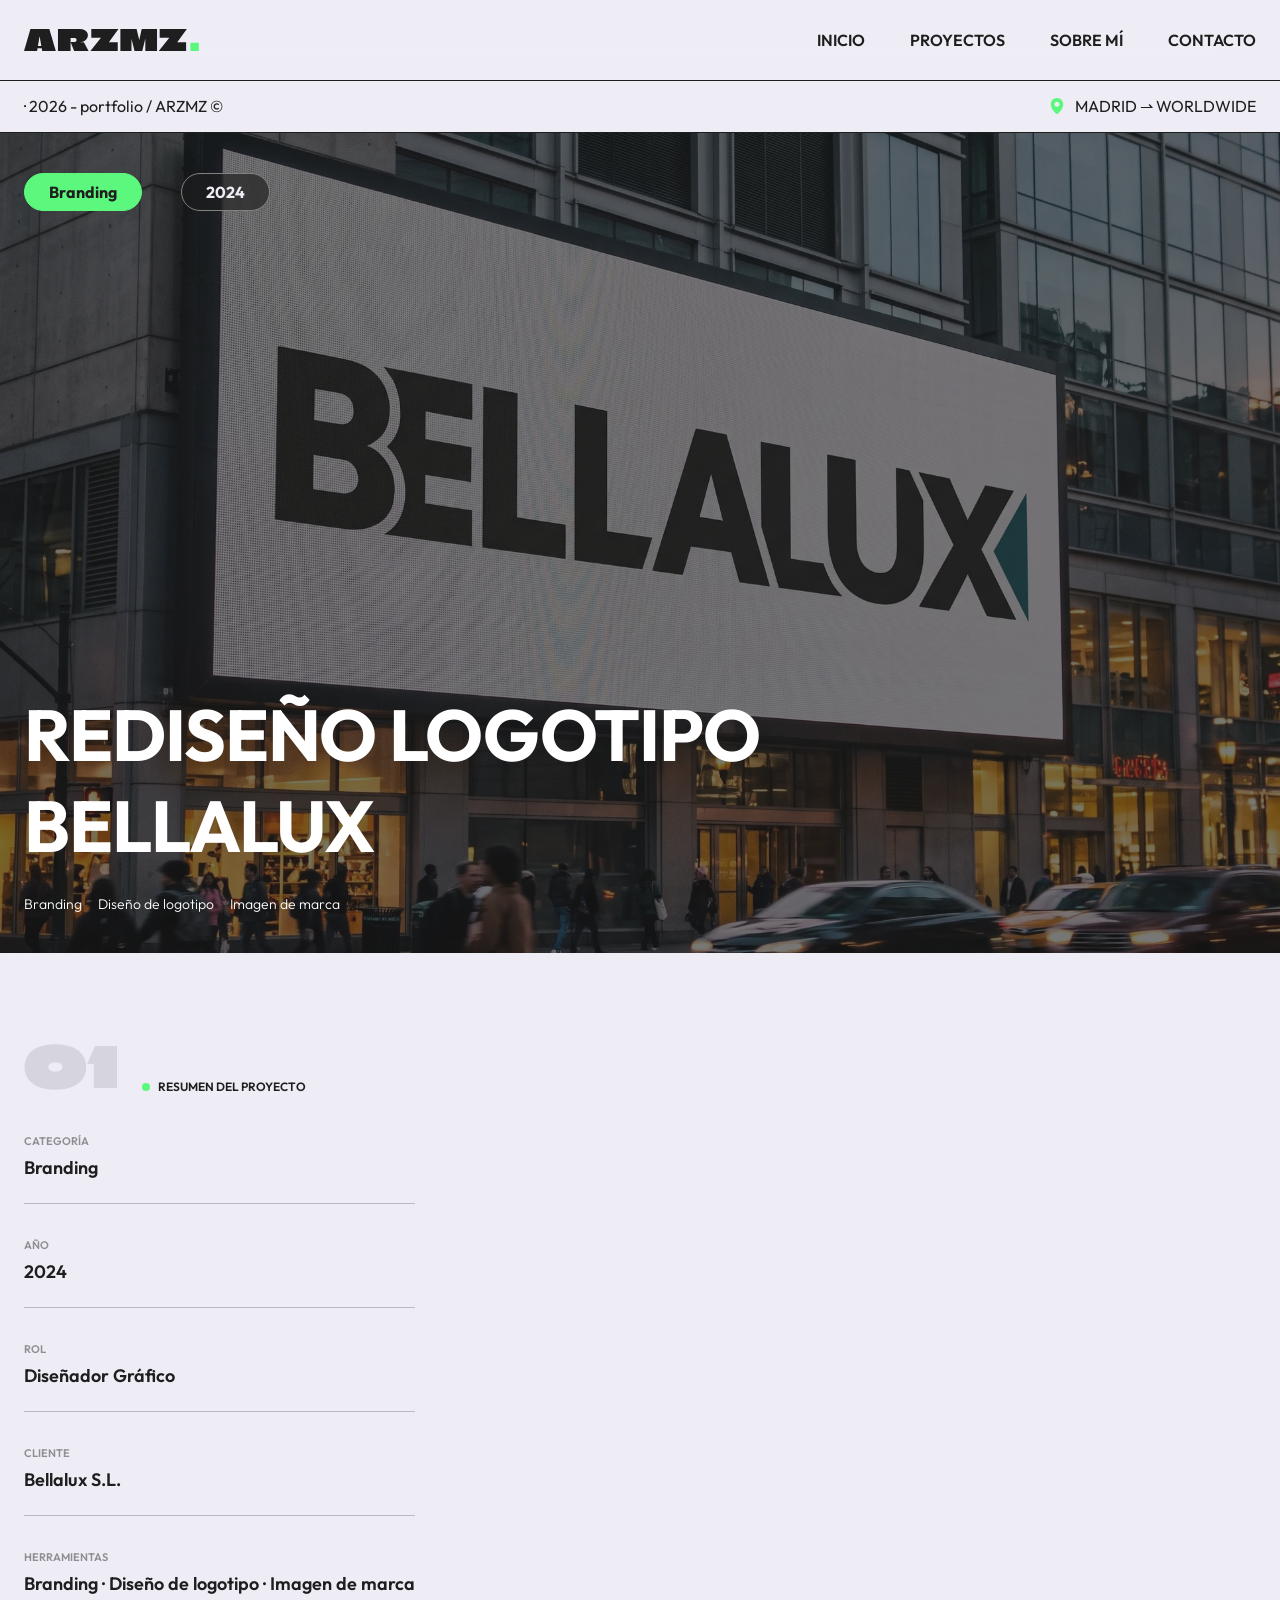
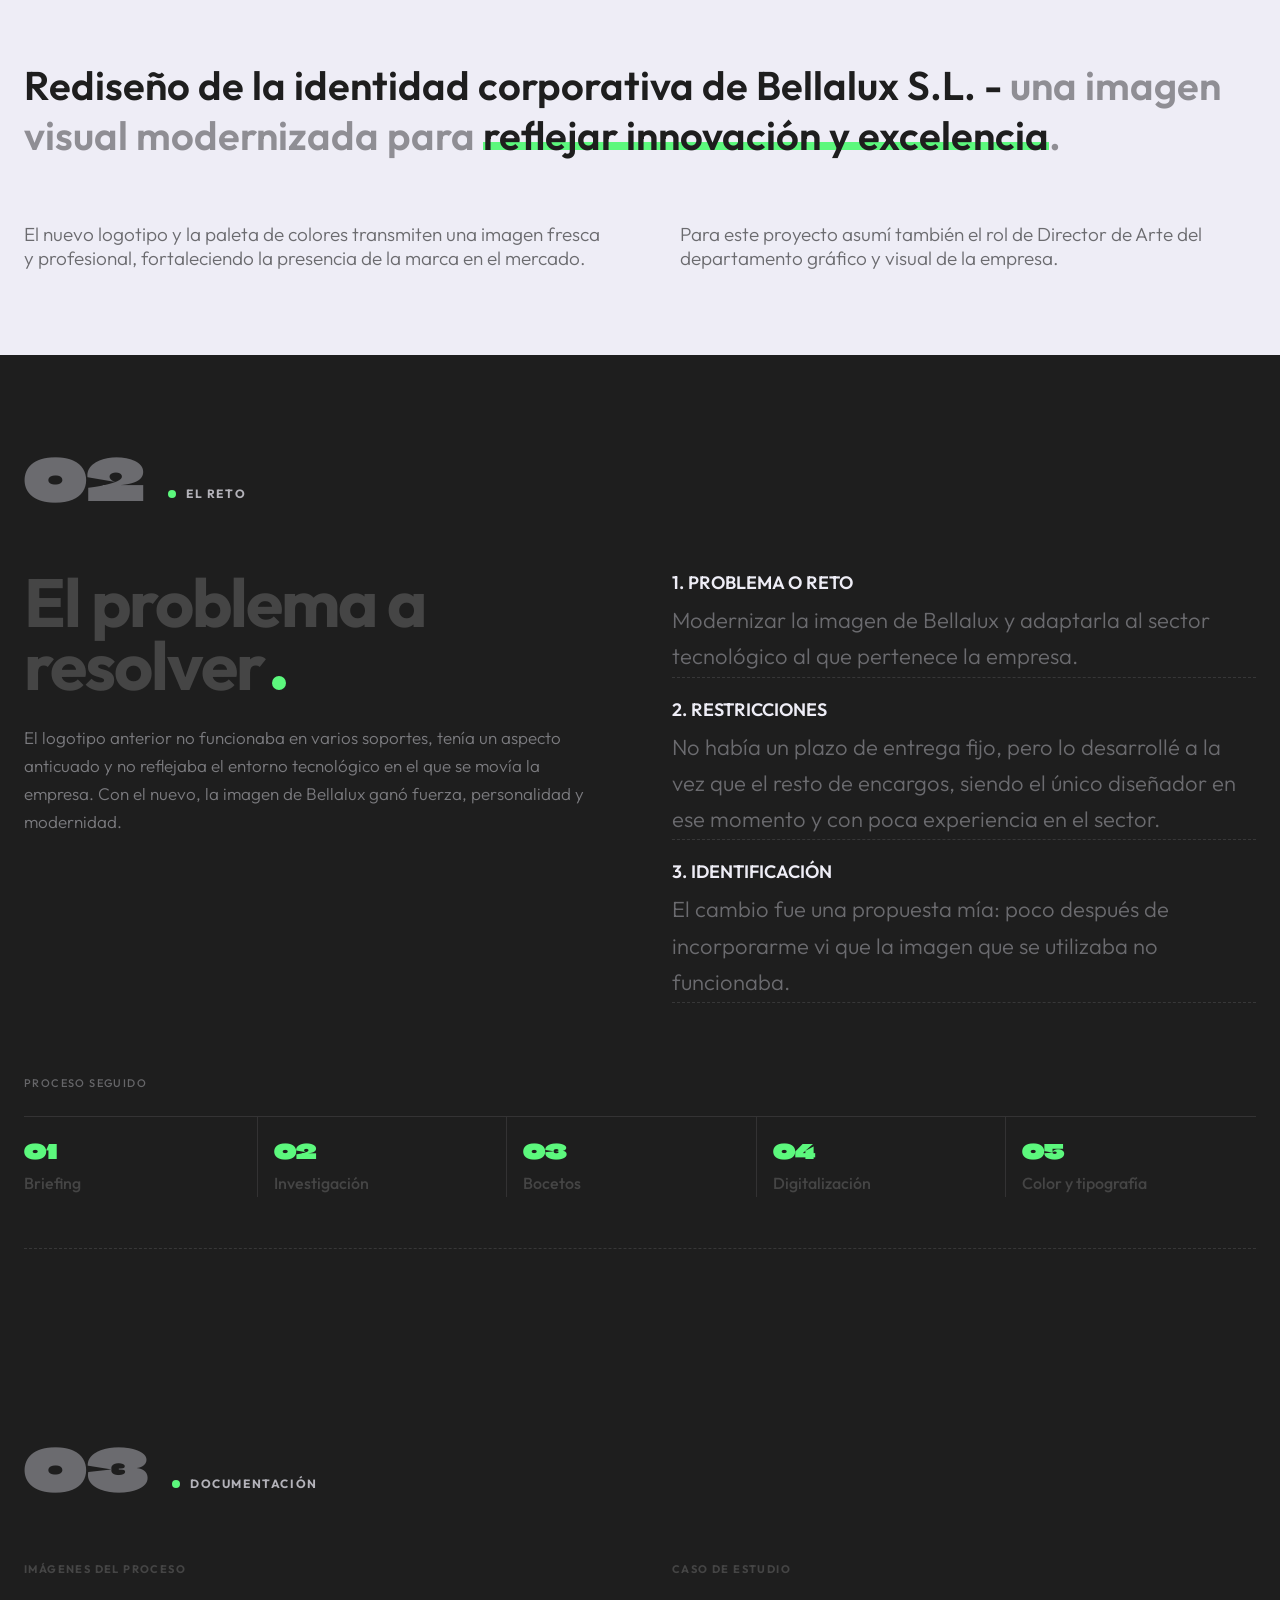
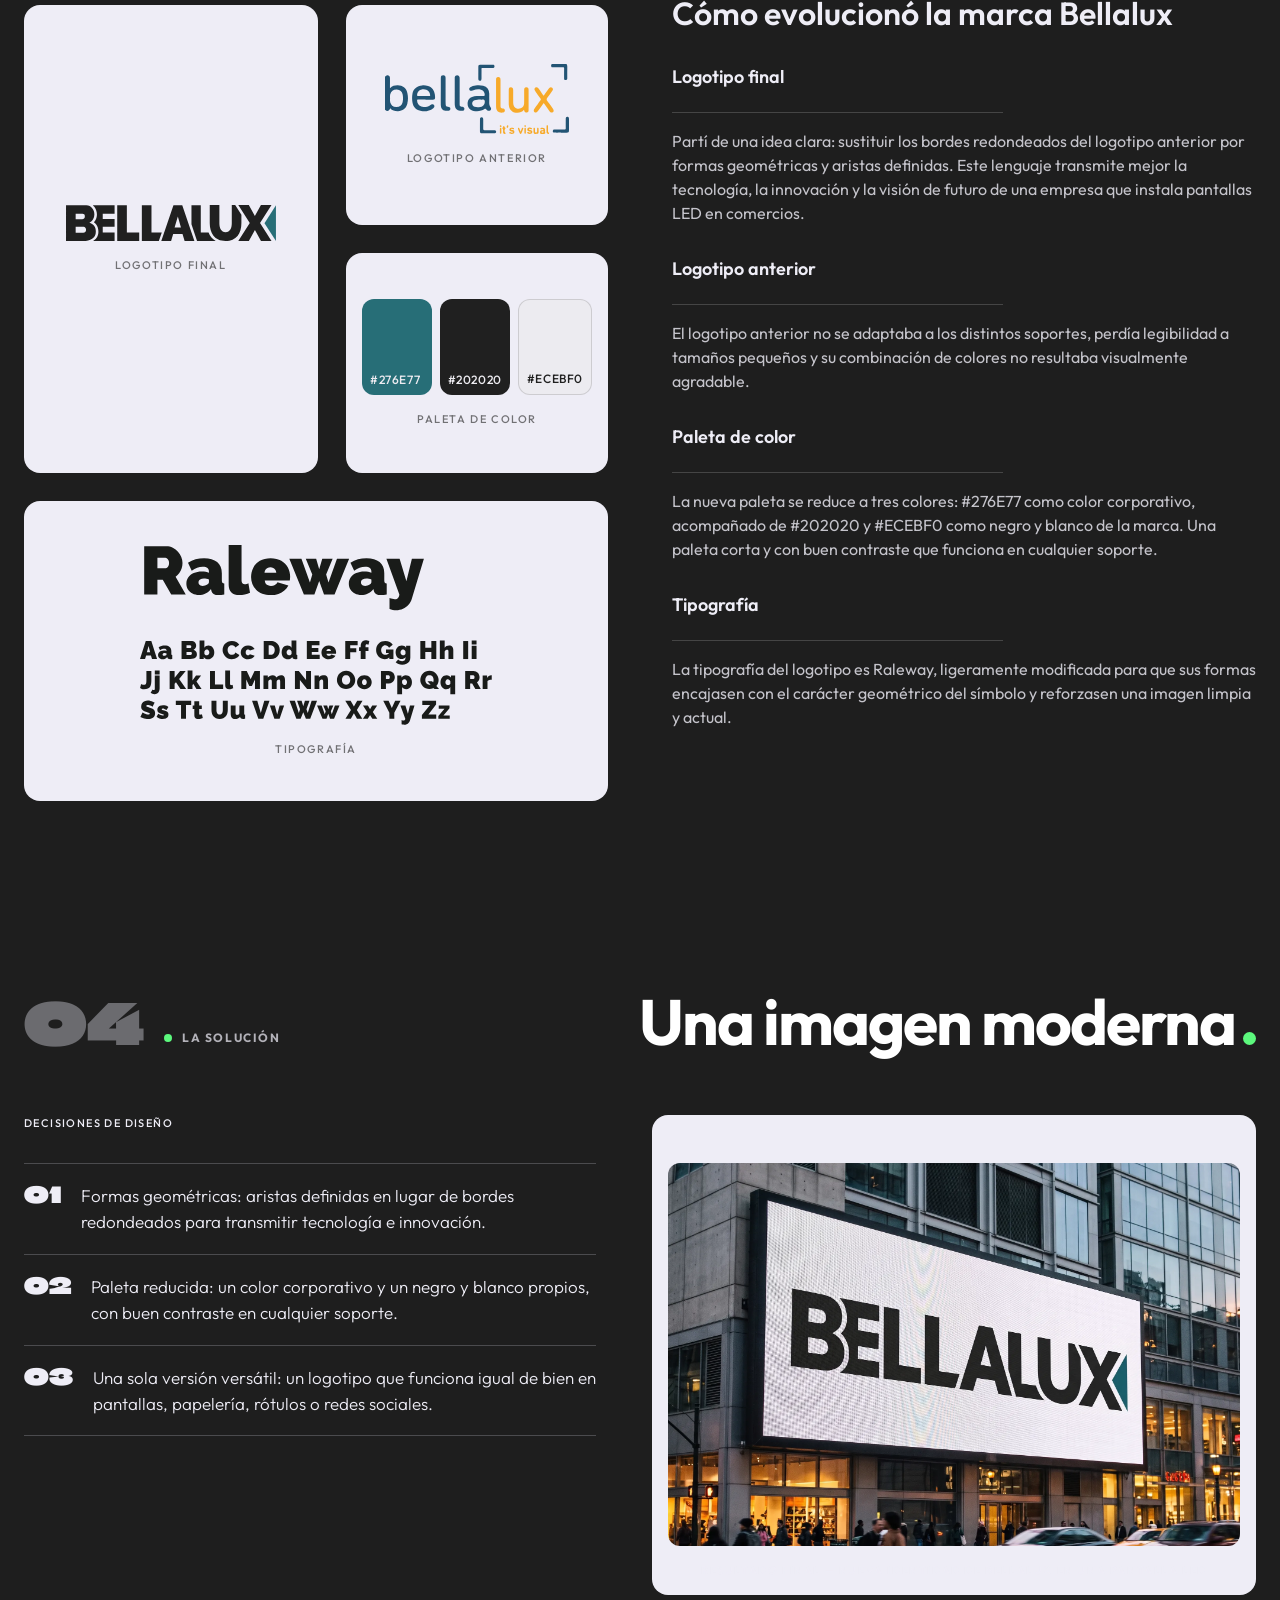
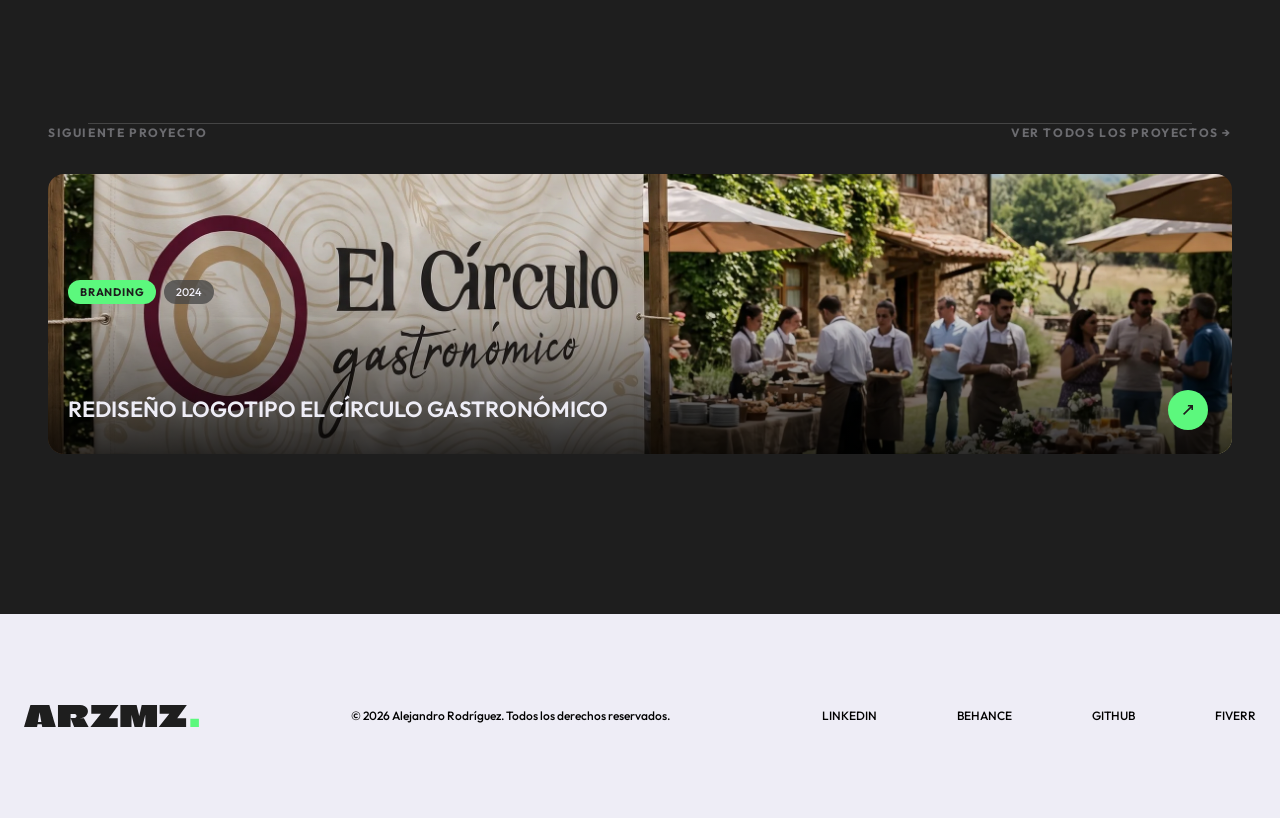
<file: rediseno-logotipo-bellalux.html>
<!DOCTYPE html>
<html lang="en">

<head>
    <meta charset="UTF-8">
    <meta name="viewport" content="width=device-width, initial-scale=1.0">
    <title>Rediseño logotipo Bellalux | Alejandro Rodríguez</title>
    <link rel="stylesheet" href="css/proyecto.css">
    <script src="js/menu.js" defer></script>
    <link rel="preconnect" href="https://fonts.googleapis.com">
    <link rel="preconnect" href="https://fonts.gstatic.com" crossorigin>
    <link href="https://fonts.googleapis.com/css2?family=Climate+Crisis:YEAR@1979&family=Outfit:wght@100..900&display=swap" rel="stylesheet">

</head>

<body>
    <!-- Estructura HTML Header -->

    <header class="Header">
        <a href="index.html" class="Header-logo" title="Ir a la página de inicio">
            <img class="Header-img" src="img/logo-arzmz.svg" alt="ARZMZ Logo" loading="lazy">
        </a>
        <button class="Header-button" type="button" title="Abrir menú">
            <svg xmlns="http://www.w3.org/2000/svg" width="16" height="16" fill="currentColor" class="Header-icon Header-icon--open"
                viewBox="0 0 16 16">
                <path fill-rule="evenodd"
                    d="M2.5 12a.5.5 0 0 1 .5-.5h10a.5.5 0 0 1 0 1H3a.5.5 0 0 1-.5-.5m0-4a.5.5 0 0 1 .5-.5h10a.5.5 0 0 1 0 1H3a.5.5 0 0 1-.5-.5m0-4a.5.5 0 0 1 .5-.5h10a.5.5 0 0 1 0 1H3a.5.5 0 0 1-.5-.5" />
            </svg>
            <svg xmlns="http://www.w3.org/2000/svg" width="16" height="16" fill="currentColor" class="Header-icon Header-icon--close"
                viewBox="0 0 16 16">
                <path
                    d="M2.146 2.854a.5.5 0 1 1 .708-.708L8 7.293l5.146-5.147a.5.5 0 0 1 .708.708L8.707 8l5.147 5.146a.5.5 0 0 1-.708.708L8 8.707l-5.146 5.147a.5.5 0 0 1-.708-.708L7.293 8z" />
            </svg>
        </button>
        <nav class="Header-nav">
            <ul class="Header-ul">
                <li class="Header-li Header-li--Home"><a href="index.html" title="Ir a la página de inicio">INICIO</a></li>
                <li class="Header-li Header-li--Proyectos"><a href="proyectos.html" title="Ver todos los proyectos">PROYECTOS</a></li>
                <li class="Header-li Header-li--Sobremi"><a href="sobremi.html" title="Conocer más sobre Alejandro Rodríguez">SOBRE MÍ</a></li>
                <li class="Header-li Header-li--Contacto"><a href="contacto.html" title="Ir a la página de contacto">CONTACTO</a></li>
            </ul>
        </nav>
    </header>

    <!-- Estructura HTML Subheader -->

    <section class="Subheader">
        <p class="Subheader-p">· 2026 - portfolio / ARZMZ © </p>
        <div class="Subheader-Location">
            <svg class="Location-img" xmlns="http://www.w3.org/2000/svg" viewBox="0 0 32 32" role="img" aria-label="Ubicación">
                <path d="M16,3C10.5,3,6,7.5,6,13c0,8.4,9,15.5,9.4,15.8c0.2,0.1,0.4,0.2,0.6,0.2s0.4-0.1,0.6-0.2C17,28.5,26,21.4,26,13C26,7.5,21.5,3,16,3z M16,17c-2.2,0-4-1.8-4-4s1.8-4,4-4s4,1.8,4,4S18.2,17,16,17z" />
            </svg>
            <p class="Location-p">MADRID ⇀ WORLDWIDE</p>
        </div>
    </section>


    <!-- Estructura HTML Contenido -->

    <section class="ProjectHero">
        <picture>
            <source srcset="img/proyectos/bellalux-aplicacion.webp" type="image/webp">
            <img class="ProjectHero-img" src="img/proyectos/bellalux-aplicacion.jpg" alt="Portada del proyecto Rediseño logotipo Bellalux" loading="lazy">
        </picture>
        <div class="ProjectHero-overlay" aria-hidden="true"></div>
        <div class="ProjectHero-chips">
            <span class="Chip Chip--primary">Branding</span>
            <span class="Chip Chip--dark">2024</span>
        </div>
        <div class="ProjectHero-info">
            <h1 class="ProjectHero-title">REDISEÑO LOGOTIPO BELLALUX</h1>
            <ul class="ProjectHero-tags">
                <li>Branding</li>
                <li>Diseño de logotipo</li>
                <li>Imagen de marca</li>
            </ul>
        </div>
    </section>

    <!-- Estructura HTML primera sección -->

    <section class="Summary">
        <div class="Summary-header">
            <span class="Summary-number" aria-hidden="true">01</span>
            <div class="Summary-title">
                <span class="Summary-dot" aria-hidden="true"></span>
                <h2 class="Summary-h2">RESUMEN DEL PROYECTO</h2>
            </div>
        </div>
        <div class="Summary-body">
            <ul class="Summary-list">
                <li class="Summary-item">
                    <p class="Summary-label">CATEGORÍA</p>
                    <p class="Summary-category">Branding</p>
                </li>
                <li class="Summary-item">
                    <p class="Summary-label">AÑO</p>
                    <p class="Summary-category">2024</p>
                </li>
                <li class="Summary-item">
                    <p class="Summary-label">ROL</p>
                    <p class="Summary-category">Diseñador Gráfico</p>
                </li>
                <li class="Summary-item">
                    <p class="Summary-label">CLIENTE</p>
                    <p class="Summary-category">Bellalux S.L.</p>
                </li>
                <li class="Summary-item Summary-item--last">
                    <p class="Summary-label">HERRAMIENTAS</p>
                    <p class="Summary-category">Branding · Diseño de logotipo · Imagen de marca</p>
                </li>
            </ul>
            <div class="Summary-content">
                <p class="Summary-lead">
                    <span class="Summary-strong">Rediseño de la identidad corporativa de Bellalux S.L. -</span>
                    una imagen visual modernizada para
                    <mark class="Summary-highlight Summary-strong">reflejar innovación y excelencia</mark>.
                </p>
                <div class="Summary-Text">
                    <p class="Text-p">El nuevo logotipo y la paleta de colores transmiten una imagen fresca y
                        profesional, fortaleciendo la presencia de la marca en el mercado.</p>
                    <p class="Text-p">Para este proyecto asumí también el rol de Director de Arte del departamento
                        gráfico y visual de la empresa.</p>
                </div>
            </div>
        </div>
    </section>

    <!-- Estructura HTML segunda sección -->

    <section class="Challenge">
        <div class="Challenge-header">
            <span class="Challenge-number" aria-hidden="true">02</span>
            <div class="Challenge-title">
                <span class="Challenge-dot" aria-hidden="true"></span>
                <h2 class="Challenge-h2">El reto</h2>
            </div>
        </div>
        <div class="Challenge-body">
            <div class="Challenge-intro">
                <h3 class="Challenge-heading">El problema a resolver<span class="Challenge-headingDot" aria-hidden="true"></span></h3>
                <p class="Challenge-text">El logotipo anterior no funcionaba en varios soportes, tenía un aspecto anticuado
                        y no reflejaba el entorno tecnológico en el que se movía la empresa. Con el nuevo, la imagen
                        de Bellalux ganó fuerza, personalidad y modernidad.</p>
            </div>
            <ul class="Challenge-cards">
                <li class="Challenge-card">
                    <h3 class="Challenge-cardTitle">1. PROBLEMA O RETO</h3>
                    <p class="Challenge-cardText">Modernizar la imagen de Bellalux y adaptarla al sector tecnológico al que pertenece la empresa.</p>
                </li>
                <li class="Challenge-card">
                    <h3 class="Challenge-cardTitle">2. RESTRICCIONES</h3>
                    <p class="Challenge-cardText">No había un plazo de entrega fijo, pero lo desarrollé a la vez que el resto de encargos, siendo el único diseñador en ese momento y con poca experiencia en el sector.</p>
                </li>
                <li class="Challenge-card">
                    <h3 class="Challenge-cardTitle">3. IDENTIFICACIÓN</h3>
                    <p class="Challenge-cardText">El cambio fue una propuesta mía: poco después de incorporarme vi que la imagen que se utilizaba no funcionaba.</p>
                </li>
            </ul>
        </div>
        <div class="Challenge-process">
            <h3 class="Challenge-processLabel">Proceso seguido</h3>
            <ol class="Challenge-steps">
                <li class="Challenge-step Challenge-step--first">
                    <span class="Challenge-stepNumber">01</span>
                    <span class="Challenge-stepName">Briefing</span>
                </li>
                <li class="Challenge-step Challenge-step--second">
                    <span class="Challenge-stepNumber">02</span>
                    <span class="Challenge-stepName">Investigación</span>
                </li>
                <li class="Challenge-step Challenge-step--third">
                    <span class="Challenge-stepNumber">03</span>
                    <span class="Challenge-stepName">Bocetos</span>
                </li>
                <li class="Challenge-step Challenge-step--fourth">
                    <span class="Challenge-stepNumber">04</span>
                    <span class="Challenge-stepName">Digitalización</span>
                </li>
                <li class="Challenge-step Challenge-step--fifth">
                    <span class="Challenge-stepNumber">05</span>
                    <span class="Challenge-stepName">Color y tipografía</span>
                </li>
            </ol>
            <div class="Challenge-divider"></div>
        </div>
    </section>

    <!-- Estructura HTML sección documentación -->


    <section class="Documentation">
        <div class="Documentation-header">
            <span class="Documentation-number" aria-hidden="true">03</span>
            <div class="Documentation-title">
                <span class="Documentation-dot" aria-hidden="true"></span>
                <h2 class="Documentation-h2">Documentación</h2>
            </div>
        </div>
        <div class="Documentation-body">
            <div class="Documentation-gallery">
                <p class="Documentation-label">Imágenes del proceso</p>
                <div class="Documentation-grid">
                    <figure class="Documentation-media Documentation-media--tall Documentation-media--light">
                        <img class="Documentation-img" src="img/proyectos/bellalux-logo-final.svg" alt="Nuevo logotipo de Bellalux, de formas geométricas en negro y verde azulado" loading="lazy">
                        <figcaption class="Documentation-caption">Logotipo final</figcaption>
                    </figure>
                    <div class="Documentation-stack">
                        <figure class="Documentation-media Documentation-media--small Documentation-media--light">
                            <img class="Documentation-img" src="img/proyectos/bellalux-logo-anterior.svg" alt="Logotipo anterior de Bellalux, de formas redondeadas en azul y amarillo" loading="lazy">
                            <figcaption class="Documentation-caption">Logotipo anterior</figcaption>
                        </figure>
                        <figure class="Documentation-media Documentation-media--small Documentation-media--light">
                            <ul class="Palette">
                                <li class="Palette-color Palette-color--corporativo"><span class="Palette-hex">#276E77</span></li>
                                <li class="Palette-color Palette-color--negro"><span class="Palette-hex">#202020</span></li>
                                <li class="Palette-color Palette-color--blanco"><span class="Palette-hex">#ECEBF0</span></li>
                            </ul>
                            <figcaption class="Documentation-caption">Paleta de color</figcaption>
                        </figure>
                    </div>
                </div>
                <figure class="Documentation-media Documentation-media--wide Documentation-media--light">
                    <img class="Documentation-img" src="img/proyectos/bellalux-tipografia.svg" alt="Muestra de la tipografía Raleway modificada usada en el logotipo de Bellalux" loading="lazy">
                    <figcaption class="Documentation-caption">Tipografía</figcaption>
                </figure>
            </div>
            <div class="Documentation-content">
                <div class="Documentation-intro">
                    <p class="Documentation-label">Caso de estudio</p>
                    <h3 class="Documentation-heading">Cómo evolucionó la marca Bellalux</h3>
                </div>
                <ul class="Documentation-list">
                    <li class="Documentation-item">
                        <h4 class="Documentation-itemTitle">Logotipo final</h4>
                        <p class="Documentation-itemText">Partí de una idea clara: sustituir los bordes redondeados del logotipo anterior por formas geométricas y aristas definidas. Este lenguaje transmite mejor la tecnología, la innovación y la visión de futuro de una empresa que instala pantallas LED en comercios.</p>
                    </li>
                    <li class="Documentation-item">
                        <h4 class="Documentation-itemTitle">Logotipo anterior</h4>
                        <p class="Documentation-itemText">El logotipo anterior no se adaptaba a los distintos soportes, perdía legibilidad a tamaños pequeños y su combinación de colores no resultaba visualmente agradable.</p>
                    </li>
                    <li class="Documentation-item">
                        <h4 class="Documentation-itemTitle">Paleta de color</h4>
                        <p class="Documentation-itemText">La nueva paleta se reduce a tres colores: #276E77 como color corporativo, acompañado de #202020 y #ECEBF0 como negro y blanco de la marca. Una paleta corta y con buen contraste que funciona en cualquier soporte.</p>
                    </li>
                    <li class="Documentation-item">
                        <h4 class="Documentation-itemTitle">Tipografía</h4>
                        <p class="Documentation-itemText">La tipografía del logotipo es Raleway, ligeramente modificada para que sus formas encajasen con el carácter geométrico del símbolo y reforzasen una imagen limpia y actual.</p>
                    </li>
                </ul>
            </div>
        </div>
    </section>

    <!-- Estructura HTML sección solución -->

    <section class="Solution">
        <div class="Solution-header">
            <div class="Solution-index">
                <span class="Solution-number" aria-hidden="true">04</span>
                <div class="Solution-title">
                    <span class="Solution-dot" aria-hidden="true"></span>
                    <h2 class="Solution-h2">La solución</h2>
                </div>
            </div>
            <h3 class="Solution-heading">Una imagen moderna<span class="Solution-headingDot"></span></h3>
        </div>
        <div class="Solution-body">
            <div class="Solution-decisions">
                <p class="Solution-label">Decisiones de diseño</p>
                <ol class="Solution-list">
                    <li class="Solution-item">
                        <span class="Solution-itemNumber" aria-hidden="true">01</span>
                        <p class="Solution-itemText">Formas geométricas: aristas definidas en lugar de bordes redondeados para transmitir tecnología e innovación.</p>
                    </li>
                    <li class="Solution-item">
                        <span class="Solution-itemNumber" aria-hidden="true">02</span>
                        <p class="Solution-itemText">Paleta reducida: un color corporativo y un negro y blanco propios, con buen contraste en cualquier soporte.</p>
                    </li>
                    <li class="Solution-item">
                        <span class="Solution-itemNumber" aria-hidden="true">03</span>
                        <p class="Solution-itemText">Una sola versión versátil: un logotipo que funciona igual de bien en pantallas, papelería, rótulos o redes sociales.</p>
                    </li>
                </ol>
            </div>
            <figure class="Solution-media Solution-media--main">
                <picture>
                    <source srcset="img/proyectos/bellalux-aplicacion.webp" type="image/webp">
                    <img class="Solution-img Solution-img--captura" src="img/proyectos/bellalux-aplicacion.jpg" alt="Nuevo logotipo de Bellalux mostrado en una gran pantalla LED en la fachada de un edificio" loading="lazy">
                </picture>
                <figcaption class="Solution-caption">Resultado final — nueva identidad de Bellalux en una pantalla LED</figcaption>
            </figure>
        </div>

        <!-- Estructura HTML siguiente proyecto -->

        <nav class="NextProject" aria-label="Siguiente proyecto">
            <div class="NextProject-top">
                <p class="NextProject-label">Siguiente proyecto</p>
                <a class="NextProject-all" href="proyectos.html" title="Ver todos los proyectos">Ver todos los proyectos →</a>
            </div>
            <a class="NextProject-card" href="rediseno-logotipo-circulo-gastronomico.html" title="Ver el proyecto Rediseño logotipo El Círculo Gastronómico">
                <picture>
                    <source srcset="img/proyectos/circulo-portada.webp" type="image/webp">
                    <img class="NextProject-img" src="img/proyectos/circulo-portada.jpg" alt="Portada del proyecto Rediseño logotipo El Círculo Gastronómico" loading="lazy">
                </picture>
                <div class="NextProject-chips">
                    <span class="NextProject-chip NextProject-chip--primary">Branding</span>
                    <span class="NextProject-chip NextProject-chip--dark">2024</span>
                </div>
                <div class="NextProject-info">
                    <h3 class="NextProject-title">REDISEÑO LOGOTIPO EL CÍRCULO GASTRONÓMICO</h3>
                    <span class="NextProject-arrow">
                        <img src="img/arrow-up-right.svg" alt="Flecha hacia el proyecto" width="9" height="9" loading="lazy">
                    </span>
                </div>
            </a>
        </nav>
    </section>

    <!-- Estructura Footer -->

    <footer class="Footer">
        <img class="Footer-img" src="img/logo-arzmz.svg" alt="Logo de Alejandro Rodríguez" loading="lazy">
        <p class="Footer-p">© 2026 Alejandro Rodríguez. Todos los derechos reservados.</p>
        <ul class="Footer-ul">
            <li><a href="https://www.linkedin.com/in/alexrodriguezmu%C3%B1oz/" class="Footer-linkedin"
                    title="Perfil de LinkedIn de Alejandro Rodríguez" target="_blank" rel="noreferrer">LINKEDIN</a></li>
            <li><a href="https://www.behance.net/alejandrodrigu361" class="Footer-behance"
                    title="Portfolio de Behance de Alejandro Rodríguez" target="_blank" rel="noreferrer">BEHANCE</a>
            </li>
            <li><a href="https://github.com/ALEXRZMZ" class="Footer-github"
                    title="Perfil de GitHub de Alejandro Rodríguez" target="_blank" rel="noreferrer">GITHUB</a></li>
            <li><a href="https://www.fiverr.com/alexrzmz" class="Footer-fiverr"
                    title="Perfil de Fiverr de Alejandro Rodríguez" target="_blank" rel="noreferrer">FIVERR</a></li>
        </ul>
    </footer>

</body>
</file>
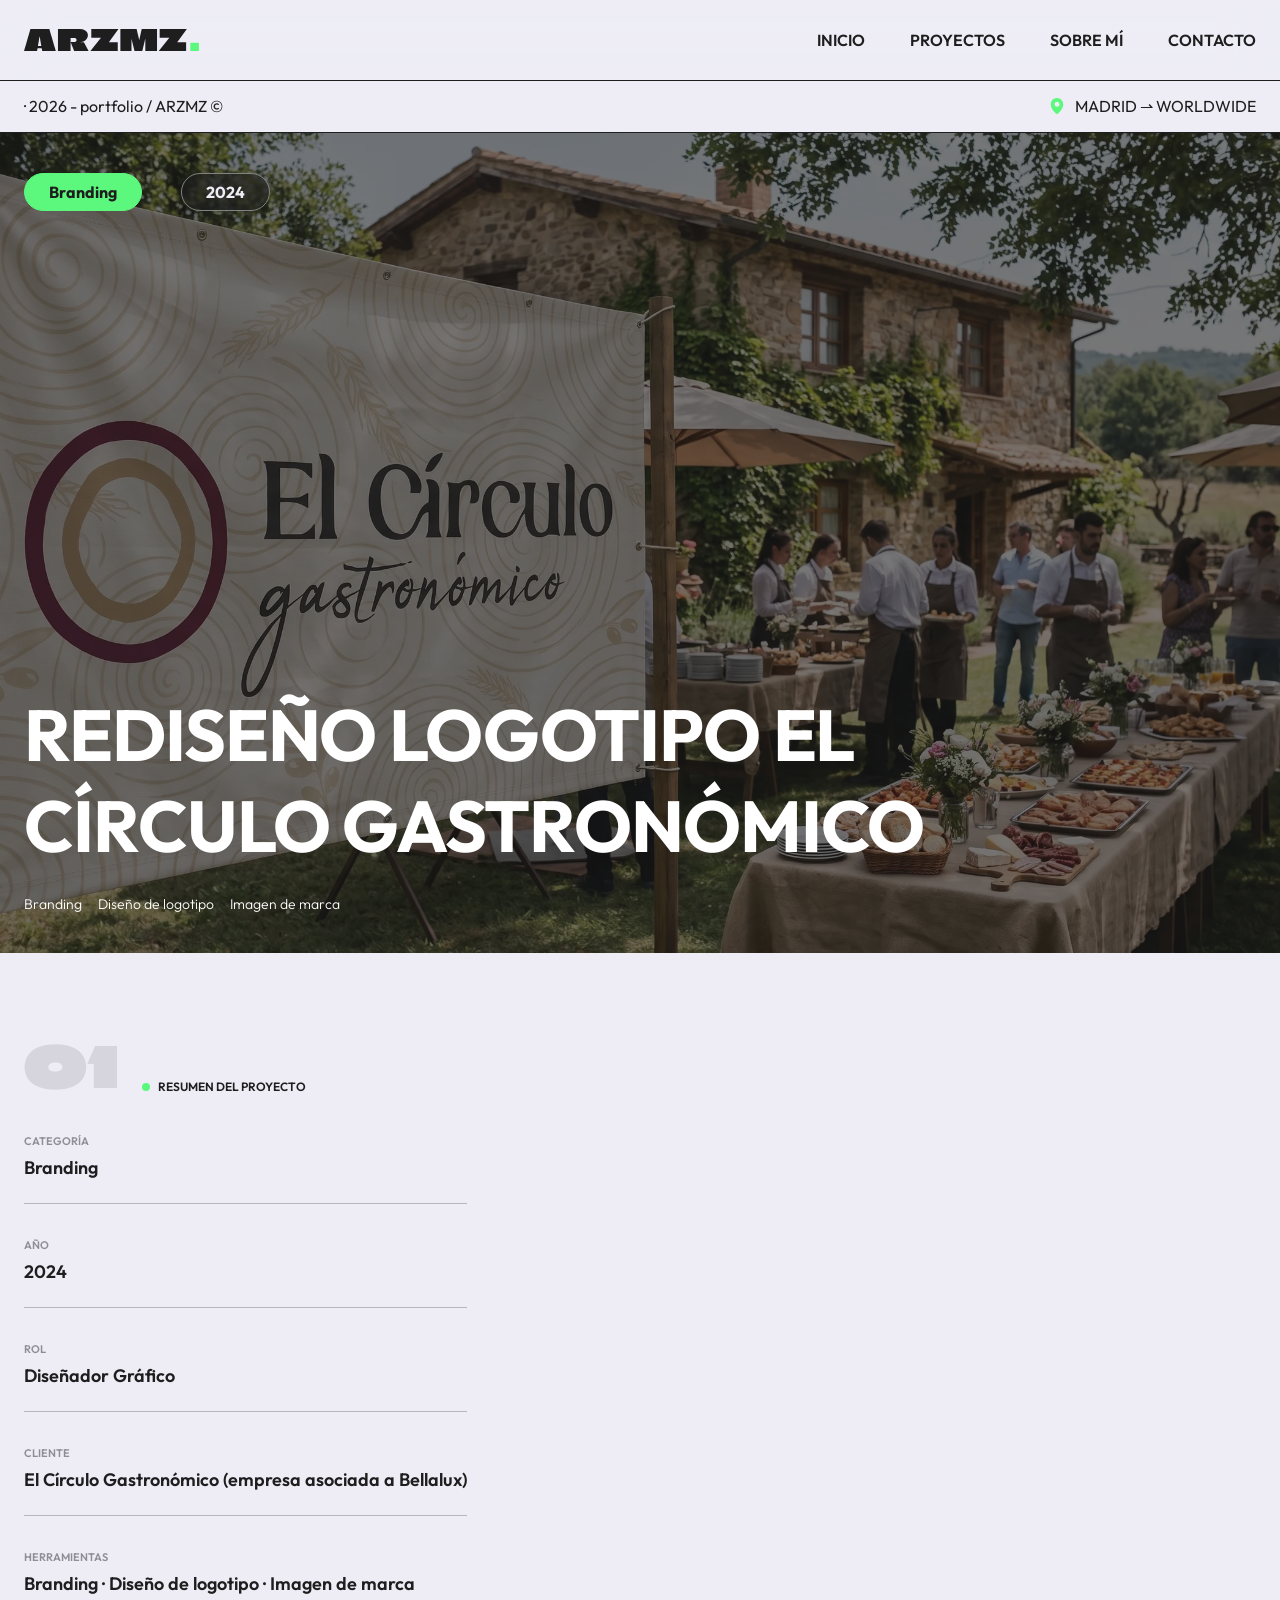
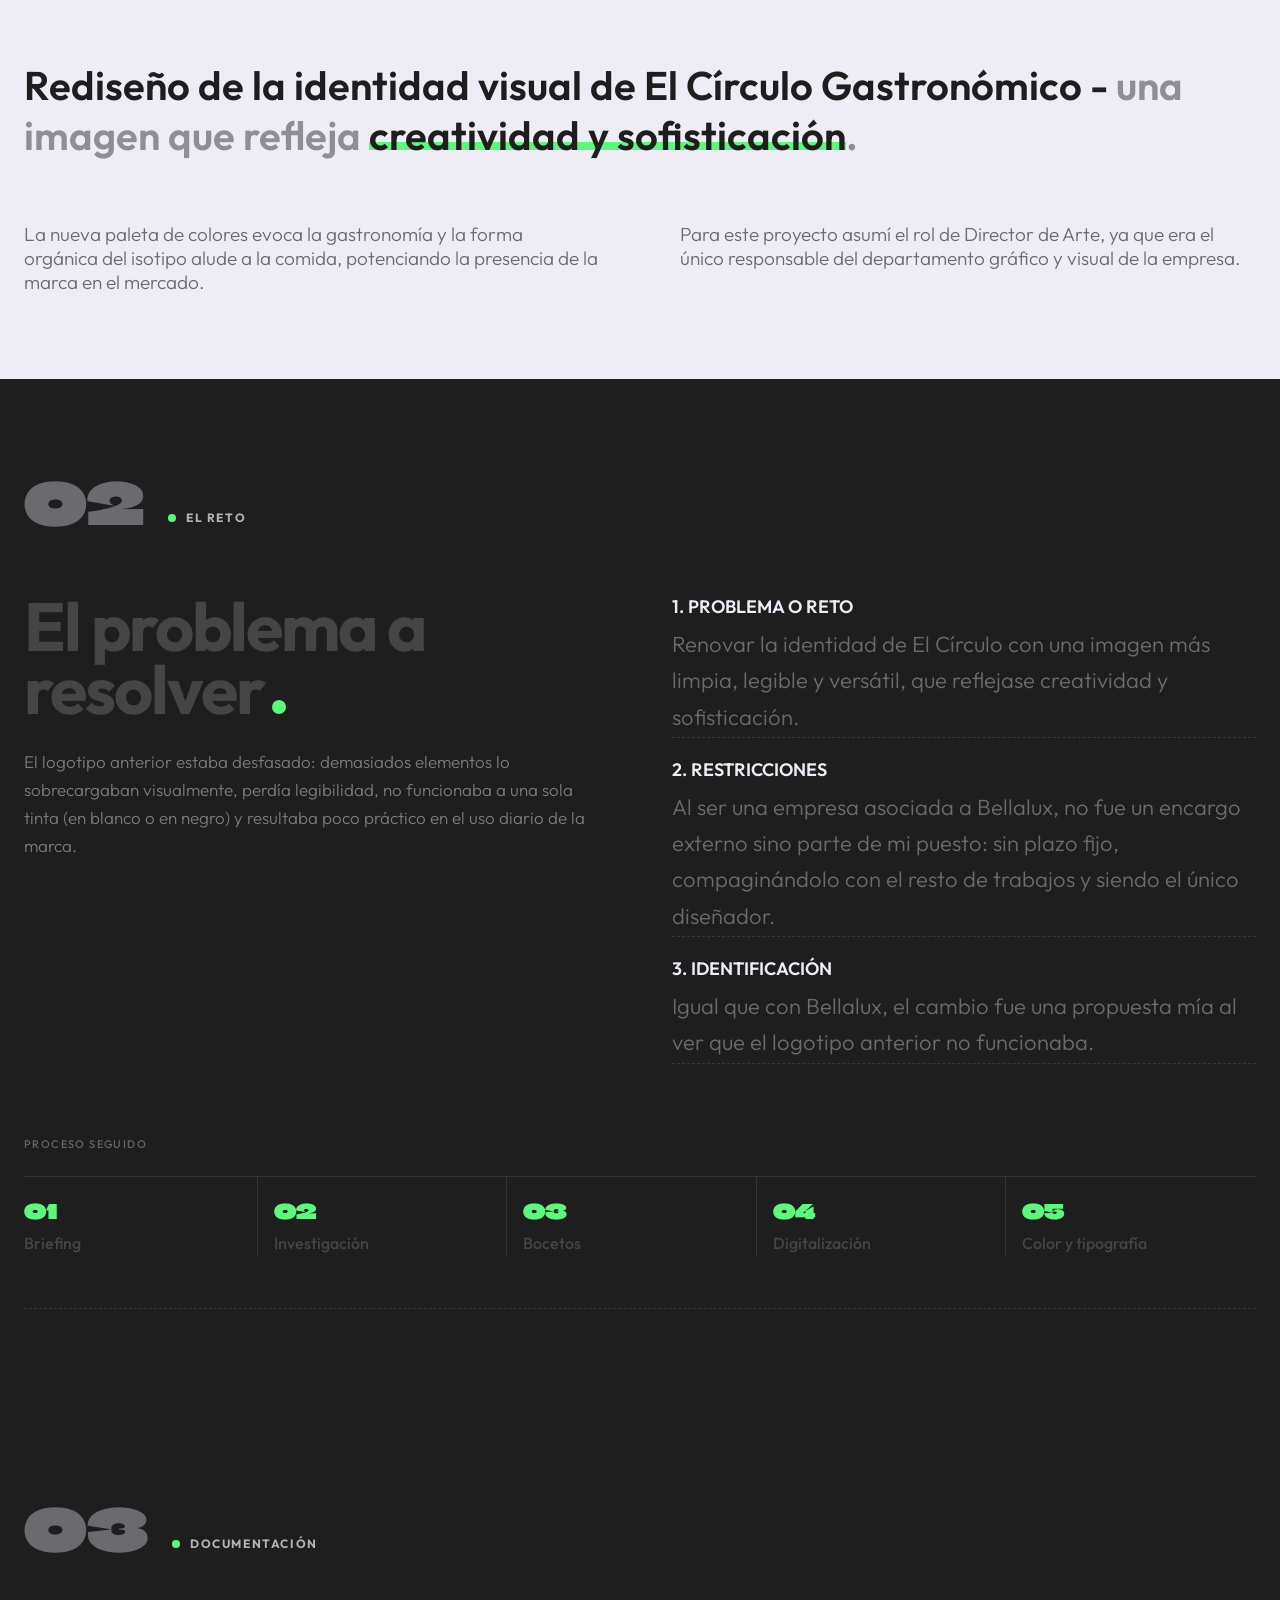
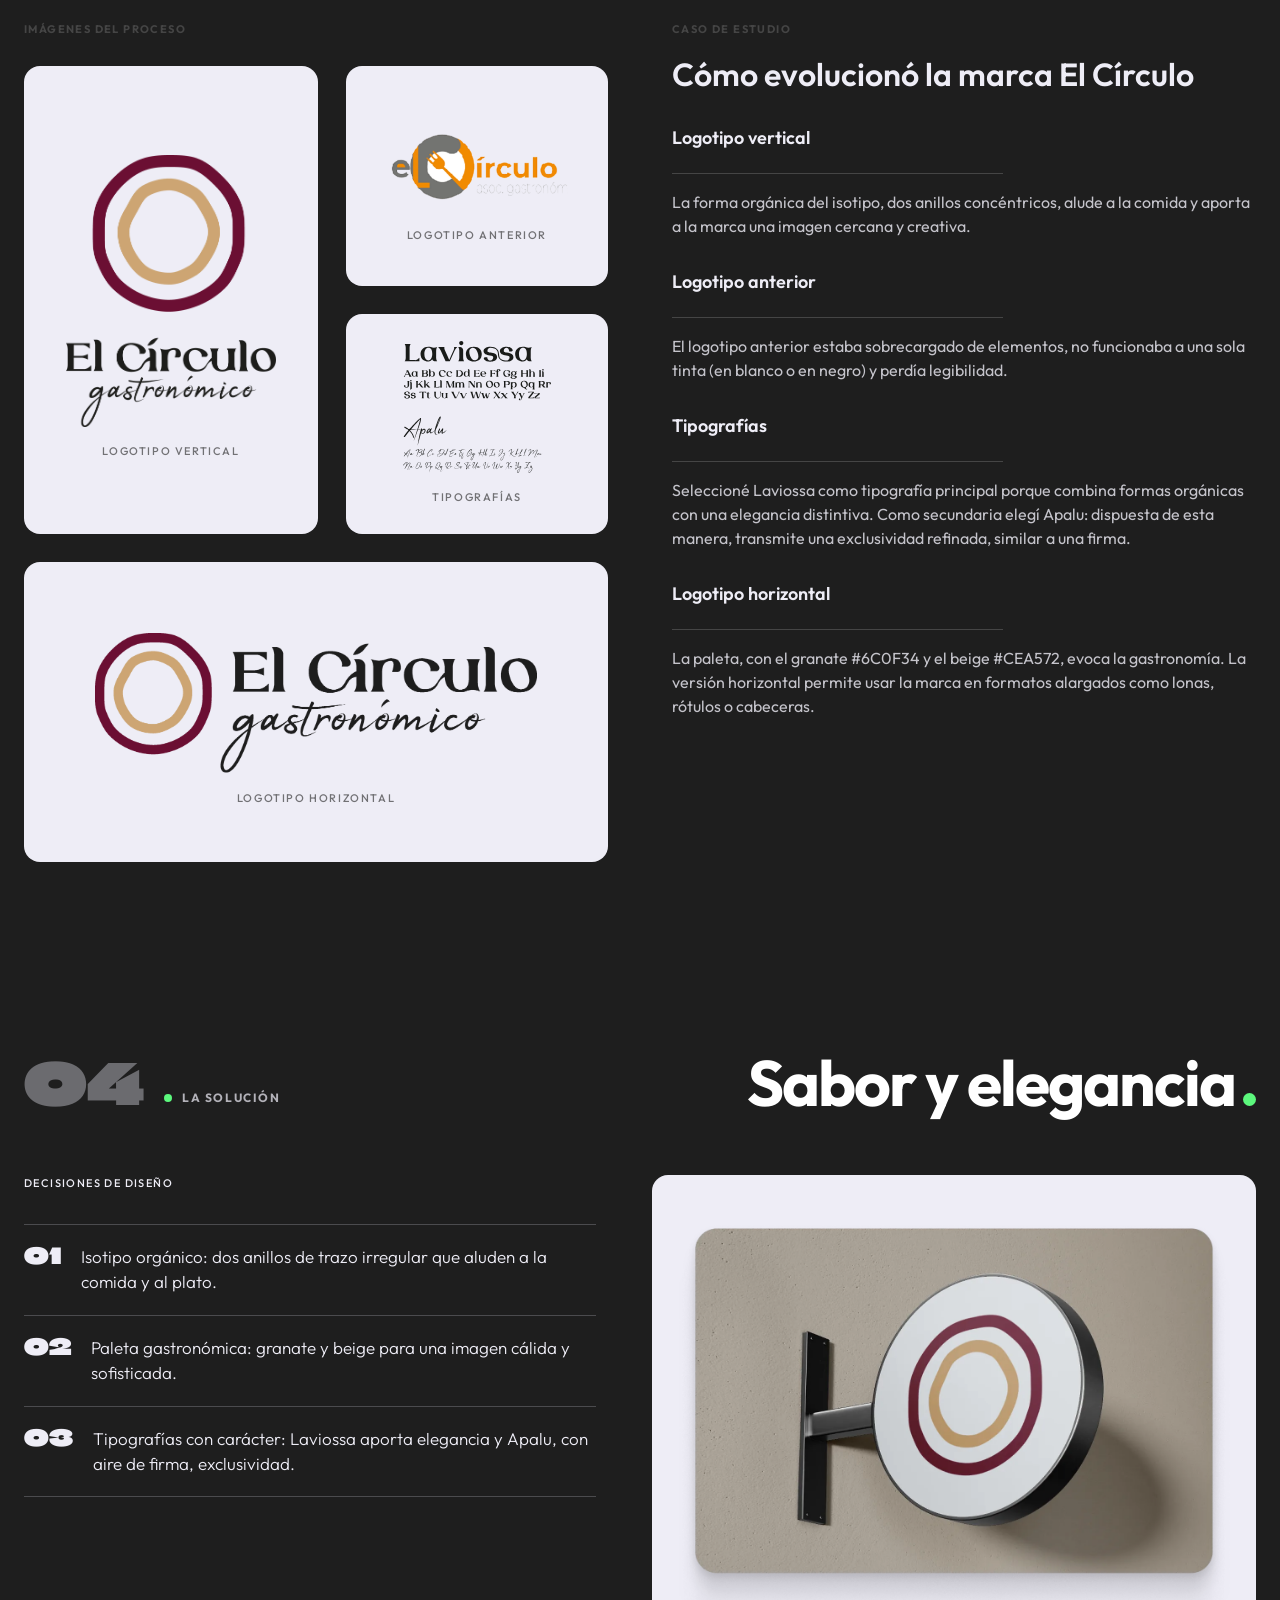
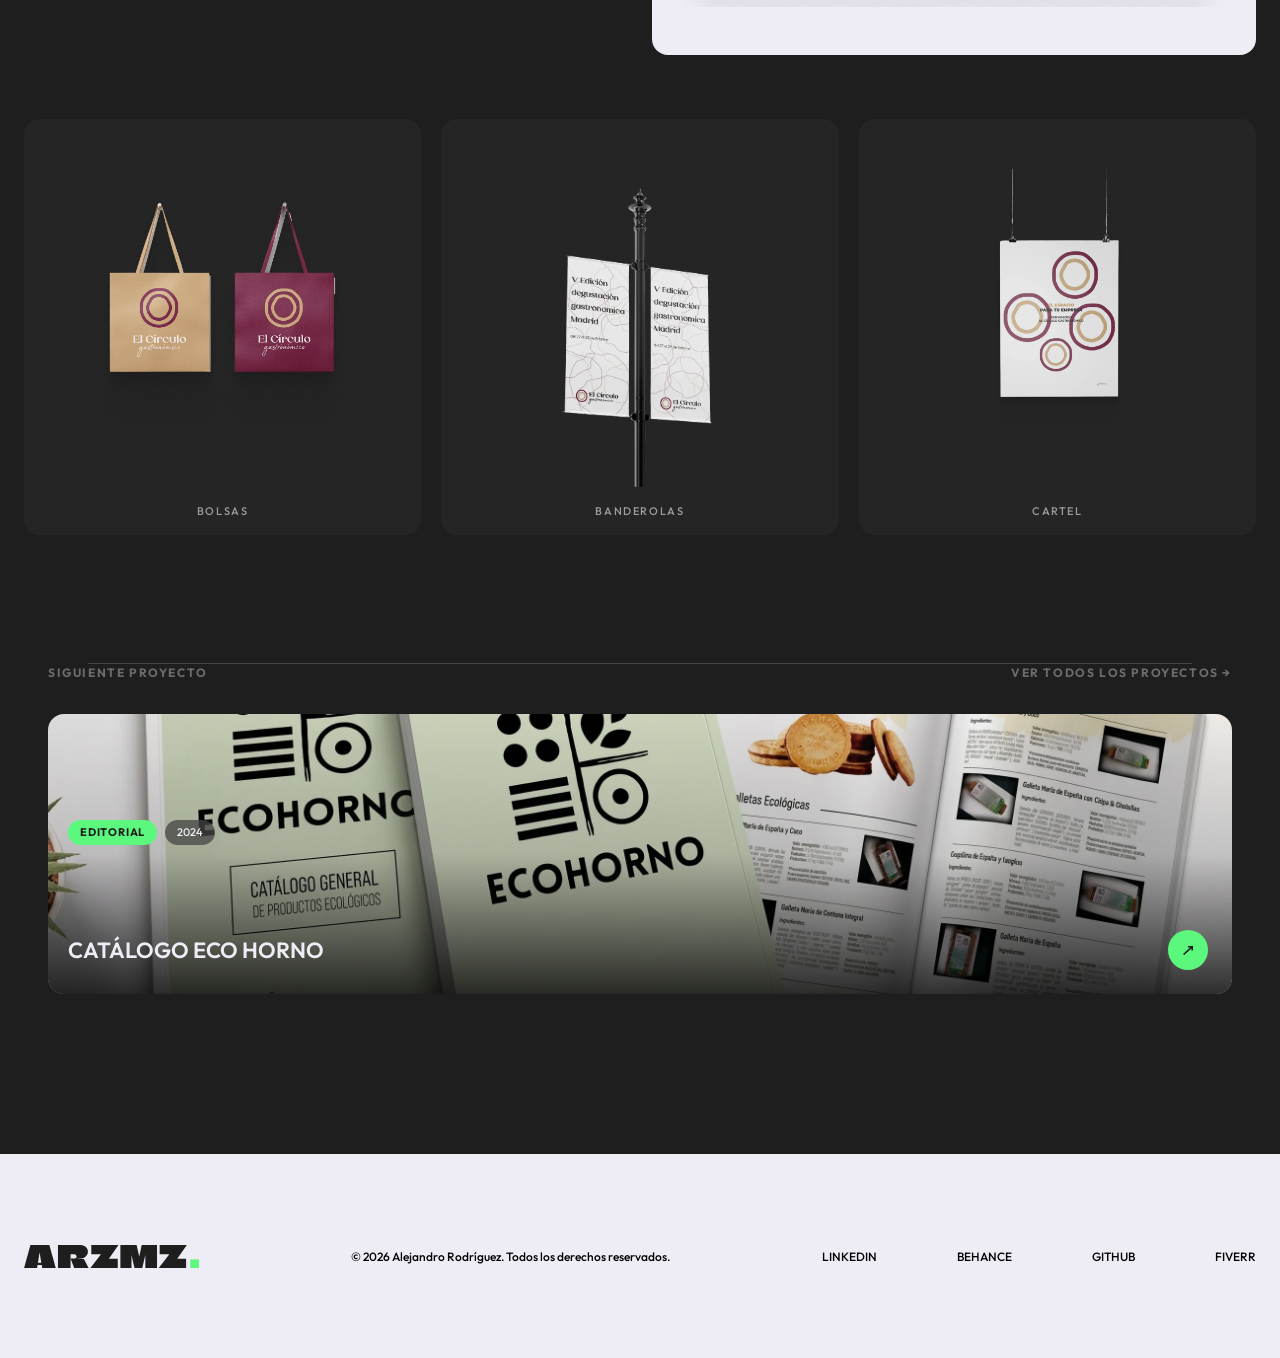
<file: rediseno-logotipo-circulo-gastronomico.html>
<!DOCTYPE html>
<html lang="en">

<head>
    <meta charset="UTF-8">
    <meta name="viewport" content="width=device-width, initial-scale=1.0">
    <title>Rediseño logotipo El Círculo Gastronómico | Alejandro Rodríguez</title>
    <link rel="stylesheet" href="css/proyecto.css">
    <script src="js/menu.js" defer></script>
    <link rel="preconnect" href="https://fonts.googleapis.com">
    <link rel="preconnect" href="https://fonts.gstatic.com" crossorigin>
    <link href="https://fonts.googleapis.com/css2?family=Climate+Crisis:YEAR@1979&family=Outfit:wght@100..900&display=swap" rel="stylesheet">

</head>

<body>
    <!-- Estructura HTML Header -->

    <header class="Header">
        <a href="index.html" class="Header-logo" title="Ir a la página de inicio">
            <img class="Header-img" src="img/logo-arzmz.svg" alt="ARZMZ Logo" loading="lazy">
        </a>
        <button class="Header-button" type="button" title="Abrir menú">
            <svg xmlns="http://www.w3.org/2000/svg" width="16" height="16" fill="currentColor" class="Header-icon Header-icon--open"
                viewBox="0 0 16 16">
                <path fill-rule="evenodd"
                    d="M2.5 12a.5.5 0 0 1 .5-.5h10a.5.5 0 0 1 0 1H3a.5.5 0 0 1-.5-.5m0-4a.5.5 0 0 1 .5-.5h10a.5.5 0 0 1 0 1H3a.5.5 0 0 1-.5-.5m0-4a.5.5 0 0 1 .5-.5h10a.5.5 0 0 1 0 1H3a.5.5 0 0 1-.5-.5" />
            </svg>
            <svg xmlns="http://www.w3.org/2000/svg" width="16" height="16" fill="currentColor" class="Header-icon Header-icon--close"
                viewBox="0 0 16 16">
                <path
                    d="M2.146 2.854a.5.5 0 1 1 .708-.708L8 7.293l5.146-5.147a.5.5 0 0 1 .708.708L8.707 8l5.147 5.146a.5.5 0 0 1-.708.708L8 8.707l-5.146 5.147a.5.5 0 0 1-.708-.708L7.293 8z" />
            </svg>
        </button>
        <nav class="Header-nav">
            <ul class="Header-ul">
                <li class="Header-li Header-li--Home"><a href="index.html" title="Ir a la página de inicio">INICIO</a></li>
                <li class="Header-li Header-li--Proyectos"><a href="proyectos.html" title="Ver todos los proyectos">PROYECTOS</a></li>
                <li class="Header-li Header-li--Sobremi"><a href="sobremi.html" title="Conocer más sobre Alejandro Rodríguez">SOBRE MÍ</a></li>
                <li class="Header-li Header-li--Contacto"><a href="contacto.html" title="Ir a la página de contacto">CONTACTO</a></li>
            </ul>
        </nav>
    </header>

    <!-- Estructura HTML Subheader -->

    <section class="Subheader">
        <p class="Subheader-p">· 2026 - portfolio / ARZMZ © </p>
        <div class="Subheader-Location">
            <svg class="Location-img" xmlns="http://www.w3.org/2000/svg" viewBox="0 0 32 32" role="img" aria-label="Ubicación">
                <path d="M16,3C10.5,3,6,7.5,6,13c0,8.4,9,15.5,9.4,15.8c0.2,0.1,0.4,0.2,0.6,0.2s0.4-0.1,0.6-0.2C17,28.5,26,21.4,26,13C26,7.5,21.5,3,16,3z M16,17c-2.2,0-4-1.8-4-4s1.8-4,4-4s4,1.8,4,4S18.2,17,16,17z" />
            </svg>
            <p class="Location-p">MADRID ⇀ WORLDWIDE</p>
        </div>
    </section>


    <!-- Estructura HTML Contenido -->

    <section class="ProjectHero">
        <picture>
            <source srcset="img/proyectos/circulo-portada.webp" type="image/webp">
            <img class="ProjectHero-img" src="img/proyectos/circulo-portada.jpg" alt="Lona con el nuevo logotipo de El Círculo Gastronómico en un evento gastronómico al aire libre" loading="lazy">
        </picture>
        <div class="ProjectHero-overlay" aria-hidden="true"></div>
        <div class="ProjectHero-chips">
            <span class="Chip Chip--primary">Branding</span>
            <span class="Chip Chip--dark">2024</span>
        </div>
        <div class="ProjectHero-info">
            <h1 class="ProjectHero-title">REDISEÑO LOGOTIPO EL CÍRCULO GASTRONÓMICO</h1>
            <ul class="ProjectHero-tags">
                <li>Branding</li>
                <li>Diseño de logotipo</li>
                <li>Imagen de marca</li>
            </ul>
        </div>
    </section>

    <!-- Estructura HTML primera sección -->

    <section class="Summary">
        <div class="Summary-header">
            <span class="Summary-number" aria-hidden="true">01</span>
            <div class="Summary-title">
                <span class="Summary-dot" aria-hidden="true"></span>
                <h2 class="Summary-h2">RESUMEN DEL PROYECTO</h2>
            </div>
        </div>
        <div class="Summary-body">
            <ul class="Summary-list">
                <li class="Summary-item">
                    <p class="Summary-label">CATEGORÍA</p>
                    <p class="Summary-category">Branding</p>
                </li>
                <li class="Summary-item">
                    <p class="Summary-label">AÑO</p>
                    <p class="Summary-category">2024</p>
                </li>
                <li class="Summary-item">
                    <p class="Summary-label">ROL</p>
                    <p class="Summary-category">Diseñador Gráfico</p>
                </li>
                <li class="Summary-item">
                    <p class="Summary-label">CLIENTE</p>
                    <p class="Summary-category">El Círculo Gastronómico (empresa asociada a Bellalux)</p>
                </li>
                <li class="Summary-item Summary-item--last">
                    <p class="Summary-label">HERRAMIENTAS</p>
                    <p class="Summary-category">Branding · Diseño de logotipo · Imagen de marca</p>
                </li>
            </ul>
            <div class="Summary-content">
                <p class="Summary-lead">
                    <span class="Summary-strong">Rediseño de la identidad visual de El Círculo Gastronómico -</span>
                    una imagen que refleja
                    <mark class="Summary-highlight Summary-strong">creatividad y sofisticación</mark>.
                </p>
                <div class="Summary-Text">
                    <p class="Text-p">La nueva paleta de colores evoca la gastronomía y la forma orgánica del isotipo
                        alude a la comida, potenciando la presencia de la marca en el mercado.</p>
                    <p class="Text-p">Para este proyecto asumí el rol de Director de Arte, ya que era el único
                        responsable del departamento gráfico y visual de la empresa.</p>
                </div>
            </div>
        </div>
    </section>

    <!-- Estructura HTML segunda sección -->

    <section class="Challenge">
        <div class="Challenge-header">
            <span class="Challenge-number" aria-hidden="true">02</span>
            <div class="Challenge-title">
                <span class="Challenge-dot" aria-hidden="true"></span>
                <h2 class="Challenge-h2">El reto</h2>
            </div>
        </div>
        <div class="Challenge-body">
            <div class="Challenge-intro">
                <h3 class="Challenge-heading">El problema a resolver<span class="Challenge-headingDot" aria-hidden="true"></span></h3>
                <p class="Challenge-text">El logotipo anterior estaba desfasado: demasiados elementos lo sobrecargaban
                    visualmente, perdía legibilidad, no funcionaba a una sola tinta (en blanco o en negro) y resultaba
                    poco práctico en el uso diario de la marca.</p>
            </div>
            <ul class="Challenge-cards">
                <li class="Challenge-card">
                    <h3 class="Challenge-cardTitle">1. PROBLEMA O RETO</h3>
                    <p class="Challenge-cardText">Renovar la identidad de El Círculo con una imagen más limpia, legible y versátil, que reflejase creatividad y sofisticación.</p>
                </li>
                <li class="Challenge-card">
                    <h3 class="Challenge-cardTitle">2. RESTRICCIONES</h3>
                    <p class="Challenge-cardText">Al ser una empresa asociada a Bellalux, no fue un encargo externo sino parte de mi puesto: sin plazo fijo, compaginándolo con el resto de trabajos y siendo el único diseñador.</p>
                </li>
                <li class="Challenge-card">
                    <h3 class="Challenge-cardTitle">3. IDENTIFICACIÓN</h3>
                    <p class="Challenge-cardText">Igual que con Bellalux, el cambio fue una propuesta mía al ver que el logotipo anterior no funcionaba.</p>
                </li>
            </ul>
        </div>
        <div class="Challenge-process">
            <h3 class="Challenge-processLabel">Proceso seguido</h3>
            <ol class="Challenge-steps">
                <li class="Challenge-step Challenge-step--first">
                    <span class="Challenge-stepNumber">01</span>
                    <span class="Challenge-stepName">Briefing</span>
                </li>
                <li class="Challenge-step Challenge-step--second">
                    <span class="Challenge-stepNumber">02</span>
                    <span class="Challenge-stepName">Investigación</span>
                </li>
                <li class="Challenge-step Challenge-step--third">
                    <span class="Challenge-stepNumber">03</span>
                    <span class="Challenge-stepName">Bocetos</span>
                </li>
                <li class="Challenge-step Challenge-step--fourth">
                    <span class="Challenge-stepNumber">04</span>
                    <span class="Challenge-stepName">Digitalización</span>
                </li>
                <li class="Challenge-step Challenge-step--fifth">
                    <span class="Challenge-stepNumber">05</span>
                    <span class="Challenge-stepName">Color y tipografía</span>
                </li>
            </ol>
            <div class="Challenge-divider"></div>
        </div>
    </section>

    <!-- Estructura HTML sección documentación -->


    <section class="Documentation">
        <div class="Documentation-header">
            <span class="Documentation-number" aria-hidden="true">03</span>
            <div class="Documentation-title">
                <span class="Documentation-dot" aria-hidden="true"></span>
                <h2 class="Documentation-h2">Documentación</h2>
            </div>
        </div>
        <div class="Documentation-body">
            <div class="Documentation-gallery">
                <p class="Documentation-label">Imágenes del proceso</p>
                <div class="Documentation-grid">
                    <figure class="Documentation-media Documentation-media--tall Documentation-media--light">
                        <picture>
                        <source srcset="img/proyectos/circulo-logo-vertical.webp" type="image/webp">
                        <img class="Documentation-img" src="img/proyectos/circulo-logo-vertical.jpg" alt="Versión vertical del nuevo logotipo de El Círculo Gastronómico, con isotipo de dos anillos en granate y beige" loading="lazy">
                    </picture>
                        <figcaption class="Documentation-caption">Logotipo vertical</figcaption>
                    </figure>
                    <div class="Documentation-stack">
                        <figure class="Documentation-media Documentation-media--small Documentation-media--light">
                            <picture>
                        <source srcset="img/proyectos/circulo-logo-anterior.webp" type="image/webp">
                        <img class="Documentation-img" src="img/proyectos/circulo-logo-anterior.jpg" alt="Logotipo anterior de El Círculo Gastronómico, en naranja y gris con un tenedor" loading="lazy">
                    </picture>
                            <figcaption class="Documentation-caption">Logotipo anterior</figcaption>
                        </figure>
                        <figure class="Documentation-media Documentation-media--small Documentation-media--light">
                            <img class="Documentation-img" src="img/proyectos/circulo-tipografia.svg" alt="Muestra de las tipografías Laviossa y Apalu" loading="lazy">
                            <figcaption class="Documentation-caption">Tipografías</figcaption>
                        </figure>
                    </div>
                </div>
                <figure class="Documentation-media Documentation-media--wide Documentation-media--light">
                    <picture>
                        <source srcset="img/proyectos/circulo-logo-horizontal.webp" type="image/webp">
                        <img class="Documentation-img" src="img/proyectos/circulo-logo-horizontal.jpg" alt="Versión horizontal del nuevo logotipo de El Círculo Gastronómico" loading="lazy">
                    </picture>
                    <figcaption class="Documentation-caption">Logotipo horizontal</figcaption>
                </figure>
            </div>
            <div class="Documentation-content">
                <div class="Documentation-intro">
                    <p class="Documentation-label">Caso de estudio</p>
                    <h3 class="Documentation-heading">Cómo evolucionó la marca El Círculo</h3>
                </div>
                <ul class="Documentation-list">
                    <li class="Documentation-item">
                        <h4 class="Documentation-itemTitle">Logotipo vertical</h4>
                        <p class="Documentation-itemText">La forma orgánica del isotipo, dos anillos concéntricos, alude a la comida y aporta a la marca una imagen cercana y creativa.</p>
                    </li>
                    <li class="Documentation-item">
                        <h4 class="Documentation-itemTitle">Logotipo anterior</h4>
                        <p class="Documentation-itemText">El logotipo anterior estaba sobrecargado de elementos, no funcionaba a una sola tinta (en blanco o en negro) y perdía legibilidad.</p>
                    </li>
                    <li class="Documentation-item">
                        <h4 class="Documentation-itemTitle">Tipografías</h4>
                        <p class="Documentation-itemText">Seleccioné Laviossa como tipografía principal porque combina formas orgánicas con una elegancia distintiva. Como secundaria elegí Apalu: dispuesta de esta manera, transmite una exclusividad refinada, similar a una firma.</p>
                    </li>
                    <li class="Documentation-item">
                        <h4 class="Documentation-itemTitle">Logotipo horizontal</h4>
                        <p class="Documentation-itemText">La paleta, con el granate #6C0F34 y el beige #CEA572, evoca la gastronomía. La versión horizontal permite usar la marca en formatos alargados como lonas, rótulos o cabeceras.</p>
                    </li>
                </ul>
            </div>
        </div>
    </section>

    <!-- Estructura HTML sección solución -->

    <section class="Solution">
        <div class="Solution-header">
            <div class="Solution-index">
                <span class="Solution-number" aria-hidden="true">04</span>
                <div class="Solution-title">
                    <span class="Solution-dot" aria-hidden="true"></span>
                    <h2 class="Solution-h2">La solución</h2>
                </div>
            </div>
            <h3 class="Solution-heading">Sabor y elegancia<span class="Solution-headingDot"></span></h3>
        </div>
        <div class="Solution-body">
            <div class="Solution-decisions">
                <p class="Solution-label">Decisiones de diseño</p>
                <ol class="Solution-list">
                    <li class="Solution-item">
                        <span class="Solution-itemNumber" aria-hidden="true">01</span>
                        <p class="Solution-itemText">Isotipo orgánico: dos anillos de trazo irregular que aluden a la comida y al plato.</p>
                    </li>
                    <li class="Solution-item">
                        <span class="Solution-itemNumber" aria-hidden="true">02</span>
                        <p class="Solution-itemText">Paleta gastronómica: granate y beige para una imagen cálida y sofisticada.</p>
                    </li>
                    <li class="Solution-item">
                        <span class="Solution-itemNumber" aria-hidden="true">03</span>
                        <p class="Solution-itemText">Tipografías con carácter: Laviossa aporta elegancia y Apalu, con aire de firma, exclusividad.</p>
                    </li>
                </ol>
            </div>
            <figure class="Solution-media Solution-media--main">
                <picture>
                    <source srcset="img/proyectos/circulo-aplicacion-rotulo.webp" type="image/webp">
                    <img class="Solution-img Solution-img--captura" src="img/proyectos/circulo-aplicacion-rotulo.jpg" alt="Rótulo circular de fachada con el isotipo de El Círculo Gastronómico" loading="lazy">
                </picture>
                <figcaption class="Solution-caption">Resultado final — rótulo de fachada</figcaption>
            </figure>
        </div>
        <div class="Solution-gallery">
            <figure class="Solution-media">
                <picture>
                    <source srcset="img/proyectos/circulo-aplicacion-bolsas.webp" type="image/webp">
                    <img class="Solution-img Solution-img--captura" src="img/proyectos/circulo-aplicacion-bolsas.jpg" alt="Bolsas de tela en beige y granate con el logotipo de El Círculo Gastronómico" loading="lazy">
                </picture>
                <figcaption class="Solution-caption">Bolsas</figcaption>
            </figure>
            <figure class="Solution-media">
                <picture>
                    <source srcset="img/proyectos/circulo-aplicacion-banderolas.webp" type="image/webp">
                    <img class="Solution-img" src="img/proyectos/circulo-aplicacion-banderolas.jpg" alt="Banderolas en una farola anunciando una edición de las degustaciones" loading="lazy">
                </picture>
                <figcaption class="Solution-caption">Banderolas</figcaption>
            </figure>
            <figure class="Solution-media">
                <picture>
                    <source srcset="img/proyectos/circulo-aplicacion-cartel.webp" type="image/webp">
                    <img class="Solution-img" src="img/proyectos/circulo-aplicacion-cartel.jpg" alt="Cartel colgado con el isotipo de El Círculo repetido" loading="lazy">
                </picture>
                <figcaption class="Solution-caption">Cartel</figcaption>
            </figure>
        </div>

        <!-- Estructura HTML siguiente proyecto -->

        <nav class="NextProject" aria-label="Siguiente proyecto">
            <div class="NextProject-top">
                <p class="NextProject-label">Siguiente proyecto</p>
                <a class="NextProject-all" href="proyectos.html" title="Ver todos los proyectos">Ver todos los proyectos →</a>
            </div>
            <a class="NextProject-card" href="catalogo-eco-horno.html" title="Ver el proyecto Catálogo Eco Horno">
                <picture>
                    <source srcset="img/proyectos/eco-horno-portada.webp" type="image/webp">
                    <img class="NextProject-img" src="img/proyectos/eco-horno-portada.jpg" alt="Portada del proyecto Catálogo Eco Horno" loading="lazy">
                </picture>
                <div class="NextProject-chips">
                    <span class="NextProject-chip NextProject-chip--primary">Editorial</span>
                    <span class="NextProject-chip NextProject-chip--dark">2024</span>
                </div>
                <div class="NextProject-info">
                    <h3 class="NextProject-title">CATÁLOGO ECO HORNO</h3>
                    <span class="NextProject-arrow">
                        <img src="img/arrow-up-right.svg" alt="Flecha hacia el proyecto" width="9" height="9" loading="lazy">
                    </span>
                </div>
            </a>
        </nav>
    </section>

    <!-- Estructura Footer -->

    <footer class="Footer">
        <img class="Footer-img" src="img/logo-arzmz.svg" alt="Logo de Alejandro Rodríguez" loading="lazy">
        <p class="Footer-p">© 2026 Alejandro Rodríguez. Todos los derechos reservados.</p>
        <ul class="Footer-ul">
            <li><a href="https://www.linkedin.com/in/alexrodriguezmu%C3%B1oz/" class="Footer-linkedin"
                    title="Perfil de LinkedIn de Alejandro Rodríguez" target="_blank" rel="noreferrer">LINKEDIN</a></li>
            <li><a href="https://www.behance.net/alejandrodrigu361" class="Footer-behance"
                    title="Portfolio de Behance de Alejandro Rodríguez" target="_blank" rel="noreferrer">BEHANCE</a>
            </li>
            <li><a href="https://github.com/ALEXRZMZ" class="Footer-github"
                    title="Perfil de GitHub de Alejandro Rodríguez" target="_blank" rel="noreferrer">GITHUB</a></li>
            <li><a href="https://www.fiverr.com/alexrzmz" class="Footer-fiverr"
                    title="Perfil de Fiverr de Alejandro Rodríguez" target="_blank" rel="noreferrer">FIVERR</a></li>
        </ul>
    </footer>

</body>
</file>
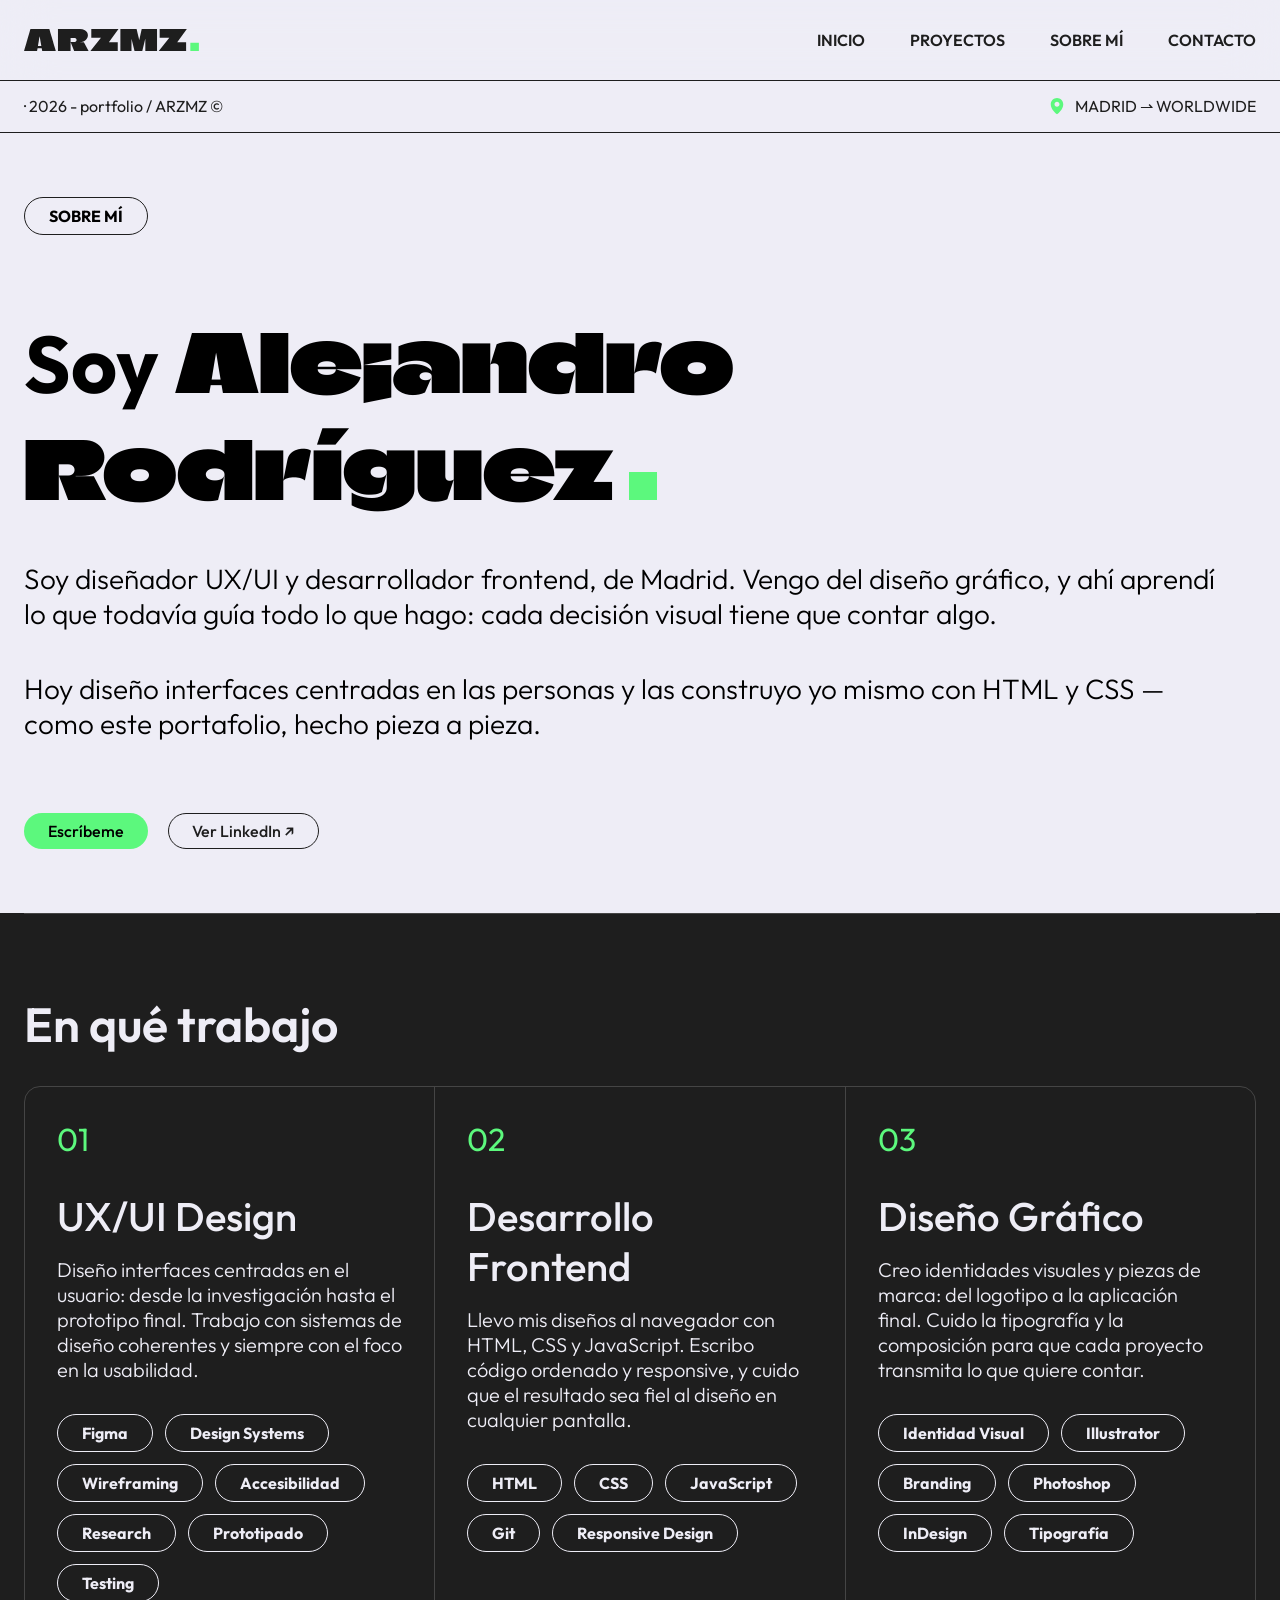
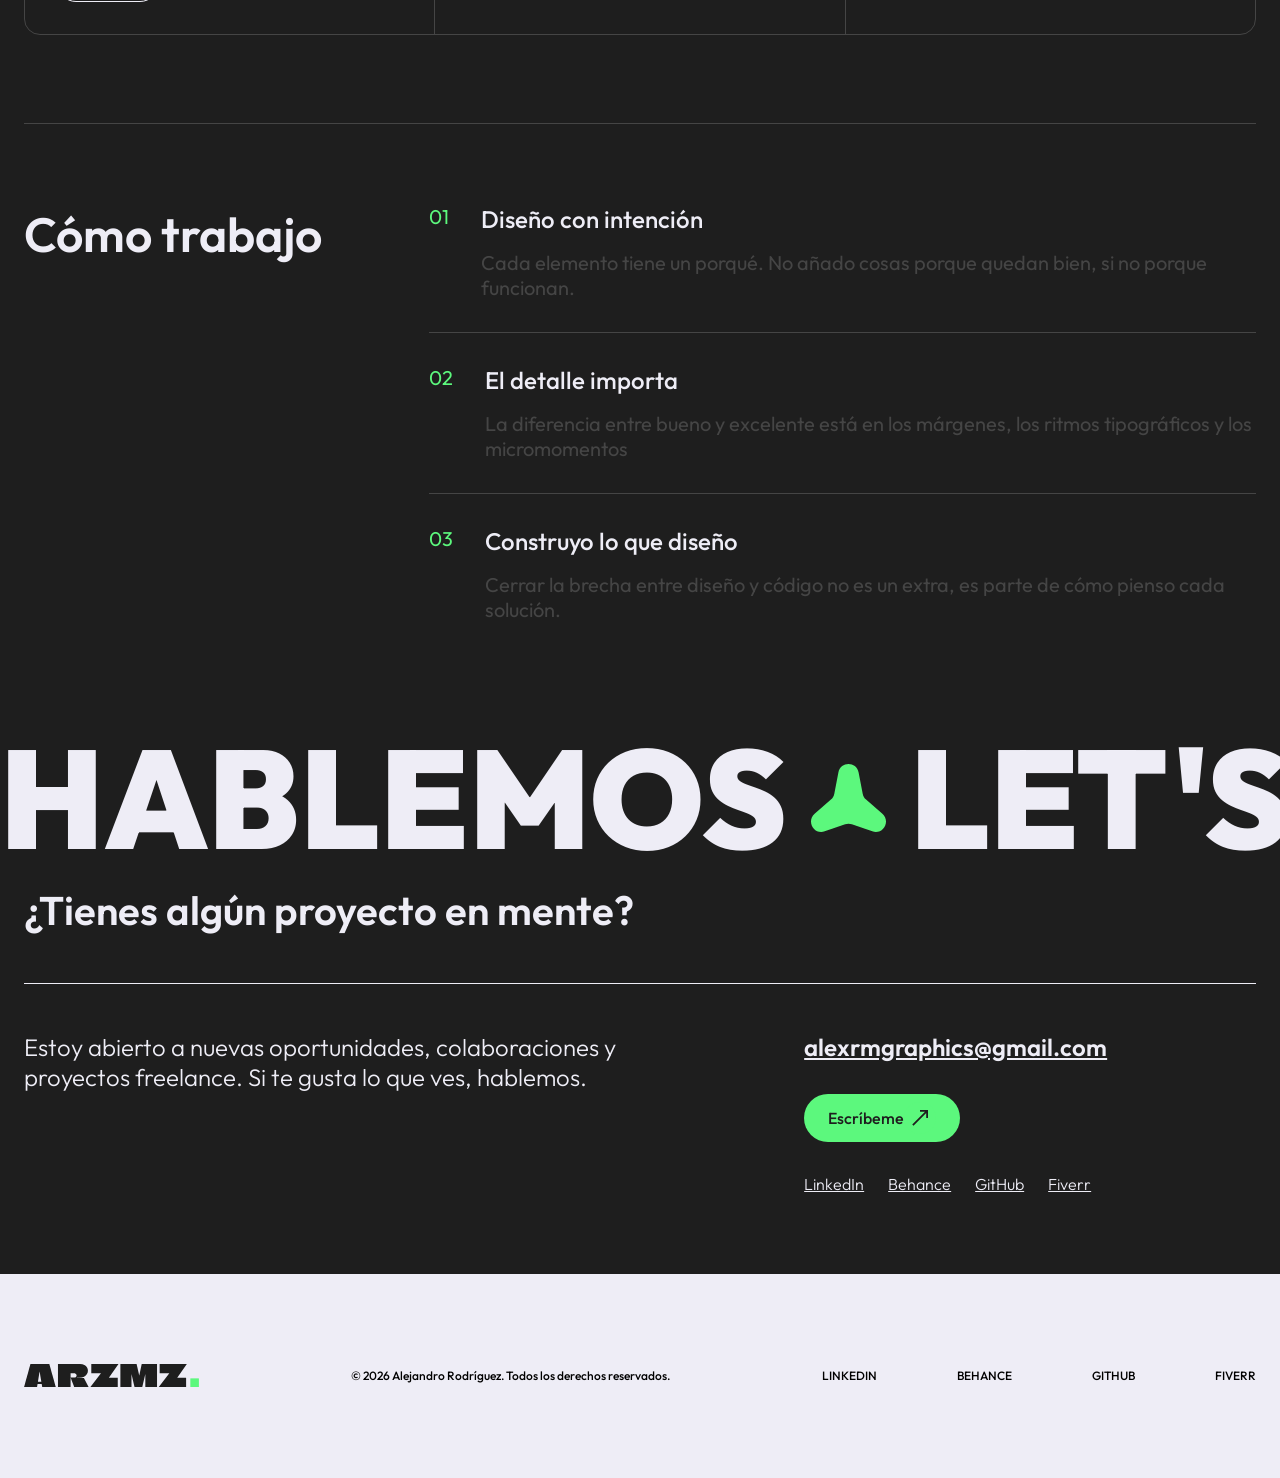
<file: sobremi.html>
<!DOCTYPE html>
<html lang="en">

<head>
    <meta charset="UTF-8">
    <meta name="viewport" content="width=device-width, initial-scale=1.0">
    <title>Sobre mí | Alejandro Rodríguez</title>
    <link rel="stylesheet" href="css/sobremi.css">
    <script src="js/menu.js" defer></script>
    <link rel="preconnect" href="https://fonts.googleapis.com">
    <link rel="preconnect" href="https://fonts.gstatic.com" crossorigin>
    <link href="https://fonts.googleapis.com/css2?family=Climate+Crisis:YEAR@1979&family=Outfit:wght@100..900&display=swap" rel="stylesheet">

</head>

<body>
    <!-- Estructura HTML Header -->

    <header class="Header">
        <a href="index.html" class="Header-logo" title="Ir a la página de inicio">
            <img class="Header-img" src="img/logo-arzmz.svg" alt="ARZMZ Logo" loading="lazy">
        </a>
        <button class="Header-button" type="button" title="Abrir menú">
            <svg xmlns="http://www.w3.org/2000/svg" width="16" height="16" fill="currentColor" class="Header-icon Header-icon--open"
                viewBox="0 0 16 16">
                <path fill-rule="evenodd"
                    d="M2.5 12a.5.5 0 0 1 .5-.5h10a.5.5 0 0 1 0 1H3a.5.5 0 0 1-.5-.5m0-4a.5.5 0 0 1 .5-.5h10a.5.5 0 0 1 0 1H3a.5.5 0 0 1-.5-.5m0-4a.5.5 0 0 1 .5-.5h10a.5.5 0 0 1 0 1H3a.5.5 0 0 1-.5-.5" />
            </svg>
            <svg xmlns="http://www.w3.org/2000/svg" width="16" height="16" fill="currentColor" class="Header-icon Header-icon--close"
                viewBox="0 0 16 16">
                <path
                    d="M2.146 2.854a.5.5 0 1 1 .708-.708L8 7.293l5.146-5.147a.5.5 0 0 1 .708.708L8.707 8l5.147 5.146a.5.5 0 0 1-.708.708L8 8.707l-5.146 5.147a.5.5 0 0 1-.708-.708L7.293 8z" />
            </svg>
        </button>
        <nav class="Header-nav">
            <ul class="Header-ul">
                <li class="Header-li Header-li--Home"><a href="index.html" title="Ir a la página de inicio">INICIO</a></li>
                <li class="Header-li Header-li--Proyectos"><a href="proyectos.html" title="Ver todos los proyectos">PROYECTOS</a></li>
                <li class="Header-li Header-li--Sobremi"><a href="sobremi.html" title="Conocer más sobre Alejandro Rodríguez">SOBRE MÍ</a></li>
                <li class="Header-li Header-li--Contacto"><a href="contacto.html" title="Ir a la página de contacto">CONTACTO</a></li>
            </ul>
        </nav>
    </header>
    <main class="Main">
    <!-- Estructura HTML Subheader -->

    <section class="Subheader">
        <p class="Subheader-p">· 2026 - portfolio / ARZMZ © </p>
        <div class="Subheader-Location">
            <svg class="Location-img" xmlns="http://www.w3.org/2000/svg" viewBox="0 0 32 32" role="img" aria-label="Ubicación">
                <path d="M16,3C10.5,3,6,7.5,6,13c0,8.4,9,15.5,9.4,15.8c0.2,0.1,0.4,0.2,0.6,0.2s0.4-0.1,0.6-0.2C17,28.5,26,21.4,26,13C26,7.5,21.5,3,16,3z M16,17c-2.2,0-4-1.8-4-4s1.8-4,4-4s4,1.8,4,4S18.2,17,16,17z" />
            </svg>
            <p class="Location-p">MADRID ⇀ WORLDWIDE</p>
        </div>
    </section>

    <!-- Estructura HTML Hero -->

    <section class="Hero">
        <div class="Hero-content">
            <div class="Hero-tag">SOBRE MÍ</div>
            <div class="Hero-info">
                <div class="Hero-title">
                    <h1 class="Hero-h1"><span class="Hero-span">Soy</span> Alejandro Rodríguez <span
                            class="Hero-square" aria-hidden="true"></span></h1>
                </div>
                <div class="Hero-text">
                    <p class="Hero-p Hero-p--first">Soy diseñador UX/UI y desarrollador frontend, de Madrid. Vengo del
                        diseño gráfico, y ahí aprendí lo que todavía guía todo lo que hago: cada decisión visual tiene
                        que contar algo.</p>
                    <p class="Hero-p Hero-p--second">Hoy diseño interfaces centradas en las personas y las construyo yo
                        mismo con HTML y CSS — como este portafolio, hecho pieza a pieza.</p>
                </div>
            </div>
            <div class="Hero-buttons">
                <a href="contacto.html" class="Hero-contact">Escríbeme</a>
                <a href="https://www.linkedin.com/in/alexrodriguezmu%C3%B1oz/" class="Hero-Button" target="_blank" rel="noopener noreferrer">
                    <span class="Button-span">Ver LinkedIn ↗</span>
                </a>
            </div>

        </div>

    </section>

    <!-- Estructura HTML Work section -->

    <section class="Work">
        <div class="Work-container">
            <h2 class="Work-h2">En qué trabajo</h2>
            <div class="Work-cards">
                <article class="Work-card">
                    <p class="Work-number" aria-hidden="true">01</p>
                    <div class="Work-info">
                        <h3 class="Work-h3">UX/UI Design</h3>
                        <p class="Work-p">Diseño interfaces centradas en el usuario: desde la investigación hasta el
                            prototipo final. Trabajo con sistemas de diseño coherentes y siempre con el foco en la
                            usabilidad.</p>
                    </div>
                    <ul class="Work-chips">
                        <li class="Work-chip">Figma</li>
                        <li class="Work-chip">Design Systems</li>
                        <li class="Work-chip">Wireframing</li>
                        <li class="Work-chip">Accesibilidad</li>
                        <li class="Work-chip">Research</li>
                        <li class="Work-chip">Prototipado</li>
                        <li class="Work-chip">Testing</li>
                    </ul>
                </article>
                <article class="Work-card">
                    <p class="Work-number" aria-hidden="true">02</p>
                    <div class="Work-info">
                        <h3 class="Work-h3">Desarrollo Frontend</h3>
                        <p class="Work-p">Llevo mis diseños al navegador con HTML, CSS y JavaScript. Escribo código
                            ordenado y responsive, y cuido que el resultado sea fiel al diseño en cualquier
                            pantalla.</p>
                    </div>
                    <ul class="Work-chips">
                        <li class="Work-chip">HTML</li>
                        <li class="Work-chip">CSS</li>
                        <li class="Work-chip">JavaScript</li>
                        <li class="Work-chip">Git</li>
                        <li class="Work-chip">Responsive Design</li>
                    </ul>
                </article>
                <article class="Work-card">
                    <p class="Work-number" aria-hidden="true">03</p>
                    <div class="Work-info">
                        <h3 class="Work-h3">Diseño Gráfico</h3>
                        <p class="Work-p">Creo identidades visuales y piezas de marca: del logotipo a la aplicación
                            final. Cuido la tipografía y la composición para que cada proyecto transmita lo que quiere
                            contar.</p>
                    </div>
                    <ul class="Work-chips">
                        <li class="Work-chip">Identidad Visual</li>
                        <li class="Work-chip">Illustrator</li>
                        <li class="Work-chip">Branding</li>
                        <li class="Work-chip">Photoshop</li>
                        <li class="Work-chip">InDesign</li>
                        <li class="Work-chip">Tipografía</li>
                    </ul>
                </article>
            </div>
        </div>
    </section>

    <!-- Estructura HTML Method section -->

    <section class="Method">
        <div class="Method-container">
            <h2 class="Method-h2">Cómo trabajo</h2>
            <ol class="Method-list">
                <li class="Method-item">
                    <p class="Method-number" aria-hidden="true">01</p>
                    <div class="Method-info">
                        <h3 class="Method-h3">Diseño con intención</h3>
                        <p class="Method-p">Cada elemento tiene un porqué. No añado cosas porque quedan bien, si no
                            porque funcionan.</p>
                    </div>
                </li>
                <li class="Method-item">
                    <p class="Method-number" aria-hidden="true">02</p>
                    <div class="Method-info">
                        <h3 class="Method-h3">El detalle importa</h3>
                        <p class="Method-p">La diferencia entre bueno y excelente está en los márgenes, los ritmos
                            tipográficos y los micromomentos</p>
                    </div>
                </li>
                <li class="Method-item">
                    <p class="Method-number" aria-hidden="true">03</p>
                    <div class="Method-info">
                        <h3 class="Method-h3">Construyo lo que diseño</h3>
                        <p class="Method-p">Cerrar la brecha entre diseño y código no es un extra, es parte de cómo
                            pienso cada solución.</p>
                    </div>
                </li>
            </ol>
        </div>
    </section>

    <!-- Estructura HTML Marquee -->

    <div class="Marquee">
        <div class="Marquee-container">
            <div class="Marquee-content">

                <span>HABLEMOS</span>
                <span>
                    <svg width="75" height="68" viewBox="0 0 75 68" fill="none" xmlns="http://www.w3.org/2000/svg">
                        <path
                            d="M27.3853 8.39656C29.5289 -2.79887 45.4711 -2.79884 47.6147 8.39659L51.6928 29.6962C52.1296 31.9776 53.3172 34.045 55.0644 35.5659L71.3771 49.7656C79.9514 57.2292 71.9802 71.1064 61.2624 67.3746L40.8715 60.2748C38.6875 59.5143 36.3125 59.5143 34.1284 60.2748L13.7375 67.3746C3.01972 71.1064 -4.95135 57.2292 3.62289 49.7656L19.9356 35.5659C21.6828 34.045 22.8703 31.9776 23.3072 29.6962L27.3853 8.39656Z"
                            fill="#5CF87D" />
                    </svg>
                </span>
                <span>LET'S TALK</span>

                <span>
                    <svg width="75" height="68" viewBox="0 0 75 68" fill="none" xmlns="http://www.w3.org/2000/svg">
                        <path
                            d="M27.3853 8.39656C29.5289 -2.79887 45.4711 -2.79884 47.6147 8.39659L51.6928 29.6962C52.1296 31.9776 53.3172 34.045 55.0644 35.5659L71.3771 49.7656C79.9514 57.2292 71.9802 71.1064 61.2624 67.3746L40.8715 60.2748C38.6875 59.5143 36.3125 59.5143 34.1284 60.2748L13.7375 67.3746C3.01972 71.1064 -4.95135 57.2292 3.62289 49.7656L19.9356 35.5659C21.6828 34.045 22.8703 31.9776 23.3072 29.6962L27.3853 8.39656Z"
                            fill="#5CF87D" />
                    </svg>
                </span>
            </div>

            <div class="Marquee-content">
                <span>HABLEMOS</span>

                <span>
                    <svg width="75" height="68" viewBox="0 0 75 68" fill="none" xmlns="http://www.w3.org/2000/svg">
                        <path
                            d="M27.3853 8.39656C29.5289 -2.79887 45.4711 -2.79884 47.6147 8.39659L51.6928 29.6962C52.1296 31.9776 53.3172 34.045 55.0644 35.5659L71.3771 49.7656C79.9514 57.2292 71.9802 71.1064 61.2624 67.3746L40.8715 60.2748C38.6875 59.5143 36.3125 59.5143 34.1284 60.2748L13.7375 67.3746C3.01972 71.1064 -4.95135 57.2292 3.62289 49.7656L19.9356 35.5659C21.6828 34.045 22.8703 31.9776 23.3072 29.6962L27.3853 8.39656Z"
                            fill="#5CF87D" />
                    </svg>
                </span>
                <span>LET'S TALK</span>

                <span>
                    <svg width="75" height="68" viewBox="0 0 75 68" fill="none" xmlns="http://www.w3.org/2000/svg">
                        <path
                            d="M27.3853 8.39656C29.5289 -2.79887 45.4711 -2.79884 47.6147 8.39659L51.6928 29.6962C52.1296 31.9776 53.3172 34.045 55.0644 35.5659L71.3771 49.7656C79.9514 57.2292 71.9802 71.1064 61.2624 67.3746L40.8715 60.2748C38.6875 59.5143 36.3125 59.5143 34.1284 60.2748L13.7375 67.3746C3.01972 71.1064 -4.95135 57.2292 3.62289 49.7656L19.9356 35.5659C21.6828 34.045 22.8703 31.9776 23.3072 29.6962L27.3853 8.39656Z"
                            fill="#5CF87D" />
                    </svg>
                </span>
            </div>

        </div>

    </div>
    <!-- Estructura HTML Contact section -->

    <section class="Contact">
        <h2 class="Contact-h2">¿Tienes algún proyecto en mente?</h2>
        <div class="Contact-info">
            <p class="Contact-p">Estoy abierto a nuevas oportunidades, colaboraciones y proyectos freelance. Si te
                gusta lo que ves, hablemos.</p>
            <div class="Contact-data">
                <a href="mailto:alexrmgraphics@gmail.com" class="Contact-email" title="Escribir un email a Alejandro Rodríguez">alexrmgraphics@gmail.com</a>
                <a href="contacto.html" class="Contact-Button" title="Ir a la página de contacto">
                    <span class="Button-span">Escríbeme</span>
                    <span class="Button-icon">
                        <svg xmlns="http://www.w3.org/2000/svg" width="16" height="16" viewBox="7.5 7.5 9 9" aria-hidden="true">
                            <path d="M8 16L16 8M16 12V8H12" fill="none" stroke="currentColor" stroke-width="1" />
                        </svg>
                    </span>
                </a>
                <ul class="Contact-rrss">
                    <li><a href="https://www.linkedin.com/in/alexrodriguezmu%C3%B1oz/" class="Contact-linkedin" target="_blank"
                            rel="noopener noreferrer">LinkedIn</a></li>
                    <li><a href="https://www.behance.net/alejandrodrigu361" class="Contact-behance" target="_blank"
                            rel="noopener noreferrer">Behance</a></li>
                    <li><a href="https://github.com/ALEXRZMZ" class="Contact-github" target="_blank"
                            rel="noopener noreferrer">GitHub</a></li>
                    <li><a href="https://www.fiverr.com/alexrzmz" class="Contact-fiverr" target="_blank"
                            rel="noopener noreferrer">Fiverr</a></li>
                </ul>
            </div>
        </div>
    </section>
    </main>
    <!-- Estructura Footer -->

    <footer class="Footer">
        <img class="Footer-img" src="img/logo-arzmz.svg" alt="Logo de Alejandro Rodríguez" loading="lazy">
        <p class="Footer-p">© 2026 Alejandro Rodríguez. Todos los derechos reservados.</p>
        <ul class="Footer-ul">
            <li><a href="https://www.linkedin.com/in/alexrodriguezmu%C3%B1oz/" class="Footer-linkedin"
                    title="Perfil de LinkedIn de Alejandro Rodríguez" target="_blank" rel="noreferrer">LINKEDIN</a></li>
            <li><a href="https://www.behance.net/alejandrodrigu361" class="Footer-behance"
                    title="Portfolio de Behance de Alejandro Rodríguez" target="_blank" rel="noreferrer">BEHANCE</a>
            </li>
            <li><a href="https://github.com/ALEXRZMZ" class="Footer-github"
                    title="Perfil de GitHub de Alejandro Rodríguez" target="_blank" rel="noreferrer">GITHUB</a></li>
            <li><a href="https://www.fiverr.com/alexrzmz" class="Footer-fiverr"
                    title="Perfil de Fiverr de Alejandro Rodríguez" target="_blank" rel="noreferrer">FIVERR</a></li>
        </ul>
    </footer>
</body>
</file>
<file: css/index.css>
/* Reset CSS / Normalizar CSS */
:root{
       scroll-behavior: smooth;
        font-size:100%;
        background-color: var(--color-white);

        --color-black: #1E1E1E;
        --color-white: #EEEDF6;
        --color-primary: #5CF87D;
        --color-grey: #454545;
        /* Alturas de cabecera para el hero (hecho con IA, Claude Code) */
        --header-height: 80px;
        --subheader-height: 54px;
        --chip-border-radius: 999px;
        --chip-padding: 8px 24px;
        --chip-border: 1px solid var(--color-black);
        --chip-text-size: .875rem;
}
*{
    margin:0;
    padding:0;
    border: 0;
    box-sizing: border-box;
}
li{
    list-style: none;
}
a{
    display: block;
    color:inherit;
    text-decoration: none;
}
p a{
    display: inline;
}
h1 , h2 , h3 , h4 , h5 , h6 , strong , em , mark, pre, code{
    font:inherit;
}
mark{
    background-color:transparent;
}
picture , img, video , iframe {
    display: block;
    max-width: 100%;
    width: 100%;
    height: initial;
}
svg{
    display: block;
    width: initial;
    height: initial;
    fill: currentColor;
}


form , input , select , option , textarea , label , fieldset , legend , button{
    display: block;
    font:inherit;
    background-color: initial;
}
fieldset {
    border : none ;
}
button , label{
    cursor: pointer;
}

/* ------------------ Header Style ------------------ */

.Header {
    font-family: 'Outfit', sans-serif;
    font-weight: 600;
    width: 100%;
    /* min-height: 5rem; */
    border-bottom: .0625rem solid var(--color-black);
    color: var(--color-black);
    padding: 0 4rem;

    display: flex;
    flex-flow: row nowrap;
    justify-content: space-between;

    position: fixed;
    top: 0;
    z-index: 2;

    background: rgba(238, 237, 246, 0.578);
    backdrop-filter: blur(1.625rem);
    -webkit-backdrop-filter: blur(1.625rem);

}

.Header-logo {
    width: fit-content;
    min-height: var(--header-height);
    /* background-color:blue; */

    display: flex;
    align-items: center;    
}

.Header-img {
    width: 175px;
    height: auto;
}
.Header-nav {
    width:fit-content;
    /* background-color:green; */
    align-items: center;
    display: flex;
}
.Header-ul {
    width:fit-content;
    display: flex;
    flex-flow: row nowrap;

    gap: 2.8125rem;

}
.Header-li {
    width: fit-content;
    min-height:fit-content;
    /* background-color: red; */
}
/* Botón del menú: oculto en escritorio (código propuesto por IA, Claude) */
.Header-button {
    display: none;
    align-items: center;
    justify-content: center;
    padding: 0;
    background: none;
    border: none;
    color: var(--color-black);
    cursor: pointer;
}
/* Iconos del botón: por defecto se ve el de abrir (código propuesto por IA, Claude) */
.Header-icon {
    width: 24px;
    height: 24px;
}
.Header-icon--close {
    display: none;
}

@media (max-width: 768px) {
    /* En móvil se muestra el botón (código propuesto por IA, Claude) */
    .Header-button {
        display: flex;
        align-items: center;
        justify-content: center;
    }
    /* Menú cerrado: altura 0 y contenido oculto (código propuesto por IA, Claude) */
    .Header-nav {
        width: 100%;
        position: fixed;
        top: var(--header-height);
        left: 0;
        overflow: hidden;
        max-height: 0;

        background-color: var(--color-white);
        border-bottom: .0625rem solid var(--color-black);
        transition: max-height .3s ease;
    }
    .Header-ul {
        width: 100%;
        flex-flow: column nowrap;
        align-items: flex-start;
        gap: 1.5rem;
        padding: 24px 24px;
    }
    /* Menú abierto (clase que añade el JS) (código propuesto por IA, Claude) */
    .Header-nav.is-open {
        max-height: 320px;
    }
    /* Botón con el menú abierto: se cambia el icono (código propuesto por IA, Claude) */
    .Header-button.is-open .Header-icon--open {
        display: none;
    }
    .Header-button.is-open .Header-icon--close {
        display: block;
    }
}

/* ------------------ Subheader Style ------------------ */

.Subheader {
    width: 100%;
    min-height: var(--subheader-height);
    background-color: var(--color-white);
    color: var(--color-black);
    font-family: 'Outfit', sans-serif;

    padding: 16px 4rem;
    margin-top: var(--header-height);
    border-bottom: .0313rem solid var(--color-black);


    display:flex;
    flex-flow: row nowrap;
    justify-content:space-between;
    align-items: center;
    z-index: 0;
    
}
.Subheader-Location {
    width: fit-content;
    min-height: fit-content;

    display: flex;
    flex-flow: row nowrap;
    gap: .5rem;
    
}
.Location-img{
    width: 1.25rem;
    height: auto;
    color: var(--color-primary);
}

/* En móvil se oculta el Subheader (hecho con IA, Claude Code) */
@media (max-width: 768px) {
    .Subheader {
        display: none;
    }
}

/* --------------- Hero Style --------------- */

.Hero {
    width: 100%;
    height: calc(100vh - var(--header-height) - var(--subheader-height));
    /* En ventanas bajas evita que el overflow recorte el botón (hecho con IA, Claude Code) */
    min-height: 672px;
    padding: 112px 4rem 120px;

    display: grid;
    grid-template-columns: 861px 1fr;
    /* La fila encoge con el .Hero para que el texto siga centrado en ventanas bajas (hecho con IA, Claude Code) */
    grid-template-rows: minmax(0, 672px);
    align-items: center;
    position: relative;
    overflow: hidden;

}
.Hero-col--left {
    width: 100%;
    height: fit-content;

    display: flex;
    flex-flow: column nowrap;
    gap: 4.5rem;
}
.Hero-chip {
    width: fit-content;
    min-height: fit-content;
    padding: var(--chip-padding);
    border: var(--chip-border);
    border-radius: var(--chip-border-radius);

    font-family: 'Outfit', sans-serif;
    font-weight: 600;
    font-size: var(--chip-text-size);
}
.Hero-text {
    width: 100%;
    height: fit-content;

    display: flex;
    flex-flow: column nowrap;
    gap: 2rem;
}
.Hero-h1--greeting {
    font-family: 'Outfit', sans-serif;
    font-weight: 700;
    font-size: 5rem;

    color: var(--color-black);

}
.Hero-h1--name {
    font-family: 'Climate Crisis', sans-serif;
    font-weight: 400;
    font-size: 5rem;

    color: var(--color-black);
}
.Hero-square {
    font-family: 'Climate Crisis', sans-serif;
    font-weight: 400;
    font-size: 5rem;

    color: var(--color-primary);
}
.Hero-h1--role {
    font-family: 'Outfit', sans-serif;
    font-weight: 600;
    font-size: 3.5rem;

    color: var(--color-grey);
}
.Hero-p {
    font-family: 'Outfit', sans-serif;
    font-weight: 300;
    font-size: 1.75rem;
}

.Hero-button{
    display: inline-block;
    width: fit-content;

    padding: var(--chip-padding);
    border-radius: 3.125rem;
    background-color: var(--color-primary);
    color: var(--color-black);

    font-family: 'Outfit', sans-serif;
    font-weight: 600;
    font-size: var(--chip-text-size);
    cursor: pointer;
}
/* Caja del retrato del marco: su alto es un % del .Hero (96.5% = 57.0625rem a 1920x1080) y el ancho
   sale de la proporción de la imagen. Anclada a la esquina inferior derecha de la sección
   para que apoye siempre en el .Content, sea cual sea el alto de ventana (hecho con IA, Claude Code) */
.Hero-col--right {
    position: absolute;
    right: 9px;
    bottom: 0;
    height: 96.5%;
    aspect-ratio: 786 / 904;
}
/* Hero sin retrato: solo el texto, a todo el ancho */
@media (max-width: 90.625rem) {
    .Hero {
        height: auto;
        min-height: 0;
        padding: 48px 64px;
        grid-template-columns: minmax(0, 1fr);
        grid-template-rows: auto;
    }
    .Hero-col--left {
        height: auto;
        gap: 2.5rem;
    }
    .Hero-h1--greeting,
    .Hero-h1--name,
    .Hero-square {
        font-size: clamp(2.25rem, 9.5vw, 5rem);
    }
    .Hero-h1--role {
        display: block;
        font-size: clamp(1.75rem, 7vw, 3.5rem);
    }
    .Hero-p {
        font-size: clamp(1.125rem, 4.5vw, 1.75rem);
    }
    .Hero-col--right {
        display: none;
    }
}
/* Hero con márgenes más estrechos */
@media (max-width: 80rem) {
    .Hero {
        padding: 48px 24px;
    }
}
/* Sin Subheader, el .Hero baja la altura del Header fijo para no quedar debajo de él (hecho con IA, Claude Code) */
@media (max-width: 768px) {
    .Hero {
        margin-top: var(--header-height);
    }
}

/* ------------------ Rest of the page Style ------------------ */

.Content {
    width: 100%;
    height: fit-content;
    background-color: var(--color-black);
}

/* ------------------ Career section Style ------------------ */


.Content-Career {
    width: 100%;
    height: fit-content;
    background-color: var(--color-black);
    padding: 5.5rem 4rem;


    color: var(--color-white);

    display: grid;
    grid-template-columns: 1fr 1fr;
    gap: clamp(2rem, 10vw, 8rem);

}
.Career-col--left {
    display: flex;
    flex-flow: column nowrap;
    gap: 1.5rem;
}
.Career-h2 {
    font-family: 'Outfit', sans-serif;
    font-weight: 600;
    font-size: 2.5rem;
}
.Career-p {
    font-family: 'Outfit', sans-serif;
    font-weight: 300;
    font-size: 1.125rem;
}
.Career-col--right {
    display: flex;
    flex-flow: column nowrap;
    gap: 1.5rem;
}
.Career-timeline {
    font-family: 'Outfit', sans-serif;

    display: flex;
    flex-flow: column nowrap;
    gap: .5rem
}
/* Divisorias: centradas en el gap de 24px que separa los bloques */
.Career-timeline--1,
.Career-timeline--2 {
    position: relative;
}
.Career-timeline--1::after,
.Career-timeline--2::after {
    content: "";
    position: absolute;
    left: 0;
    bottom: -12px;

    width: 100%;
    height: .0313rem;
    background-color: var(--color-white);
}
.Career-Title {
    font-family: 'Outfit', sans-serif;
    
    display: flex;
    flex-flow: row nowrap;
    justify-content:space-between;
}
.Title-h3 {
    font-weight: 500;
    font-size: 1.25rem;
}
.Title-date {
    font-size: .875rem;
    font-weight: 500;
}
.Career-detail {
    font-size: 1rem;
    font-weight: 300;
}
/* Trayectoria en móvil: una columna y márgenes más estrechos */
@media (max-width: 80rem) {
    .Content-Career {
        padding: 64px 24px;
        grid-template-columns: minmax(0, 1fr);
        gap: 3rem;
    }
    .Career-Title {
        gap: 1rem;
    }
}

/* ------------------ Projects Grid Style ------------------ */

.Projects {
    font-family: 'Outfit', sans-serif;
    padding: 0 4rem;
    margin-bottom: 80px;

}
.Projects-title {
    margin-bottom: 3.5rem;

    display: flex;
    flex-flow: row nowrap;
    justify-content: space-between;
       

    color: var(--color-white);
    
}
.Projects-h2 {
    font-size: 2.25rem;
    font-weight: 500;
}
.Projects-Button {
    display: flex;
    flex-flow: row nowrap;
    align-items: center;
    gap: 1rem;
}
/* Limitado a este botón: .Button-span se redefine en negro más abajo para el de Contacto (hecho con IA, Claude Code) */
.Projects-Button .Button-span {
    font-family: 'Outfit', sans-serif;
    font-size: 1.3125rem;
    font-weight: 300;
    color: var(--color-white);

}
.Button-icon {
    width: fit-content;
    height: fit-content;
    background-color: var(--color-primary);
    color: var(--color-black);
    padding: 8px;
    border-radius: 50%;
}
/* Proyectos en móvil: márgenes más estrechos (hecho con IA, Claude Code) */
@media (max-width: 80rem) {
    .Projects {
        padding: 0 24px;
    }
    .Projects-title {
        flex-flow: row wrap;
        gap: 1rem;
    }
}


/* Saltos de columna fijos: 4 → 2 → 1, sin pasar nunca por 3 */
.Projects-grid {
    display: grid;
    grid-template-columns: repeat(4, 1fr);
    gap: 2rem;
}
@media (max-width: 68.75rem) {
    .Projects-grid {
        grid-template-columns: repeat(2, 1fr);
    }
}
@media (max-width: 48rem) {
    .Projects-grid {
        grid-template-columns: 1fr;
    }
}
.Projects-Card {
    width: 100%;
    aspect-ratio: 385 / 480;
    border-radius: 16px;
    overflow: hidden;
    padding: 1rem;

    position: relative;
    display: flex;
    flex-flow: column nowrap;
    justify-content: flex-end;
}
/* La imagen cubre la tarjeta entera, como el fondo del componente en Figma */
.Card-img {
    position: absolute;
    inset: 0;
    height: 100%;
    object-fit: cover;
}
/* Oscurece la imagen hacia abajo: negro puro del 90% abajo al 0% arriba */
.Projects-Card::after {
    content: "";
    position: absolute;
    inset: 0;

    background: linear-gradient(to top, rgba(0, 0, 0, .7), rgba(0, 0, 0, 0));
}
/* Relative y por encima del degradado, que es el último hijo de la tarjeta */
.Card-info {
    position: relative;
    z-index: 1;
    display: flex;
    flex-flow: column nowrap;
    gap: .5rem;
}
.Card-Title {
    display: flex;
    flex-flow: row nowrap;
    gap: .375rem;
}
.Title-h3 {
    font-size: 1.125rem;
    font-weight: 600;
    color: var(--color-white);
}
.Title-arrow {
    width: 1.5rem;
    height: 1.5rem;
    background-color: var(--color-primary);
    border-radius: 50%;

    color: var(--color-black);
}
.Card-chips {
    display: flex;
    flex-flow: row wrap;
    gap: .5rem;

    font-family: 'Outfit', sans-serif;
    font-weight: 600;
    font-size: .625rem;

}
.Card-chip {
    width: fit-content;
    min-height: fit-content;
    padding: .25rem .5rem;
    background-color: rgba(30, 30, 30, 65%);

    color: var(--color-white);
    border: 1px solid rgba(130, 130, 130, 100);
    border-radius: var(--chip-border-radius);
    backdrop-filter: blur(.125rem);
}


/* ---------------- Marquee Style ------------------ */


.Marquee {
    width: 100%;
    overflow: hidden;
}
.Marquee-container {
    width: max-content;
    display: flex;
    flex-flow: row nowrap;
    animation: marquee-scroll 20s linear infinite;
}
.Marquee-content {
    width: max-content;
    height: 10.9375rem;
    display: flex;
    flex-flow: row nowrap;
    align-items: center;
    justify-content: center;
    gap: 1.5rem;
    flex: 0 0 auto;

    font-family: 'Outfit', sans-serif;
    font-weight: 900;
    font-size: 8.6875rem;
    color: var(--color-white);
}
.Marquee-content > * {
    flex: 0 0 auto;
}
.Marquee-content svg {
    width: 4.6875rem;
    height: 4.25rem;
}

@keyframes marquee-scroll {
    from {
        transform: translateX(0);
    }
    to {
        transform: translateX(-50%);
    }
}

@media (prefers-reduced-motion: reduce) {
    .Marquee-container {
        animation-play-state: paused;
    }
}
/* A 870px o menos se oculta el Marquee (hecho con IA, Claude Code) */
@media (max-width: 870px) {
    .Marquee {
        display: none;
    }
}


/* --------------- Contact section Style ------------------ */


.Contact {
    width: 100%;
    height: fit-content;
    padding: 0 4rem 80px;

    
    display: flex;
    flex-flow: column nowrap;
}
.Contact-h2 {
    width: 100%;
    height: fit-content;
    margin-bottom: 3rem;

    font-family: 'Outfit', sans-serif;
    font-weight: 600;
    font-size: 2.5rem;
    color: var(--color-white);
}

.Contact-h2::after {
    content: "";
    display: block;
    width: 100%;
    height: .0313rem;
    background-color: var(--color-white);
    margin-top: 3rem;
}

.Contact-info {
    width: 100%;
    height: fit-content;

display: grid;
grid-template-columns: 1.5fr 1fr;
gap: clamp(2rem, 8vw, 8rem);
}
.Contact-p {
    width: 100%;
    height: fit-content;

    font-family: 'Outfit', sans-serif;
    font-weight: 300;
    font-size: 1.5rem;
    color: var(--color-white);
}
.Contact-data {
    width: 100%;
    height: fit-content;

    display: flex;
    flex-flow: column nowrap;
    gap:2rem;
}
.Contact-email {
    width: 100%;
    height: fit-content;

    font-family: 'Outfit', sans-serif;
    font-weight: 600;
    font-size: 1.5rem;
    text-decoration: underline;
    color: var(--color-white);
}
.Contact-Button {
    width: fit-content;
    height: fit-content;
    background-color: var(--color-primary);
    padding: var(--chip-padding);
    border-radius: var(--chip-border-radius);

    display: flex;
    flex-flow: row nowrap;
    justify-content: center;
    align-items: center;
}
.Button-span {
    font-family: 'Outfit', sans-serif;
    font-weight: 500;
    font-size: 1rem;
    color: var(--color-black);
}
.Contact-rrss {
    width: 100%;
    height: fit-content;

    display: flex;
    flex-flow: row nowrap;
    gap: 1.5rem;

    font-family: 'Outfit', sans-serif;
    font-weight: 300;
    font-size: 1rem;
    text-decoration: underline;
    color: var(--color-white);
}
/* Contacto en móvil: una sola columna y redes que pueden saltar de línea (hecho con IA, Claude Code) */
@media (max-width: 68.4375rem) {
    .Contact {
        padding: 0 24px 80px;
    }
    .Contact-info {
        grid-template-columns: minmax(0, 1fr);
        gap: 2.5rem;
    }
    .Contact-rrss {
        flex-flow: row wrap;
    }
}

/* ---------------Footer section Style ------------------ */

.Footer {
    width: 100%;
    min-height: 12.75rem;
    background-color: var(--color-white);
    padding: 3rem 4rem;

    display: flex;
    flex-flow: row nowrap;
    justify-content: space-between;
    align-items: center;
}
.Footer-img {
    width: 175px;
    height: auto;
}
.Footer-p {
    width: fit-content;
    height: fit-content;

    font-family: 'Outfit', sans-serif;
    font-weight: 500;
    font-size: .75rem;
}
.Footer-ul {
    width: fit-content;
    height: fit-content;

    display: flex;
    flex-flow: row nowrap;
    gap: 5rem;

    font-family: 'Outfit', sans-serif;
    font-weight: 500;
    font-size: .75rem;

}
/* Footer estrecho: apilado y con los enlaces en una fila que puede saltar de línea (hecho con IA, Claude Code) */
@media (max-width: 72.8125rem) {
    .Footer {
        padding: 48px 24px;
        flex-flow: column nowrap;
        align-items: flex-start;
        gap: 1.5rem;
    }
    .Footer-ul {
        flex-flow: row wrap;
        gap: 1.5rem;
    }
}

/* ------------------ Picture ------------------ */
/* El contenedor picture no genera caja: la imagen se comporta como hija directa de su bloque (hecho con IA, Claude) */
picture {
    display: contents;
}

/* ------------------ Padding lateral responsive (hecho con IA, Claude Code) ------------------ */
/* A 1280px o menos, todas las secciones dejan 24px a cada lado */
@media (max-width: 1280px) {
    .Header,
    .Subheader,
    .Hero,
    .Content-Career,
    .Projects,
    .Contact,
    .Footer {
        padding-left: 24px;
        padding-right: 24px;
    }
}
</file>
<file: css/proyecto.css>
/* Reset CSS / Normalizar CSS */
:root{
       scroll-behavior: smooth;
        font-size:100%;
        background-color: var(--color-white);

        --color-black: #1E1E1E;
        --color-white: #EEEDF6;
        --color-primary: #5CF87D;
        --color-grey: #454545;
        --header-height: 5rem;
        --chip-border-radius: 999px;
        --chip-padding: 8px 24px;
        --chip-border: 1px solid var(--color-black);
        --chip-text-size: 1rem;
        --web-padding: 0 64px;
}
*{
    margin:0;
    padding:0;
    border: 0;
    box-sizing: border-box;
}
li{
    list-style: none;
}
a{
    display: block;
    color:inherit;
    text-decoration: none;
}
p a{
    display: inline;
}
h1 , h2 , h3 , h4 , h5 , h6 , strong , em , mark, pre, code{
    font:inherit;
}
mark{
    background-color:transparent;
}
picture , img, video , iframe {
    display: block;
    max-width: 100%;
    width: 100%;
    height: initial;
}
svg{
    display: block;
    width: initial;
    height: initial;
    fill: currentColor;
}


form , input , select , option , textarea , label , fieldset , legend , button{
    display: block;
    font:inherit;
    background-color: initial;
}
fieldset {
    border : none ;
}
button , label{
    cursor: pointer;
}

/* ------------------ Header Style ------------------ */

.Header {
    font-family: 'Outfit', sans-serif;
    font-weight: 600;
    width: 100%;
    /* min-height: 5rem; */
    border-bottom: .0625rem solid var(--color-black);
    color: var(--color-black);
    padding: 0 4rem;

    display: flex;
    flex-flow: row nowrap;
    justify-content: space-between;

    position: fixed;
    top: 0;
    z-index: 2;

    background: rgba(238, 237, 246, 0.578);
    backdrop-filter: blur(1.625rem);
    -webkit-backdrop-filter: blur(1.625rem);

}

.Header-logo {
    width: fit-content;
    min-height: 80px;
    /* background-color:blue; */

    display: flex;
    align-items: center;    
}

.Header-img {
    width: 175px;
    height: auto;
}
.Header-nav {
    width:fit-content;
    /* background-color:green; */
    align-items: center;
    display: flex;
}
.Header-ul {
    width:fit-content;
    display: flex;
    flex-flow: row nowrap;

    gap: 2.8125rem;

}
.Header-li {
    width: fit-content;
    min-height:fit-content;
    /* background-color: red; */
}
/* Botón del menú: oculto en escritorio (código propuesto por IA, Claude) */
.Header-button {
    display: none;
    align-items: center;
    justify-content: center;
    padding: 0;
    background: none;
    border: none;
    color: var(--color-black);
    cursor: pointer;
}
/* Iconos del botón: por defecto se ve el de abrir (código propuesto por IA, Claude) */
.Header-icon {
    width: 1.5rem;
    height: 1.5rem;
}
.Header-icon--close {
    display: none;
}

@media (max-width: 48rem) {
    /* En móvil se muestra el botón (código propuesto por IA, Claude) */
    .Header-button {
        display: flex;
        align-items: center;
        justify-content: center;
    }
    /* Menú cerrado: altura 0 y contenido oculto (código propuesto por IA, Claude) */
    .Header-nav {
        width: 100%;
        position: fixed;
        top: 5rem;
        left: 0;
        overflow: hidden;
        max-height: 0;

        background-color: var(--color-white);
        border-bottom: 1px solid var(--color-black);
        transition: max-height .3s ease;
    }
    .Header-ul {
        width: 100%;
        flex-flow: column nowrap;
        align-items: flex-start;
        gap: 1.5rem;
        padding: 1.5rem 24px;
    }
    /* Menú abierto (clase que añade el JS) (código propuesto por IA, Claude) */
    .Header-nav.is-open {
        max-height: 20rem;
    }
    /* Botón con el menú abierto: se cambia el icono (código propuesto por IA, Claude) */
    .Header-button.is-open .Header-icon--open {
        display: none;
    }
    .Header-button.is-open .Header-icon--close {
        display: block;
    }
}

/* ------------------ Subheader Style ------------------ */

.Subheader {
    width: 100%;
    /* min-height: 5rem; */
    background-color: var(--color-white);
    color: var(--color-black);
    font-family: 'Outfit', sans-serif;

    padding: 16px 4rem;
    margin-top: var(--header-height);
    border-bottom: .0313rem solid var(--color-black);


    display:flex;
    flex-flow: row nowrap;
    justify-content:space-between;
    align-items: center;
    z-index: 0;
    
}
.Subheader-Location {
    width: fit-content;
    min-height: fit-content;

    display: flex;
    flex-flow: row nowrap;
    gap: .5rem;
    
}
.Location-img{
    width: 1.25rem;
    height: auto;
    color: var(--color-primary);
}
/* En móvil se oculta el Subheader (hecho con IA, Claude Code) */
@media (max-width: 768px) {
    .Subheader {
        display: none;
    }
}

/* ------------------ Project Hero Style ------------------ */

.ProjectHero {
    position: relative;
    width: 100%;
    height: calc(100vh - 80px);
    padding: 40px 4rem;
    background-color: var(--color-black);
    color: #fff;
    font-family: 'Outfit', sans-serif;
    overflow: hidden;

    display: flex;
    flex-flow: column nowrap;
    justify-content: space-between;
}
.ProjectHero-img {
    position: absolute;
    inset: 0;
    width: 100%;
    height: 100%;
    object-fit: cover;
}
.ProjectHero-overlay {
    position: absolute;
    inset: 0;
    background-color: rgba(30, 30, 30, 0.6);
}
.ProjectHero-chips,
.ProjectHero-info {
    position: relative;
}
.ProjectHero-chips {
    display: flex;
    gap: 2.4375rem;
    align-items: center;
}
.Chip {
    padding: var(--chip-padding);
    border-radius: 50px;
    font-size: var(--chip-text-size);
    font-weight: 700;
}
.Chip--primary {
    background-color: var(--color-primary);
    border: 1px solid var(--color-primary);
    color: var(--color-black);
}
.Chip--dark {
    background-color: rgba(30, 30, 30, 0.65);
    border: 1px solid #828282;
    color: var(--color-white);
    backdrop-filter: blur(1.25px);
    -webkit-backdrop-filter: blur(1.25px);
}
.ProjectHero-info {
    max-width: 1091px;
    min-height: 141px;
    display: flex;
    flex-flow: column nowrap;
    justify-content: space-between;
    gap: 1.5rem;
}
.ProjectHero-title {
    font-size: 4.5rem;
    font-weight: 700;
    letter-spacing: -1.08px;
    line-height: normal;
}
.ProjectHero-tags {
    display: flex;
    gap: 1rem;
    font-size: .875rem;
    font-weight: 300;
}
/* En móvil el título de la portada se reduce para que no se corte (hecho con IA, Claude) */
@media (max-width: 768px) {
    .ProjectHero-title {
        font-size: 2rem;
        overflow-wrap: break-word;
    }
    .ProjectHero {
        margin-top: 5rem;
    }
}

/* ------------------ Summary Style ------------------ */

.Summary {
    padding: 85px 4rem;
    background-color: var(--color-white);
    color: var(--color-black);
    font-family: 'Outfit', sans-serif;

    display: flex;
    flex-flow: column nowrap;
    gap: 2.5rem;
}
.Summary-header {
    display: flex;
    gap: 1.5rem;
    align-items: flex-end;
}
.Summary-number {
    font-family: 'Climate Crisis', sans-serif;
    font-size: 3.5rem;
    line-height: 1;
    color: #D6D5DD;
}
.Summary-title {
    display: flex;
    gap: .5rem;
    align-items: center;
}
.Summary-dot {
    width: 8px;
    height: 8px;
    border-radius: 100px;
    background-color: var(--color-primary);
}
.Summary-h2 {
    font-size: .75rem;
    font-weight: 600;
}
.Summary-body {
    display: flex;
    gap: 5rem;
    align-items: flex-start;
}
.Summary-list {
    flex: 1 0 0;
    min-width: 0;
    display: flex;
    flex-flow: column nowrap;
    gap: 2.125rem;
}
.Summary-item {
    display: flex;
    flex-flow: column nowrap;
    gap: .5rem;
    padding-bottom: 25px;
    font-weight: 600;
    background: url("../img/line-divider.svg") no-repeat left bottom / 100% 1px;
}
.Summary-item--last {
    background: none;
}
.Summary-label {
    font-size: .6875rem;
    color: #8F8E94;
}
.Summary-category {
    font-size: 1.125rem;
    color: var(--color-black);
}
.Summary-content {
    /* Responsive (hecho con IA, Claude): se puede encoger y no fuerza el ancho */
    flex: 0 1 990px;
    min-width: 0;
    display: flex;
    flex-flow: column nowrap;
    gap: 3.875rem;
}
.Summary-lead {
    font-size: 2.5rem;
    font-weight: 600;
    color: #8F8E94;
}
.Summary-strong {
    color: var(--color-black);
}
.Summary-highlight {
    position: relative;
    z-index: 0;
}
/* Trazo detrás del texto, con su borde inferior apoyado en la línea base */
.Summary-highlight::after {
    content: "";
    position: absolute;
    top: 0.8em;
    left: 0;
    z-index: -1;
    width: 100%;
    height: 0.2em;
    background-color: var(--color-primary);
}
.Summary-Text {
    display: flex;
    flex-flow: row wrap;
    gap: 5rem;
    font-size: 1.1875rem;
    font-weight: 300;
    color: #6B6B6F;
}
.Text-p {
    flex: 1 0 0;
    min-width: 0;
}
/* Por debajo de 1280px la lista de datos y el texto se apilan (hecho con IA, Claude) */
@media (max-width: 1280px) {
    .Summary-body {
        flex-flow: column nowrap;
        gap: 2.5rem;
    }
    .Summary-content {
        flex: 1 1 auto;
        width: 100%;
    }
}
/* En móvil el titular del resumen es más pequeño (hecho con IA, Claude) */
@media (max-width: 768px) {
    .Summary-lead {
        font-size: 1.75rem;
    }
}
/* A 700px o menos los párrafos del resumen se apilan (hecho con IA, Claude Code) */
@media (max-width: 700px) {
    .Summary-Text {
        flex-flow: column nowrap;
    }
}

/* ------------------ Challenge Style ------------------ */

.Challenge {
    padding: 96px 4rem;
    background-color: var(--color-black);
    color: var(--color-white);
    font-family: 'Outfit', sans-serif;

    display: flex;
    flex-flow: column nowrap;
    gap: 4rem;
}
.Challenge-header {
    display: flex;
    gap: 1.5rem;
    align-items: flex-end;
}
.Challenge-number {
    font-family: 'Climate Crisis', sans-serif;
    font-size: 3.5rem;
    line-height: 56px;
    color: #6B6B6F;
}
.Challenge-title {
    display: flex;
    gap: .625rem;
    align-items: center;
    padding-bottom: 4px;
}
.Challenge-dot {
    width: 8px;
    height: 8px;
    border-radius: 100px;
    background-color: var(--color-primary);
}
.Challenge-h2 {
    font-size: .75rem;
    font-weight: 700;
    line-height: 18px;
    letter-spacing: 1.6px;
    text-transform: uppercase;
    color: #B3B2B9;
}
.Challenge-body {
    display: flex;
    gap: 13.875rem;
    align-items: stretch;
}
.Challenge-intro {
    width: 588px;
    flex-shrink: 0;
}
.Challenge-heading {
    font-size: 4.25rem;
    font-weight: 700;
    line-height: 62.56px;
    letter-spacing: -2px;
    color: var(--color-grey);
}
.Challenge-headingDot {
    display: inline-block;
    width: 14px;
    height: 14px;
    margin-left: 8px;
    border-radius: 100px;
    background-color: var(--color-primary);
}
.Challenge-text {
    padding-top: 28px;
    font-size: 1.0625rem;
    font-weight: 300;
    line-height: 28.05px;
    color: rgba(238, 237, 246, 0.45);
}
.Challenge-cards {
    width: 790px;
    max-width: 100%;
    display: flex;
    flex-flow: column nowrap;
    justify-content: center;
    gap: 1.25rem;
}
.Challenge-card {
    display: flex;
    flex-flow: column nowrap;
    gap: .5rem;
    padding-bottom: 2px;
    border-bottom: 1px dashed rgba(238, 237, 246, 0.12);
}
.Challenge-cardTitle {
    font-size: 1.125rem;
    font-weight: 600;
    color: var(--color-white);
}
.Challenge-cardText {
    font-size: 1.375rem;
    font-weight: 300;
    line-height: 36.3px;
    color: #6B6B6F;
}
.Challenge-process {
    display: flex;
    flex-flow: column nowrap;
    gap: 1.5rem;
    padding-top: 8px;
}
.Challenge-processLabel {
    font-size: .6875rem;
    font-weight: 500;
    line-height: 16.5px;
    letter-spacing: 1.4px;
    text-transform: uppercase;
    color: rgba(238, 237, 246, 0.35);
}
.Challenge-steps {
    display: flex;
    border-top: 1px solid rgba(238, 237, 246, 0.1);
}
.Challenge-step {
    flex: 1 0 0;
    min-width: 0;
    display: flex;
    flex-flow: column nowrap;
    gap: .75rem;
    padding: 24px 16px 4px 0;
    position: relative;
}
.Challenge-step + .Challenge-step {
    padding-left: 16px;
}
.Challenge-step::after {
    content: '';
    position: absolute;
    top: 0;
    right: 0;
    bottom: 0;
    width: 1px;
    background: rgba(238, 237, 246, 0.1);
}
.Challenge-step:last-child::after {
    content: none;
}
.Challenge-stepNumber {
    font-family: 'Climate Crisis', sans-serif;
    font-size: 1.25rem;
    line-height: 20px;
    color: var(--color-primary);
}
.Challenge-stepName {
    font-size: 1rem;
    font-weight: 500;
    line-height: 20px;
    color: var(--color-grey);
}
.Challenge-divider {
    height: 28px;
    border-bottom: 1px dashed rgba(238, 237, 246, 0.12);
}

@media (max-width: 1280px) {
    .Challenge-body {
        gap: 4rem;
    }
    .Challenge-intro {
        width: auto;
        flex: 1 0 0;
    }
    .Challenge-cards {
        flex: 1 0 0;
    }
}
@media (max-width: 768px) {
    .Challenge {
        padding: 64px 1.5rem;
    }
    .Challenge-body {
        flex-flow: column nowrap;
        gap: 2.5rem;
    }
    .Challenge-heading {
        font-size: 2.75rem;
        line-height: 1.05;
    }
    .Challenge-cardText {
        font-size: 1.125rem;
        line-height: 1.6;
    }
    .Challenge-steps {
        flex-flow: row wrap;
    }
    .Challenge-step {
        flex: 1 0 33%;
    }
}

/* ------------------ Documentation Style ------------------ */

.Documentation {
    padding: 96px 4rem;
    background-color: var(--color-black);
    color: var(--color-white);
    font-family: 'Outfit', sans-serif;

    display: flex;
    flex-flow: column nowrap;
    gap: 4rem;
}
.Documentation-header {
    display: flex;
    gap: 1.5rem;
    align-items: flex-end;
}
.Documentation-number {
    font-family: 'Climate Crisis', sans-serif;
    font-size: 3.5rem;
    line-height: 56px;
    color: #6B6B6F;
}
.Documentation-title {
    display: flex;
    gap: .625rem;
    align-items: center;
    padding-bottom: 4px;
}
.Documentation-dot {
    width: 8px;
    height: 8px;
    border-radius: 100px;
    background-color: var(--color-primary);
}
.Documentation-h2 {
    font-size: .75rem;
    font-weight: 700;
    line-height: 18px;
    letter-spacing: 1.6px;
    text-transform: uppercase;
    color: #B3B2B9;
}
.Documentation-body {
    display: flex;
    justify-content: space-between;
    align-items: flex-start;
    gap: 4rem;
}
.Documentation-gallery {
    width: 588px;
    flex-shrink: 0;
    display: flex;
    flex-flow: column nowrap;
    gap: 1.75rem;
}
.Documentation-label {
    font-size: .6875rem;
    font-weight: 700;
    line-height: 16.5px;
    letter-spacing: 1.4px;
    text-transform: uppercase;
    color: var(--color-grey);
}
.Documentation-grid {
    display: flex;
    gap: 1.75rem;
}
.Documentation-stack {
    flex: 1 0 0;
    min-width: 0;
    display: flex;
    flex-flow: column nowrap;
    gap: 1.75rem;
}
.Documentation-media {
    background-color: #252525;
    border-radius: 16px;

    display: flex;
    flex-flow: column nowrap;
    justify-content: center;
    align-items: center;
    gap: 1rem;
    padding: 0 16px;
}
.Documentation-media--tall {
    flex: 1 0 0;
    min-width: 0;
}
.Documentation-media--small {
    height: 220px;
}
.Documentation-media--wide {
    height: 300px;
}
.Documentation-icon {
    border: 2px dashed rgba(92, 248, 125, 0.12);
    border-radius: 16px;
}
.Documentation-icon img {
    width: 22px;
    height: 22px;
}
.Documentation-caption {
    font-size: .6875rem;
    font-weight: 500;
    line-height: 16.5px;
    letter-spacing: 1.6px;
    text-transform: uppercase;
    text-align: center;
    color: var(--color-primary);
}
.Documentation-content {
    width: 788px;
    max-width: 100%;
    display: flex;
    flex-flow: column nowrap;
    gap: 2rem;
}
.Documentation-intro {
    display: flex;
    flex-flow: column nowrap;
    gap: 1rem;
}
.Documentation-heading {
    font-size: 2rem;
    font-weight: 600;
    line-height: 40px;
    color: var(--color-white);
}
.Documentation-list {
    display: flex;
    flex-flow: column nowrap;
    gap: 2rem;
}
.Documentation-item {
    display: flex;
    flex-flow: column nowrap;
    gap: 1rem;
}
.Documentation-itemTitle {
    width: 331px;
    max-width: 100%;
    padding-bottom: 25px;
    font-size: 1.125rem;
    font-weight: 600;
    color: var(--color-white);
    background: url("../img/line-divider-dark.svg") no-repeat left bottom / 100% 1px;
}
.Documentation-itemText {
    font-size: 1rem;
    font-weight: 400;
    line-height: 24px;
    color: var(--color-white);
    opacity: 0.8;
}

@media (max-width: 1280px) {
    .Documentation-gallery {
        width: auto;
        flex: 1 0 0;
    }
    .Documentation-content {
        flex: 1 0 0;
    }
}
@media (max-width: 768px) {
    .Documentation {
        padding: 64px 1.5rem;
    }
    .Documentation-body {
        flex-flow: column nowrap;
        gap: 3.5rem;
    }
    .Documentation-gallery {
        width: 100%;
    }
    .Documentation-media--tall {
        min-height: 300px;
    }
    .Documentation-grid {
        flex-flow: column nowrap;
    }
    .Documentation-heading {
        font-size: 1.625rem;
        line-height: 1.25;
    }
}
/* ------------------ Solution Style ------------------ */

.Solution {
    padding: 96px 4rem;
    background-color: var(--color-black);
    color: var(--color-white);
    font-family: 'Outfit', sans-serif;

    display: flex;
    flex-flow: column nowrap;
    gap: 4rem;
}
.Solution-header {
    display: flex;
    justify-content: space-between;
    align-items: flex-end;
    gap: 1.5rem;
}
.Solution-index {
    display: flex;
    gap: 1.25rem;
    align-items: flex-end;
}
.Solution-number {
    font-family: 'Climate Crisis', sans-serif;
    font-size: 3.5rem;
    line-height: 56px;
    color: #6B6B6F;
}
.Solution-title {
    display: flex;
    gap: .625rem;
    align-items: center;
    padding-bottom: 4px;
}
.Solution-dot {
    width: 8px;
    height: 8px;
    border-radius: 100px;
    background-color: var(--color-primary);
}
.Solution-h2 {
    font-size: .75rem;
    font-weight: 700;
    line-height: 18px;
    letter-spacing: 1.6px;
    text-transform: uppercase;
    color: #B3B2B9;
}
.Solution-heading {
    font-size: 4rem;
    font-weight: 700;
    line-height: 57.6px;
    letter-spacing: -2px;
    text-align: right;
    color: #fff;
}
.Solution-headingDot {
    display: inline-block;
    width: 13px;
    height: 13px;
    margin-left: 8px;
    border-radius: 100px;
    background-color: var(--color-primary);
}
.Solution-body {
    display: flex;
    gap: 3.5rem;
    align-items: flex-start;
}
.Solution-decisions {
    flex: 1 0 0;
    min-width: 0;
    display: flex;
    flex-flow: column nowrap;
    gap: 2rem;
}
.Solution-label {
    font-size: .6875rem;
    font-weight: 500;
    line-height: 16.5px;
    letter-spacing: 1.4px;
    text-transform: uppercase;
    color: var(--color-white);
}
.Solution-list {
    background: url("../img/line-divider-muted.svg") no-repeat left bottom / 100% 1px;
}
.Solution-item {
    display: flex;
    gap: 1.25rem;
    align-items: flex-start;
    padding: 20px 0;
    background: url("../img/line-divider-muted.svg") no-repeat left top / 100% 1px;
}
.Solution-itemNumber {
    font-family: 'Climate Crisis', sans-serif;
    font-size: 1.375rem;
    line-height: 22px;
    color: var(--color-white);
}
.Solution-itemText {
    font-size: 1.0625rem;
    font-weight: 300;
    line-height: 25.5px;
    color: var(--color-white);
}
.Solution-media {
    flex: 1 0 0;
    min-width: 0;
    height: 26rem;
    padding: 1rem;
    background-color: #252525;
    border-radius: 16px;

    display: flex;
    flex-flow: column nowrap;
    justify-content: center;
    align-items: center;
    gap: 1rem;
}
.Solution-media--main {
    height: 30rem;
    background-color: var(--color-white);
}
.Solution-icon {
    width: 56px;
    height: 56px;
    border: 2px dashed rgba(238, 237, 246, 0.12);
    border-radius: 16px;

    display: flex;
    justify-content: center;
    align-items: center;
}
.Solution-icon img {
    width: 22px;
    height: 22px;
}
.Solution-caption {
    font-size: .6875rem;
    font-weight: 500;
    line-height: 16.5px;
    letter-spacing: 1.6px;
    text-transform: uppercase;
    text-align: center;
    color: rgba(238, 237, 246, 0.6);
}
.Solution-gallery {
    display: flex;
    gap: 1.25rem;
}
@media (max-width: 768px) {
    .Solution {
        padding: 64px 1.5rem;
    }
    .Solution-header {
        flex-flow: column nowrap;
        align-items: flex-start;
    }
    .Solution-heading {
        font-size: 2.75rem;
        line-height: 1.05;
        text-align: left;
    }
    .Solution-body,
    .Solution-gallery {
        flex-flow: column nowrap;
    }
    .Solution-media,
    .Solution-media--main {
        flex: none;
        width: 100%;
    }
    .Solution-media {
        height: 22rem;
    }
    .Solution-media--main {
        height: 320px;
    }
}

/* ------------------ Next Project Style ------------------ */

.NextProject {
    padding: 4rem;
    display: flex;
    flex-flow: column nowrap;
    gap: 2rem;
    background: url("../img/line-divider-dark.svg") no-repeat left 4rem top 4rem / calc(100% - 8rem) 1px;
}
.NextProject-top {
    padding-top: 1px;
    display: flex;
    justify-content: space-between;
    align-items: center;
}
.NextProject-label,
.NextProject-all {
    font-size: .75rem;
    font-weight: 700;
    line-height: 18px;
    letter-spacing: 1.6px;
    text-transform: uppercase;
    color: #6B6B6F;
}
.NextProject-all {
    transition: color .3s ease;
}
.NextProject-all:hover {
    color: var(--color-white);
}
.NextProject-card {
    position: relative;
    height: 280px;
    padding: 20px 24px 24px 20px;
    border-radius: 16px;
    overflow: hidden;

    display: flex;
    flex-flow: column nowrap;
    justify-content: space-between;
}
.NextProject-card::before {
    content: "";
    position: absolute;
    inset: 0;
    z-index: 1;
    background: linear-gradient(to top, rgba(0, 0, 0, 0.8), rgba(0, 0, 0, 0.15) 50%, rgba(0, 0, 0, 0));
}
.NextProject-img {
    position: absolute;
    inset: 0;
    width: 100%;
    height: 100%;
    object-fit: cover;
    transition: transform .6s ease;
}
.NextProject-card:hover .NextProject-img {
    transform: scale(1.04);
}
.NextProject-chips,
.NextProject-info {
    position: relative;
    z-index: 2;
}
.NextProject-chips {
    display: flex;
    gap: .5rem;
    align-items: center;
}
.NextProject-chip {
    padding: 4px 12px;
    border-radius: 999px;
    font-size: .6875rem;
    line-height: 16.5px;
}
.NextProject-chip--primary {
    background-color: var(--color-primary);
    color: var(--color-black);
    font-weight: 700;
    letter-spacing: 0.8px;
    text-transform: uppercase;
}
.NextProject-chip--dark {
    background-color: rgba(69, 69, 69, 0.75);
    color: var(--color-white);
    font-weight: 500;
}
.NextProject-info {
    display: flex;
    justify-content: space-between;
    align-items: center;
    gap: 1rem;
}
.NextProject-title {
    font-size: 1.375rem;
    font-weight: 600;
    line-height: 27.5px;
    color: var(--color-white);
}
.NextProject-arrow {
    flex-shrink: 0;
    width: 40px;
    height: 40px;
    border-radius: 999px;
    background-color: var(--color-primary);

    display: flex;
    justify-content: center;
    align-items: center;
}
.NextProject-arrow img {
    width: 9.26562px;
    height: 9.27344px;
}

@media (max-width: 768px) {
    .NextProject {
        padding: 2rem 0 0;
        background-position: left top;
        background-size: 100% 1px;
    }
    .NextProject-top {
        flex-flow: column nowrap;
        align-items: flex-start;
        gap: .5rem;
    }
}

/* ---------------Footer section Style ------------------ */

.Footer {
    width: 100%;
    min-height: 12.75rem;
    background-color: var(--color-white);
    padding: 3rem 4rem;

    display: flex;
    flex-flow: row nowrap;
    justify-content: space-between;
    align-items: center;
}
.Footer-img {
    width: 175px;
    height: auto;
}
.Footer-p {
    width: fit-content;
    height: fit-content;

    font-family: 'Outfit', sans-serif;
    font-weight: 500;
    font-size: .75rem;
}
.Footer-ul {
    width: fit-content;
    height: fit-content;

    display: flex;
    flex-flow: row nowrap;
    gap: 5rem;

    font-family: 'Outfit', sans-serif;
    font-weight: 500;
    font-size: .75rem;

}
/* Footer estrecho: apilado y con los enlaces en una fila que puede saltar de línea (hecho con IA, Claude Code) */
@media (max-width: 72.8125rem) {
    .Footer {
        padding: 48px 24px;
        flex-flow: column nowrap;
        align-items: flex-start;
        gap: 1.5rem;
    }
    .Footer-ul {
        flex-flow: row wrap;
        gap: 1.5rem;
    }
}

/* ------------------ Picture ------------------ */
/* El contenedor picture no genera caja: la imagen se comporta como hija directa de su bloque (hecho con IA, Claude) */
picture {
    display: contents;
}

/* ------------------ Imágenes de la sección solución ------------------ */
/* La imagen ocupa el espacio libre de la tarjeta sin deformarse (hecho con IA, Claude) */
.Solution-img {
    flex: 1 1 0;
    min-height: 0;
    width: 100%;
    margin-top: 1rem;
    object-fit: contain;
}

/* Capturas planas de pantalla: llenan el hueco con esquinas redondeadas (hecho con IA, Claude) */
.Solution-img--captura {
    object-fit: cover;
    object-position: top center;
    border-radius: 0.75rem;
}

/* ------------------ Documentación: imágenes y paleta ------------------ */
/* Variante clara de la tarjeta para logotipos oscuros (hecho con IA, Claude) */
.Documentation-media--light {
    background-color: var(--color-white);
}
.Documentation-media--light .Documentation-caption {
    color: rgba(30, 30, 30, 0.6);
}
/* Imagen (SVG) dentro de la tarjeta: se ajusta sin deformarse (hecho con IA, Claude) */
.Documentation-img {
    width: 80%;
    max-height: 60%;
    object-fit: contain;
}
/* Paleta de color hecha en código (hecho con IA, Claude) */
.Palette {
    --palette-corporativo: #276E77;
    --palette-negro: #202020;
    --palette-blanco: #ECEBF0;

    width: 100%;
    display: flex;
    gap: 0.5rem;
}
.Palette-color {
    flex: 1 1 0;
    height: 6rem;
    padding: 0.5rem;
    border-radius: 0.75rem;

    display: flex;
    align-items: flex-end;
}
.Palette-color--corporativo {
    background-color: var(--palette-corporativo);
    color: var(--palette-blanco);
}
.Palette-color--negro {
    background-color: var(--palette-negro);
    color: var(--palette-blanco);
}
.Palette-color--blanco {
    background-color: var(--palette-blanco);
    color: var(--palette-negro);
    border: 0.0625rem solid rgba(30, 30, 30, 0.15);
}
.Palette-hex {
    font-size: 0.75rem;
    font-weight: 500;
    letter-spacing: 0.05em;
}

/* Capturas de pantalla dentro de la documentación: llenan la tarjeta (hecho con IA, Claude) */
.Documentation-img--captura {
    width: 100%;
    max-height: none;
    flex: 1 1 0;
    min-height: 0;
    margin-top: 1rem;
    object-fit: cover;
    object-position: top center;
    border-radius: 0.75rem;
}
/* Muestra tipográfica hecha en código (hecho con IA, Claude) */
.Specimen {
    width: 100%;
    padding: 1rem;
    color: var(--color-black);
    display: flex;
    flex-flow: column nowrap;
    gap: 0.25rem;
}
.Specimen-name {
    margin-top: 1rem;
    font-size: 0.75rem;
    letter-spacing: 0.1em;
    text-transform: uppercase;
}
.Specimen-sample {
    font-family: 'Outfit', sans-serif;
    font-size: 2.5rem;
    line-height: 1.1;
}
.Specimen-sample--display {
    font-family: 'Climate Crisis', sans-serif;
}
/* Paleta de la propia web (hecho con IA, Claude) */
.Palette-color--webnegro {
    background-color: var(--color-black);
    color: var(--color-white);
}
.Palette-color--webblanco {
    background-color: var(--color-white);
    color: var(--color-black);
    border: 0.0625rem solid rgba(30, 30, 30, 0.15);
}
.Palette-color--webverde {
    background-color: var(--color-primary);
    color: var(--color-black);
}
.Palette-color--webgris {
    background-color: var(--color-grey);
    color: var(--color-white);
}

/* ------------------ Portada de proyecto: chips arriba (hecho con IA, Claude) ------------------ */
/* El margen automático empuja el bloque de título al fondo y deja los chips arriba */
.ProjectHero-info {
    margin-top: auto;
}

/* Imagen de documentación completa, sin recortar (hecho con IA, Claude) */
.Documentation-img--contain {
    width: 100%;
    max-height: none;
    flex: 1 1 0;
    min-height: 0;
    margin-top: 1rem;
    object-fit: contain;
}

/* ------------------ Padding lateral responsive (hecho con IA, Claude Code) ------------------ */
/* A 1280px o menos, todas las secciones dejan 24px a cada lado */
@media (max-width: 1280px) {
    .Header,
    .Subheader,
    .ProjectHero,
    .Summary,
    .Challenge,
    .Documentation,
    .Solution,
    .NextProject,
    .Footer {
        padding-left: 24px;
        padding-right: 24px;
    }
}
</file>
<file: css/contacto.css>
/* Reset CSS / Normalizar CSS */
:root{
       scroll-behavior: smooth;
        font-size:100%;
        background-color: var(--color-white);

        --color-black: #1E1E1E;
        --color-white: #EEEDF6;
        --color-primary: #5CF87D;
        --color-grey: #454545;
        --chip-border-radius: 999px;
        --chip-padding: 8px 24px;
        --chip-border: 1px solid var(--color-black);
        --chip-text-size: 1rem;
        --web-padding: 0 64px;
        --header-height: 80px;
        --subheader-height: 3.5rem;
}
*{
    margin:0;
    padding:0;
    border: 0;
    box-sizing: border-box;
}
li{
    list-style: none;
}
a{
    display: block;
    color:inherit;
    text-decoration: none;
}
p a{
    display: inline;
}
h1 , h2 , h3 , h4 , h5 , h6 , strong , em , mark, pre, code{
    font:inherit;
}
mark{
    background-color:transparent;
}
picture , img, video , iframe {
    display: block;
    max-width: 100%;
    width: 100%;
    height: initial;
}
svg{
    display: block;
    width: initial;
    height: initial;
    fill: currentColor;
}


form , input , select , option , textarea , label , fieldset , legend , button{
    display: block;
    font:inherit;
    background-color: initial;
}
fieldset {
    border : none ;
}
button , label{
    cursor: pointer;
}

/* ------------------ Header Style ------------------ */

.Header {
    font-family: 'Outfit', sans-serif;
    font-weight: 600;
    width: 100%;
    /* min-height: 5rem; */
    border-bottom: .0625rem solid var(--color-black);
    color: var(--color-black);
    padding: 0 4rem;

    display: flex;
    flex-flow: row nowrap;
    justify-content: space-between;

    position: fixed;
    top: 0;
    z-index: 2;

    background: rgba(238, 237, 246, 0.578);
    backdrop-filter: blur(1.625rem);
    -webkit-backdrop-filter: blur(1.625rem);

}

.Header-logo {
    width: fit-content;
    min-height: 80px;
    /* background-color:blue; */

    display: flex;
    align-items: center;    
}

.Header-img {
    width: 175px;
    height: auto;
}
.Header-nav {
    width:fit-content;
    /* background-color:green; */
    align-items: center;
    display: flex;
}
.Header-ul {
    width:fit-content;
    display: flex;
    flex-flow: row nowrap;

    gap: 2.8125rem;

}
.Header-li {
    width: fit-content;
    min-height:fit-content;
    /* background-color: red; */
}
/* Botón del menú: oculto en escritorio (código propuesto por IA, Claude) */
.Header-button {
    display: none;
    align-items: center;
    justify-content: center;
    padding: 0;
    background: none;
    border: none;
    color: var(--color-black);
    cursor: pointer;
}
/* Iconos del botón: por defecto se ve el de abrir (código propuesto por IA, Claude) */
.Header-icon {
    width: 1.5rem;
    height: 1.5rem;
}
.Header-icon--close {
    display: none;
}

@media (max-width: 48rem) {
    /* En móvil se muestra el botón (código propuesto por IA, Claude) */
    .Header-button {
        display: flex;
        align-items: center;
        justify-content: center;
    }
    /* Menú cerrado: altura 0 y contenido oculto (código propuesto por IA, Claude) */
    .Header-nav {
        width: 100%;
        position: fixed;
        top: 5rem;
        left: 0;
        overflow: hidden;
        max-height: 0;

        background-color: var(--color-white);
        border-bottom: 1px solid var(--color-black);
        transition: max-height .3s ease;
    }
    .Header-ul {
        width: 100%;
        flex-flow: column nowrap;
        align-items: flex-start;
        gap: 1.5rem;
        padding: 1.5rem 24px;
    }
    /* Menú abierto (clase que añade el JS) (código propuesto por IA, Claude) */
    .Header-nav.is-open {
        max-height: 20rem;
    }
    /* Botón con el menú abierto: se cambia el icono (código propuesto por IA, Claude) */
    .Header-button.is-open .Header-icon--open {
        display: none;
    }
    .Header-button.is-open .Header-icon--close {
        display: block;
    }
}

/* ------------------ Subheader Style ------------------ */

.Subheader {
    width: 100%;
    /* min-height: 5rem; */
    background-color: var(--color-white);
    color: var(--color-black);
    font-family: 'Outfit', sans-serif;

    height: var(--subheader-height);
    padding: 0 4rem;
    margin-top: var(--header-height);
    border-bottom: .0313rem solid var(--color-black);


    display:flex;
    flex-flow: row nowrap;
    justify-content:space-between;
    align-items: center;
    z-index: 0;
    
}
.Subheader-Location {
    width: fit-content;
    min-height: fit-content;

    display: flex;
    flex-flow: row nowrap;
    gap: .5rem;
    
}
.Location-img{
    width: 1.25rem;
    height: auto;
    color: var(--color-primary);
}
/* En móvil se oculta el Subheader y deja de restarse su altura (hecho con IA, Claude Code) */
@media (max-width: 768px) {
    :root {
        --subheader-height: 0rem;
    }
    .Subheader {
        display: none;
    }
}

/* ------------------ Content Style ------------------ */

.Content {
    width: 100%;
    height: calc(100vh - var(--header-height) - var(--subheader-height));
    min-height: fit-content;
    display: grid;
    grid-template-columns: repeat(2, minmax(0, 1fr));
    font-family: 'Outfit', sans-serif;
}
@media (max-width: 1164px) {
    .Content {
        height: auto;
        grid-template-columns: minmax(0, 1fr);
    }
}
/* Sin Subheader, el .Content baja la altura del Header fijo para no quedar debajo de él (hecho con IA, Claude Code) */
@media (max-width: 768px) {
    .Content {
        margin-top: var(--header-height);
    }
}

/* ------------------ Info Style ------------------ */

.Info {
    background-color: var(--color-white);
    color: var(--color-black);
    padding: clamp(2rem, 7vh, 6rem) 64px;

    display: flex;
    flex-flow: column nowrap;
    justify-content: space-between;
    gap: clamp(1.5rem, 4vh, 3.5rem);
}
.Info-intro {
    max-width: 588px;
    display: flex;
    flex-flow: column nowrap;
    align-items: flex-start;
    gap: clamp(1.5rem, 4vh, 3rem);
}
.Info-chip {
    padding: var(--chip-padding);
    border: var(--chip-border);
    border-radius: var(--chip-border-radius);
    font-size: 1rem;
    font-weight: 700;
}
/* Título y cuadrado en línea: el cuadrado va tras la última palabra y se apoya en la línea base (hecho con IA, Claude Code) */
.Info-title {
    display: block;
}
/* El padding reserva 24px para el cuadrado: 8 de separación + 16 de ancho */
.Info-h1 {
    display: inline;
    padding-right: 24px;
    font-size: clamp(2.5rem, 6vh, 4rem);
    font-weight: 700;
}
/* El margen negativo lo coloca dentro de esa reserva: así nunca cae solo a otra línea */
.Info-square {
    display: inline-block;
    min-width: 16px;
    min-height: 16px;
    margin-left: -16px;
    background-color: var(--color-primary);
}
.Info-p {
    max-width: 512px;
    font-size: 1.5rem;
    font-weight: 300;
}
.Info-data,
.Info-rrss {
    padding-top: 32px;
    border-top: .03125rem solid var(--color-grey);
}
.Info-data {
    display: flex;
    flex-flow: column nowrap;
    gap: clamp(1rem, 2.5vh, 2rem);
}
.Info-item {
    display: flex;
    flex-flow: column nowrap;
    align-items: flex-start;
    gap: .625rem;
}
.Info-label {
    font-size: 1rem;
    font-weight: 400;
    color: var(--color-grey);
}
.Info-link{
    
}
.Info-value {
    font-size: 1.5rem;
    font-weight: 600;
    line-height: 1.3;
}
.Info-link {
    text-decoration: underline;
}
.Info-value--location {
    display: flex;
    align-items: center;
    gap: .625rem;
}
.Info-pin {
    width: 13px;
    height: 17px;
}
.Info-rrss {
    padding-top: 24px;
    display: flex;
    flex-flow: row wrap;
    gap: 1.5rem;
}
.Info-rrss-item {
    display: flex;
    flex-flow: column nowrap;
    gap: .5rem;
    line-height: 1.3;
}
.Info-rrss-link {
    font-size: 1.25rem;
    font-weight: 600;
}
.Info-rrss-url {
    font-size: .875rem;
    color: var(--color-grey);
}
@media (max-width: 1164px) {
    .Info-h1 {
        font-size: 3rem;
        white-space: normal;
    }
}
@media (max-width: 650px) {
    .Info {
        padding: 64px 24px;
    }
    .Info-rrss {
        justify-content: space-between;
    }
}

/* ------------------ Form Style ------------------ */

.Form {
    --form-text: #B3B2B9;
    --form-text-hover: #8F8E94;

    background-color: var(--color-black);
    color: var(--color-white);
    padding: clamp(2rem, 6vh, 5rem) 64px;

    display: flex;
    flex-flow: column nowrap;
    gap: clamp(1.5rem, 4vh, 3rem);
}
.Form-title {
    display: flex;
    flex-flow: column nowrap;
    gap: 1rem;
}
.Form-h2 {
    font-size: 2rem;
    font-weight: 600;
}
.Form-p {
    font-size: 1.25rem;
    font-weight: 300;
    color: var(--form-text-hover);
}
.Form-form {
    flex: 1 0 auto;
    display: flex;
    flex-flow: column nowrap;
    justify-content: space-between;
    gap: clamp(1.25rem, 3.5vh, 3rem);
}
.Form-row {
    display: flex;
    flex-flow: row nowrap;
    gap: 5rem;
}
.Form-row > .Form-field {
    flex: 1 0 0;
    min-width: 0;
}
.Form-field {
    display: flex;
    flex-flow: column nowrap;
    gap: 1rem;
}
.Form-label {
    font-size: .6875rem;
    font-weight: 600;
    color: var(--form-text);
}
.Form-input,
.Form-select,
.Form-textarea {
    width: 100%;
    padding: 16px 8px;
    border-bottom: 1px solid var(--form-text);
    color: var(--color-white);
    font-weight: 300;
    font-size: 1.25rem;
    outline: none;
}
.Form-input {
    height: 47px;
}
.Form-input::placeholder,
.Form-textarea::placeholder {
    color: var(--form-text);
    font-size: 1rem;
}
.Form-select {
    height: 47px;
    padding-block: 0;
    font-size: 1rem;
    font-weight: 400;
    color: var(--form-text);

    appearance: none;
    -webkit-appearance: none;
    background: url("../img/chevron-down.svg") no-repeat right 8px center;
    cursor: pointer;
}
.Form-select:valid {
    color: var(--color-primary);
}
.Form-select option {
    background-color: var(--color-black);
    color: var(--color-white);
}
.Form-field--message {
    flex: 1 0 auto;
}
.Form-textarea {
    flex: 1 0 auto;
    min-height: 6rem;
    resize: none;
}
.Form-input:focus-visible,
.Form-select:focus-visible,
.Form-textarea:focus-visible {
    border-bottom-color: var(--color-primary);
}
.Form-footer {
    display: flex;
    flex-flow: row nowrap;
    justify-content: space-between;
    gap: 3rem;
}
.Form-legal {
    max-width: 24rem;
    font-size: .8125rem;
    font-weight: 300;
    color: var(--form-text);
}
.Form-submit {
    flex-shrink: 0;
    height: fit-content;
    padding: 16px 32px;
    border-radius: 100px;
    background-color: var(--color-grey);
    color: var(--form-text-hover);

    display: flex;
    align-items: center;
    gap: .625rem;
    font-size: 1.125rem;
    font-weight: 700;
}
.Form-submit-icon {
    width: 12px;
    height: 12px;
}

@media (max-width: 650px) {
    .Form {
        padding: 64px 24px;
    }
    .Form-row,
    .Form-footer {
        flex-flow: column nowrap;
        gap: 3rem;
    }
    .Form-submit {
        width: 100%;
        justify-content: center;
    }
}

/* ---------------Footer section Style ------------------ */

.Footer {
    /* Ocupa todas las columnas de la rejilla de .Content (hecho con IA, Claude Code) */
    grid-column: 1 / -1;
    width: 100%;
    min-height: 12.75rem;
    background-color: var(--color-white);
    padding: 3rem 4rem;

    display: flex;
    flex-flow: row nowrap;
    justify-content: space-between;
    align-items: center;
}
.Footer-img {
    width: 175px;
    height: auto;
}
.Footer-p {
    width: fit-content;
    height: fit-content;

    font-family: 'Outfit', sans-serif;
    font-weight: 500;
    font-size: .75rem;
}
.Footer-ul {
    width: fit-content;
    height: fit-content;

    display: flex;
    flex-flow: row nowrap;
    gap: 5rem;

    font-family: 'Outfit', sans-serif;
    font-weight: 500;
    font-size: .75rem;

}
/* Footer estrecho: apilado y con los enlaces en una fila que puede saltar de línea (hecho con IA, Claude Code) */
@media (max-width: 72.8125rem) {
    .Footer {
        padding: 48px 24px;
        flex-flow: column nowrap;
        align-items: flex-start;
        gap: 1.5rem;
    }
    .Footer-ul {
        flex-flow: row wrap;
        gap: 1.5rem;
    }
}

/* ------------------ Picture ------------------ */
/* El contenedor picture no genera caja: la imagen se comporta como hija directa de su bloque (hecho con IA, Claude) */
picture {
    display: contents;
}

/* ------------------ Padding lateral responsive (hecho con IA, Claude Code) ------------------ */
/* A 1280px o menos, todas las secciones dejan 24px a cada lado */
@media (max-width: 1280px) {
    .Header,
    .Subheader,
    .Info,
    .Form,
    .Footer {
        padding-left: 24px;
        padding-right: 24px;
    }
}
</file>
<file: css/proyectos.css>
/* Reset CSS / Normalizar CSS */
:root{
       scroll-behavior: smooth;
        font-size:100%;
        background-color: var(--color-white);

        --color-black: #1E1E1E;
        --color-white: #EEEDF6;
        --color-primary: #5CF87D;
        --color-grey: #454545;
        --header-height: 5rem;
        --chip-border-radius: 999px;
        --chip-padding: 8px 24px;
        --chip-border: 1px solid var(--color-black);
        --chip-text-size: 1rem
}
*{
    margin:0;
    padding:0;
    border: 0;
    box-sizing: border-box;
}
li{
    list-style: none;
}
a{
    display: block;
    color:inherit;
    text-decoration: none;
}
p a{
    display: inline;
}
h1 , h2 , h3 , h4 , h5 , h6 , strong , em , mark, pre, code{
    font:inherit;
}
mark{
    background-color:transparent;
}
picture , img, video , iframe {
    display: block;
    max-width: 100%;
    width: 100%;
    height: initial;
}
svg{
    display: block;
    width: initial;
    height: initial;
    fill: currentColor;
}


form , input , select , option , textarea , label , fieldset , legend , button{
    display: block;
    font:inherit;
    background-color: initial;
}
fieldset {
    border : none ;
}
button , label{
    cursor: pointer;
}

/* ------------------ Header Style ------------------ */

.Header {
    font-family: 'Outfit', sans-serif;
    font-weight: 600;
    width: 100%;
    /* min-height: 5rem; */
    border-bottom: .0625rem solid var(--color-black);
    color: var(--color-black);
    padding: 0 4rem;

    display: flex;
    flex-flow: row nowrap;
    justify-content: space-between;

    position: fixed;
    top: 0;
    z-index: 2;

    background: rgba(238, 237, 246, 0.578);
    backdrop-filter: blur(1.625rem);
    -webkit-backdrop-filter: blur(1.625rem);

}

.Header-logo {
    width: fit-content;
    min-height: 80px;
    /* background-color:blue; */

    display: flex;
    align-items: center;    
}

.Header-img {
    width: 175px;
    height: auto;
}
.Header-nav {
    width:fit-content;
    /* background-color:green; */
    align-items: center;
    display: flex;
}
.Header-ul {
    width:fit-content;
    display: flex;
    flex-flow: row nowrap;

    gap: 2.8125rem;

}
.Header-li {
    width: fit-content;
    min-height:fit-content;
    /* background-color: red; */
}
/* Botón del menú: oculto en escritorio (código propuesto por IA, Claude) */
.Header-button {
    display: none;
    align-items: center;
    justify-content: center;
    padding: 0;
    background: none;
    border: none;
    color: var(--color-black);
    cursor: pointer;
}
/* Iconos del botón: por defecto se ve el de abrir (código propuesto por IA, Claude) */
.Header-icon {
    width: 1.5rem;
    height: 1.5rem;
}
.Header-icon--close {
    display: none;
}

@media (max-width: 48rem) {
    /* En móvil se muestra el botón (código propuesto por IA, Claude) */
    .Header-button {
        display: flex;
        align-items: center;
        justify-content: center;
    }
    /* Menú cerrado: altura 0 y contenido oculto (código propuesto por IA, Claude) */
    .Header-nav {
        width: 100%;
        position: fixed;
        top: 5rem;
        left: 0;
        overflow: hidden;
        max-height: 0;

        background-color: var(--color-white);
        border-bottom: 1px solid var(--color-black);
        transition: max-height .3s ease;
    }
    .Header-ul {
        width: 100%;
        flex-flow: column nowrap;
        align-items: flex-start;
        gap: 1.5rem;
        padding: 1.5rem 24px;
    }
    /* Menú abierto (clase que añade el JS) (código propuesto por IA, Claude) */
    .Header-nav.is-open {
        max-height: 20rem;
    }
    /* Botón con el menú abierto: se cambia el icono (código propuesto por IA, Claude) */
    .Header-button.is-open .Header-icon--open {
        display: none;
    }
    .Header-button.is-open .Header-icon--close {
        display: block;
    }
}

/* ------------------ Subheader Style ------------------ */

.Subheader {
    width: 100%;
    /* min-height: 5rem; */
    background-color: var(--color-white);
    color: var(--color-black);
    font-family: 'Outfit', sans-serif;

    padding: 16px 4rem;
    margin-top: var(--header-height);
    border-bottom: .0313rem solid var(--color-black);


    display:flex;
    flex-flow: row nowrap;
    justify-content:space-between;
    align-items: center;
    z-index: 0;
    
}
.Subheader-Location {
    width: fit-content;
    min-height: fit-content;

    display: flex;
    flex-flow: row nowrap;
    gap: .5rem;
    
}
.Location-img{
    width: 1.25rem;
    height: auto;
    color: var(--color-primary);
}
/* En móvil se oculta el Subheader (hecho con IA, Claude Code) */
@media (max-width: 768px) {
    .Subheader {
        display: none;
    }
}




.Content {
    width: 100%;
    height: fit-content;
    /* Hueco de 63px bajo el Subheader (hecho con IA, Claude Code) */
    margin-top: calc(var(--header-height) + var(--subheader-height));
    padding: 4rem 0;
}
/* Sin Subheader, el .Content hereda su margen: la altura del Header fijo más el hueco de 63px (hecho con IA, Claude Code) */
@media (max-width: 768px) {
    .Content {
        margin-top: var(--header-height);
    }
}
.Content-Projects {
    width: 100%;
    height: fit-content;
    padding: 0 4rem;
}
.Projects-title {
    width: 100%;
    height: fit-content;
    margin-bottom: 2rem;

    display: flex;
    flex-flow: column nowrap;
    gap: 2rem;


}
.Projects-h1 {
    width: 100%;
    height: fit-content;

    font-family: 'Outfit', sans-serif;
    font-weight: 600;
    font-size: clamp(2.25rem, 5vw, 4rem);

}
.Projects-square {
    font-family: 'Climate Crisis', sans-serif;
    font-weight: 400;
    /* En em: siempre es el 75% del .Projects-h1 y escala con él (hecho con IA, Claude Code) */
    font-size: .75em;
}
.Projects-p {
    /* Responsive (hecho con IA, Claude): ancho máximo en vez de fijo para que no se salga en móvil */
    width: 100%;
    max-width: 49.375rem;
    height: fit-content;

    font-family: 'Outfit', sans-serif;
    font-weight: 300;
    font-size: 1.5rem;
}
.Projects-nav {
    width: 100%;
    height: fit-content;

    display: flex;
    flex-flow: row nowrap;
    align-items:baseline;
    justify-content: space-between;
}
.Projects-filter {
    width: fit-content;
    height: fit-content;

    display: flex;
    flex-flow: row nowrap;
    gap: .625rem;

}
.Projects-btn {
    width: fit-content;
    height: fit-content;
    background-color: transparent;
    border: .0625rem solid var(--color-black);
    padding: .5rem 1.5rem;
    border-radius: var(--chip-border-radius);
    font-family: 'Outfit', sans-serif;
    font-weight: 700;
    font-size: 1rem;
    cursor: pointer;
}
.Projects-btn.is-active{
    background-color: var(--color-primary);
    border-color: var(--color-primary);
}

.Projects-span {
    font-family: 'Outfit', sans-serif;
    font-weight: 300;
    font-size: 1rem;
}
/* En móvil el filtro y el contador se apilan y los botones saltan de línea (hecho con IA, Claude) */
@media (max-width: 768px) {
    .Projects-nav {
        flex-flow: column nowrap;
        align-items: flex-start;
        gap: 1rem;
    }
    .Projects-filter {
        width: 100%;
        flex-flow: row wrap;
    }
}
.Projects-grid {
    width: 100%;
    padding: 4rem 0;

    display: grid;
    grid-template-columns: repeat(8, minmax(0, 1fr));
    grid-template-rows: repeat(6, 10.25rem);
    gap: 1.25rem;
}
/* El li no genera caja: cada tarjeta sigue colocándose en la rejilla y el filtro no deja huecos (hecho con IA, Claude Code) */
.Projects-li {
    display: contents;
}
.Projects-Card {
    width: 100%;
    height: 100%;
    min-width: 0;
    min-height: 0;
    border-radius: 16px;
    overflow: hidden;
    padding: 1rem;

    position: relative;
    display: flex;
    flex-flow: column nowrap;
    justify-content: flex-end;
}

.Card-img {
    position: absolute;
    inset: 0;
    width: 100%;
    height: 100%;
    object-fit: cover;
}
.Projects-Card::after {
    content: "";
    position: absolute;
    inset: 0;

    background: linear-gradient(to top, rgba(0, 0, 0, .7), rgba(0, 0, 0, 0));
}
.Card-info {
    position: relative;
    z-index: 1;
    display: flex;
    flex-flow: column nowrap;
    gap: .5rem;
}
.Card-Title {
    display: flex;
    flex-flow: row nowrap;
    gap: .375rem;
}
.Title-h2 {
    font-family: 'Outfit', sans-serif;
    font-size: 1.125rem;
    font-weight: 600;
    color: var(--color-white);
}
.Title-arrow {
    width: 24px;
    height: 24px;
    background-color: var(--color-primary);
    border-radius: 50%;

    color: var(--color-black);
}
.Card-chips {
    display: flex;
    flex-flow: row wrap;
    gap: .5rem;

    font-family: 'Outfit', sans-serif;
    font-weight: 600;
    font-size: .625rem;

}
.Card-chip {
    width: fit-content;
    min-height: fit-content;
    padding: 4px 8px;
    background-color: rgba(30, 30, 30, 65%);

    color: var(--color-white);
    border: .0625rem solid rgba(130, 130, 130, 100);
    border-radius: var(--chip-border-radius);
    backdrop-filter: blur(2px);
}
.Projects-Card--hm {
    grid-column: 1 / 6;
    grid-row: 1 / 4;

}
.Projects-Card--bellalux {
    grid-column: 6 / 9;
    grid-row: 1 / 4;
}
.Projects-Card--circulo {
    grid-column: 1 / 4;
    grid-row: 4 / 7;
}
.Projects-Card--ecohorno {
    grid-column: 4 / 6;
    grid-row: 4 / 7;
}
.Projects-Card--portfolio {
    grid-column: 6 / 9;
    grid-row: 4 / 7;
}

/* ------------------ Projects-grid Responsive ------------------ */

/* Tablet / laptop pequeño: 6 columnas, 8 filas */
@media (max-width: 1450px) {
    .Projects-grid {
        grid-template-columns: repeat(6, minmax(0, 1fr));
        grid-template-rows: repeat(8, 8.5rem);
    }
    .Projects-Card--hm {
        grid-column: 1 / 7;
        grid-row: 1 / 4;
    }
    .Projects-Card--bellalux {
        grid-column: 1 / 4;
        grid-row: 4 / 7;
    }
    .Projects-Card--circulo {
        grid-column: 4 / 7;
        grid-row: 4 / 7;
    }
    .Projects-Card--ecohorno {
        grid-column: 1 / 4;
        grid-row: 7 / 9;
    }
    .Projects-Card--portfolio {
        grid-column: 4 / 7;
        grid-row: 7 / 9;
    }
}

/* Móvil: una sola columna, tarjetas apiladas */
@media (max-width: 650px) {
    .Projects-grid {
        grid-template-columns: minmax(0, 1fr);
        grid-template-rows: none;
        grid-auto-rows: 20rem;
    }
    .Projects-Card--hm,
    .Projects-Card--bellalux,
    .Projects-Card--circulo,
    .Projects-Card--ecohorno,
    .Projects-Card--portfolio {
        grid-column: 1 / -1;
        grid-row: auto;
    }
}

/* ------------------ Filtro de proyectos ------------------ */

/* Tarjeta que no coincide con el filtro (código propuesto por IA, Claude) */
.Projects-Card.is-hidden {
    display: none;
}
/* Rejilla con un filtro activo: las tarjetas se colocan por orden (código propuesto por IA, Claude) */
.Projects-grid.is-filtered {
    display: grid;
    grid-template-columns: repeat(2, minmax(0, 1fr));
    grid-template-rows: none;
    grid-auto-rows: 20rem;
}
.Projects-grid.is-filtered .Projects-Card {
    grid-column: auto;
    grid-row: auto;
}

@media (max-width: 650px) {
    .Projects-grid.is-filtered {
        grid-template-columns: minmax(0, 1fr);
    }
}


/* ---------------- Marquee Style ------------------ */


.Marquee {
    width: 100%;
    overflow: hidden;
    background-color: var(--color-black);
}
.Marquee-container {
    width: max-content;
    display: flex;
    flex-flow: row nowrap;
    animation: marquee-scroll 20s linear infinite;
}
.Marquee-content {
    width: max-content;
    height: 175px;
    display: flex;
    flex-flow: row nowrap;
    align-items: center;
    justify-content: center;
    gap: 1.5rem;
    flex: 0 0 auto;

    font-family: 'Outfit', sans-serif;
    font-weight: 900;
    font-size: 8.6875rem;
    color: var(--color-white);
}
.Marquee-content > * {
    flex: 0 0 auto;
}
.Marquee-content svg {
    width: 75px;
    height: 68px;
}

@keyframes marquee-scroll {
    from {
        transform: translateX(0);
    }
    to {
        transform: translateX(-50%);
    }
}

@media (prefers-reduced-motion: reduce) {
    .Marquee-container {
        animation-play-state: paused;
    }
}
@media (max-width: 870px) {
    .Marquee {
        display: none;
    }
}


/* --------------- Contact section Style ------------------ */


.Contact {
    width: 100%;
    height: fit-content;
    padding: 0 4rem 80px;
    background-color: var(--color-black);

    
    display: flex;
    flex-flow: column nowrap;
}
.Contact-h2 {
    width: 100%;
    height: fit-content;
    margin-bottom: 3rem;

    font-family: 'Outfit', sans-serif;
    font-weight: 600;
    font-size: 2.5rem;
    color: var(--color-white);
}

.Contact-h2::after {
    content: "";
    display: block;
    width: 100%;
    height: .0313rem;
    background-color: var(--color-white);
    margin-top: 3rem;
}

.Contact-info {
    width: 100%;
    height: fit-content;

display: grid;
grid-template-columns: 1.5fr 1fr;
gap: clamp(2rem, 8vw, 8rem);
}
.Contact-p {
    width: 100%;
    height: fit-content;

    font-family: 'Outfit', sans-serif;
    font-weight: 300;
    font-size: 1.5rem;
    color: var(--color-white);
}
.Contact-data {
    width: 100%;
    height: fit-content;

    display: flex;
    flex-flow: column nowrap;
    gap:2rem;
}
.Contact-email {
    width: 100%;
    height: fit-content;

    font-family: 'Outfit', sans-serif;
    font-weight: 600;
    font-size: 1.5rem;
    text-decoration: underline;
    color: var(--color-white);
}
.Contact-Button {
    width: fit-content;
    height: fit-content;
    background-color: var(--color-primary);
    padding: var(--chip-padding);
    border-radius: var(--chip-border-radius);

    display: flex;
    flex-flow: row nowrap;
    justify-content: center;
    align-items: center;
}
.Button-span {
    font-family: 'Outfit', sans-serif;
    font-weight: 500;
    font-size: 1rem;
    color: var(--color-black);
}
/* Igual que en index.css (hecho con IA, Claude Code) */
.Contact-Button .Button-icon {
    width: fit-content;
    height: fit-content;
    background-color: var(--color-primary);
    color: var(--color-black);
    padding: .5rem;
    border-radius: 50%;
}
.Contact-rrss {
    width: 100%;
    height: fit-content;

    display: flex;
    flex-flow: row nowrap;
    gap: 1.5rem;

    font-family: 'Outfit', sans-serif;
    font-weight: 300;
    font-size: 1rem;
    text-decoration: underline;
    color: var(--color-white);
}
@media (max-width: 68.4375rem) {
    .Contact {
        padding: 0 24px 80px;
    }
    .Contact-info {
        grid-template-columns: minmax(0, 1fr);
        gap: 2.5rem;
    }
    .Contact-rrss {
        flex-flow: row wrap;
    }
}
/* Sin Marquee, .Contact recupera el espacio superior que le daba. Va después del de 68.4375rem, cuyo padding lo pondría a 0 (hecho con IA, Claude Code) */
@media (max-width: 870px) {
    .Contact {
        padding-top: 80px;
    }
}

/* ---------------Footer section Style ------------------ */

.Footer {
    width: 100%;
    min-height: 12.75rem;
    background-color: var(--color-white);
    padding: 3rem 4rem;

    display: flex;
    flex-flow: row nowrap;
    justify-content: space-between;
    align-items: center;
}
.Footer-img {
    width: 175px;
    height: auto;
}
.Footer-p {
    width: fit-content;
    height: fit-content;

    font-family: 'Outfit', sans-serif;
    font-weight: 500;
    font-size: .75rem;
}
.Footer-ul {
    width: fit-content;
    height: fit-content;

    display: flex;
    flex-flow: row nowrap;
    gap: 5rem;

    font-family: 'Outfit', sans-serif;
    font-weight: 500;
    font-size: .75rem;

}
/* Footer estrecho: apilado y con los enlaces en una fila que puede saltar de línea (hecho con IA, Claude Code) */
@media (max-width: 72.8125rem) {
    .Footer {
        padding: 48px 24px;
        flex-flow: column nowrap;
        align-items: flex-start;
        gap: 1.5rem;
    }
    .Footer-ul {
        flex-flow: row wrap;
        gap: 1.5rem;
    }
}

/* ------------------ Picture ------------------ */
/* El contenedor picture no genera caja: la imagen se comporta como hija directa de su bloque (hecho con IA, Claude) */
picture {
    display: contents;
}

/* ------------------ Padding lateral responsive (hecho con IA, Claude Code) ------------------ */
/* A 1280px o menos, todas las secciones dejan 24px a cada lado */
@media (max-width: 1280px) {
    .Header,
    .Subheader,
    .Content-Projects,
    .Contact,
    .Footer {
        padding-left: 24px;
        padding-right: 24px;
    }
}
</file>
<file: css/sobremi.css>
/* Reset CSS / Normalizar CSS */
:root{
       scroll-behavior: smooth;
        font-size:100%;
        background-color: var(--color-white);

        --color-black: #1E1E1E;
        --color-white: #EEEDF6;
        --color-primary: #5CF87D;
        --color-grey: #454545;
        --header-height: 5rem;
        --chip-border-radius: 999px;
        --chip-padding: 8px 24px;
        --chip-border: 1px solid var(--color-black);
        --chip-text-size: 1rem;
        --web-padding: 0 64px;
}
*{
    margin:0;
    padding:0;
    border: 0;
    box-sizing: border-box;
}
li{
    list-style: none;
}
a{
    display: block;
    color:inherit;
    text-decoration: none;
}
p a{
    display: inline;
}
h1 , h2 , h3 , h4 , h5 , h6 , strong , em , mark, pre, code{
    font:inherit;
}
mark{
    background-color:transparent;
}
picture , img, video , iframe {
    display: block;
    max-width: 100%;
    width: 100%;
    height: initial;
}
svg{
    display: block;
    width: initial;
    height: initial;
    fill: currentColor;
}


form , input , select , option , textarea , label , fieldset , legend , button{
    display: block;
    font:inherit;
    background-color: initial;
}
fieldset {
    border : none ;
}
button , label{
    cursor: pointer;
}

/* ------------------ Header Style ------------------ */

.Header {
    font-family: 'Outfit', sans-serif;
    font-weight: 600;
    width: 100%;
    /* min-height: 5rem; */
    border-bottom: .0625rem solid var(--color-black);
    color: var(--color-black);
    padding: 0 4rem;

    display: flex;
    flex-flow: row nowrap;
    justify-content: space-between;

    position: fixed;
    top: 0;
    z-index: 2;

    background: rgba(238, 237, 246, 0.578);
    backdrop-filter: blur(1.625rem);
    -webkit-backdrop-filter: blur(1.625rem);

}

.Header-logo {
    width: fit-content;
    min-height: 80px;
    /* background-color:blue; */

    display: flex;
    align-items: center;    
}

.Header-img {
    width: 175px;
    height: auto;
}
.Header-nav {
    width:fit-content;
    /* background-color:green; */
    align-items: center;
    display: flex;
}
.Header-ul {
    width:fit-content;
    display: flex;
    flex-flow: row nowrap;

    gap: 2.8125rem;

}
.Header-li {
    width: fit-content;
    min-height:fit-content;
    /* background-color: red; */
}
/* Botón del menú: oculto en escritorio (código propuesto por IA, Claude) */
.Header-button {
    display: none;
    align-items: center;
    justify-content: center;
    padding: 0;
    background: none;
    border: none;
    color: var(--color-black);
    cursor: pointer;
}
/* Iconos del botón: por defecto se ve el de abrir (código propuesto por IA, Claude) */
.Header-icon {
    width: 1.5rem;
    height: 1.5rem;
}
.Header-icon--close {
    display: none;
}

@media (max-width: 48rem) {
    /* En móvil se muestra el botón (código propuesto por IA, Claude) */
    .Header-button {
        display: flex;
        align-items: center;
        justify-content: center;
    }
    /* Menú cerrado: altura 0 y contenido oculto (código propuesto por IA, Claude) */
    .Header-nav {
        width: 100%;
        position: fixed;
        top: 5rem;
        left: 0;
        overflow: hidden;
        max-height: 0;

        background-color: var(--color-white);
        border-bottom: 1px solid var(--color-black);
        transition: max-height .3s ease;
    }
    .Header-ul {
        width: 100%;
        flex-flow: column nowrap;
        align-items: flex-start;
        gap: 1.5rem;
        padding: 1.5rem 24px;
    }
    /* Menú abierto (clase que añade el JS) (código propuesto por IA, Claude) */
    .Header-nav.is-open {
        max-height: 20rem;
    }
    /* Botón con el menú abierto: se cambia el icono (código propuesto por IA, Claude) */
    .Header-button.is-open .Header-icon--open {
        display: none;
    }
    .Header-button.is-open .Header-icon--close {
        display: block;
    }
}

/* ------------------ Subheader Style ------------------ */

.Subheader {
    width: 100%;
    /* min-height: 5rem; */
    background-color: var(--color-white);
    color: var(--color-black);
    font-family: 'Outfit', sans-serif;

    padding: 16px 4rem;
    margin-top: var(--header-height);
    border-bottom: .0313rem solid var(--color-black);


    display:flex;
    flex-flow: row nowrap;
    justify-content:space-between;
    align-items: center;
    z-index: 0;
    
}
.Subheader-Location {
    width: fit-content;
    min-height: fit-content;

    display: flex;
    flex-flow: row nowrap;
    gap: .5rem;
    
}
.Location-img{
    width: 1.25rem;
    height: auto;
    color: var(--color-primary);
}
/* En móvil se oculta el Subheader (hecho con IA, Claude Code) */
@media (max-width: 768px) {
    .Subheader {
        display: none;
    }
}

/* ------------------ Hero Style ------------------ */


.Hero {
    width: 100%;
    height: fit-content;
    background-color: var(--color-white);
    padding: var(--web-padding);
    padding-top: 4rem;
    padding-bottom: 4rem;

    display: flex;
    flex-flow: column nowrap;
    justify-content: center;
    align-items: center;
}
.Hero-content {
    width: 100%;
    height: fit-content;

    display: flex;
    flex-flow: column nowrap;
    justify-content: center;
    gap: 4.5rem;
}
.Hero-tag {
    width: fit-content;
    height: fit-content;

    font-family: 'Outfit', sans-serif;
    font-size: 1rem;
    font-weight: 700;

    border: var(--chip-border);
    border-radius: var(--chip-border-radius);
    padding: var(--chip-padding);
}
.Hero-info {
    width: 100%;
    height: fit-content;

    display: flex;
    flex-flow: column nowrap;
    gap: 2.5rem;
}
.Hero-title{
    font-size: 5rem;
    
}
.Hero-span {
    font-family: 'Outfit', sans-serif;
    font-weight: 700;
}
.Hero-h1 {
    font-family: 'Climate Crisis', sans-serif;
    font-size: 5rem;
    font-weight: 400;
}
.Hero-square {
    width: 0.35em;
    height: 0.35em;
    display: inline-block;
    background-color: var(--color-primary);
    color: var(--color-primary);
}
.Hero-text {
    /* Responsive (hecho con IA, Claude): ancho máximo en vez de fijo para que no se salga en móvil */
    width: 100%;
    max-width: 74.6875rem;
    font-family: 'Outfit', sans-serif;
    font-size: 1.75rem;
    font-weight: 300;

    display: flex;
    flex-flow: column nowrap;
    gap: 2.5rem;
}
.Hero-buttons {
    width: 100%;
    height: fit-content;

    display: flex;
    flex-flow: row wrap;
    gap: 1.25rem;

    justify-content: start;
    align-items: center;

    font-family: 'Outfit', sans-serif;
    font-size: 1rem;
    font-weight: 500;
}
.Hero-contact {
    width: fit-content;
    height: fit-content;
    padding: var(--chip-padding);
    background-color: var(--color-primary);
    border-radius: var(--chip-border-radius);
}
.Hero-Button {
    width: fit-content;
    height: fit-content;

    /* El padding del chip menos 1px: así el borde no suma tamaño respecto a .Hero-contact (hecho con IA, Claude Code) */
    padding: 7px 23px;
    border-radius: var(--chip-border-radius);
    background-color: var(--color-white);
    border: var(--chip-border);
}
/* Limitado a este botón: .Button-span se redefine a 1.625rem más abajo (hecho con IA, Claude Code) */
.Hero-Button .Button-span {
    font-size: 1rem;
}
.Button-span {
    font-family: 'Outfit', sans-serif;
    font-weight: 500;
    font-size: 1rem;
}
/* En móvil el titular del hero se reduce para que el nombre quepa en pantalla (hecho con IA, Claude) */
@media (max-width: 768px) {
    .Hero {
        height: auto;
        padding-top: 4rem;
        padding-bottom: 4rem;
        margin-top: var(--header-height);
    }
    .Hero-h1 {
        font-size: 1.75rem;
        overflow-wrap: break-word;
    }
}


/* ------------------ Work section Style ------------------ */

.Work {
    width: 100%;
    height: fit-content;
    background-color: var(--color-black);
    padding: 0 4rem 5.5rem;
}
.Work-container {
    width: 100%;
    padding-top: 5rem;
    border-top: .0625rem solid var(--color-grey);

    display: flex;
    flex-flow: column nowrap;
    gap: 2rem;
}
.Work-h2 {
    font-family: 'Outfit', sans-serif;
    font-size: 3rem;
    font-weight: 600;
    color: var(--color-white);
}
.Work-cards {
    width: 100%;
    border: .0625rem solid var(--color-grey);
    border-radius: 1rem;

    display: flex;
    flex-flow: row nowrap;
}
.Work-card {
    flex: 1 0 0;
    min-width: 0;
    padding: 2rem;

    display: flex;
    flex-flow: column nowrap;
    gap: 2rem;
}
.Work-card + .Work-card {
    border-left: .0625rem solid var(--color-grey);
}
.Work-number {
    font-family: 'Outfit', sans-serif;
    font-size: 2rem;
    font-weight: 400;
    color: var(--color-primary);
}
.Work-info {
    display: flex;
    flex-flow: column nowrap;
    gap: 1rem;
    color: var(--color-white);
    font-family: 'Outfit', sans-serif;
}
.Work-h3 {
    font-size: 2.5rem;
    font-weight: 500;
}
.Work-p {
    font-size: 1.25rem;
    font-weight: 300;
}
.Work-chips {
    display: flex;
    flex-flow: row wrap;
    gap: .75rem;

    font-family: 'Outfit', sans-serif;
    font-size: 1rem;
    font-weight: 700;
}
.Work-chip {
    padding: var(--chip-padding);
    border: 1px solid var(--color-white);
    border-radius: var(--chip-border-radius);
    color: var(--color-white);
    white-space: nowrap;
}

@media (max-width: 1244px) {
    .Work-cards {
        flex-flow: column nowrap;
    }
    .Work-card + .Work-card {
        border-left: none;
        border-top: .0625rem solid var(--color-grey);
    }
}

/* ------------------ Method section Style ------------------ */

.Method {
    width: 100%;
    height: fit-content;
    background-color: var(--color-black);
    padding: 0 64px 88px;
}
.Method-container {
    width: 100%;
    padding-top: 80px;
    border-top: .0625rem solid var(--color-grey);

    display: flex;
    flex-flow: row nowrap;
    justify-content: flex-end;
    gap: 1.25rem;
}
.Method-h2 {
    flex: 0 0 385px;
    font-family: 'Outfit', sans-serif;
    font-size: 3rem;
    font-weight: 600;
    color: var(--color-white);
}
.Method-list {
    flex: 1 0 0;
    min-width: 0;

    display: flex;
    flex-flow: column nowrap;
    gap: 2rem;
}
.Method-item {
    display: flex;
    flex-flow: row nowrap;
    gap: 2rem;
}
.Method-item + .Method-item {
    padding-top: 32px;
    border-top: .0625rem solid var(--color-grey);
}
.Method-number {
    font-family: 'Outfit', sans-serif;
    font-size: 1.25rem;
    font-weight: 400;
    color: var(--color-primary);
}
.Method-info {
    flex: 1 0 0;
    min-width: 0;

    display: flex;
    flex-flow: column nowrap;
    gap: 1rem;
    font-family: 'Outfit', sans-serif;
}
.Method-h3 {
    font-size: 1.5rem;
    font-weight: 500;
    color: var(--color-white);
}
.Method-p {
    font-size: 1.25rem;
    font-weight: 400;
    color: var(--color-grey);
}

@media (max-width: 1100px) {
    .Method-container {
        flex-flow: column nowrap;
        gap: 2.5rem;
    }
    .Method-h2 {
        flex: none;
    }
}

/* ---------------- Marquee Style ------------------ */


.Marquee {
    width: 100%;
    overflow: hidden;
    background-color: var(--color-black);
}
.Marquee-container {
    width: max-content;
    display: flex;
    flex-flow: row nowrap;
    animation: marquee-scroll 20s linear infinite;
}
.Marquee-content {
    width: max-content;
    height: 175px;
    display: flex;
    flex-flow: row nowrap;
    align-items: center;
    justify-content: center;
    gap: 1.5rem;
    flex: 0 0 auto;

    font-family: 'Outfit', sans-serif;
    font-weight: 900;
    font-size: 8.6875rem;
    color: var(--color-white);
}
.Marquee-content > * {
    flex: 0 0 auto;
}
.Marquee-content svg {
    width: 75px;
    height: 68px;
}

@keyframes marquee-scroll {
    from {
        transform: translateX(0);
    }
    to {
        transform: translateX(-50%);
    }
}

@media (prefers-reduced-motion: reduce) {
    .Marquee-container {
        animation-play-state: paused;
    }
}
@media (max-width: 870px) {
    .Marquee {
        display: none;
    }
}


/* --------------- Contact section Style ------------------ */


.Contact {
    width: 100%;
    height: fit-content;
    padding: 0 4rem 80px;
    background-color: var(--color-black);

    
    display: flex;
    flex-flow: column nowrap;
}
.Contact-h2 {
    width: 100%;
    height: fit-content;
    margin-bottom: 3rem;

    font-family: 'Outfit', sans-serif;
    font-weight: 600;
    font-size: 2.5rem;
    color: var(--color-white);
}

.Contact-h2::after {
    content: "";
    display: block;
    width: 100%;
    height: .0313rem;
    background-color: var(--color-white);
    margin-top: 3rem;
}

.Contact-info {
    width: 100%;
    height: fit-content;

display: grid;
grid-template-columns: 1.5fr 1fr;
gap: clamp(2rem, 8vw, 8rem);
}
.Contact-p {
    width: 100%;
    height: fit-content;

    font-family: 'Outfit', sans-serif;
    font-weight: 300;
    font-size: 1.5rem;
    color: var(--color-white);
}
.Contact-data {
    width: 100%;
    height: fit-content;

    display: flex;
    flex-flow: column nowrap;
    gap:2rem;
}
.Contact-email {
    width: 100%;
    height: fit-content;

    font-family: 'Outfit', sans-serif;
    font-weight: 600;
    font-size: 1.5rem;
    text-decoration: underline;
    color: var(--color-white);
}
.Contact-Button {
    width: fit-content;
    height: fit-content;
    background-color: var(--color-primary);
    padding: var(--chip-padding);
    border-radius: var(--chip-border-radius);

    display: flex;
    flex-flow: row nowrap;
    justify-content: center;
    align-items: center;
}
.Button-span {
    font-family: 'Outfit', sans-serif;
    font-weight: 500;
    font-size: 1rem;
    color: var(--color-black);
}
/* Igual que en index.css (hecho con IA, Claude Code) */
.Contact-Button .Button-icon {
    width: fit-content;
    height: fit-content;
    background-color: var(--color-primary);
    color: var(--color-black);
    padding: .5rem;
    border-radius: 50%;
}
.Contact-rrss {
    width: 100%;
    height: fit-content;

    display: flex;
    flex-flow: row nowrap;
    gap: 1.5rem;

    font-family: 'Outfit', sans-serif;
    font-weight: 300;
    font-size: 1rem;
    text-decoration: underline;
    color: var(--color-white);
}
/* Contacto en móvil: una sola columna y redes que pueden saltar de línea (hecho con IA, Claude Code) */
@media (max-width: 68.4375rem) {
    .Contact {
        padding: 0 24px 80px;
    }
    .Contact-info {
        grid-template-columns: minmax(0, 1fr);
        gap: 2.5rem;
    }
    .Contact-rrss {
        flex-flow: row wrap;
    }
}
/* Sin Marquee, .Contact recupera el espacio superior que le daba. Va después del de 68.4375rem, cuyo padding lo pondría a 0 (hecho con IA, Claude Code) */
@media (max-width: 870px) {
    .Contact {
        padding-top: 80px;
    }
}

/* ---------------Footer section Style ------------------ */

.Footer {
    width: 100%;
    min-height: 12.75rem;
    background-color: var(--color-white);
    padding: 3rem 4rem;

    display: flex;
    flex-flow: row nowrap;
    justify-content: space-between;
    align-items: center;
}
.Footer-img {
    width: 175px;
    height: auto;
}
.Footer-p {
    width: fit-content;
    height: fit-content;

    font-family: 'Outfit', sans-serif;
    font-weight: 500;
    font-size: .75rem;
}
.Footer-ul {
    width: fit-content;
    height: fit-content;

    display: flex;
    flex-flow: row nowrap;
    gap: 5rem;

    font-family: 'Outfit', sans-serif;
    font-weight: 500;
    font-size: .75rem;

}
/* Footer estrecho: apilado y con los enlaces en una fila que puede saltar de línea (hecho con IA, Claude Code) */
@media (max-width: 72.8125rem) {
    .Footer {
        padding: 48px 24px;
        flex-flow: column nowrap;
        align-items: flex-start;
        gap: 1.5rem;
    }
    .Footer-ul {
        flex-flow: row wrap;
        gap: 1.5rem;
    }
}

/* ------------------ Picture ------------------ */
/* El contenedor picture no genera caja: la imagen se comporta como hija directa de su bloque (hecho con IA, Claude) */
picture {
    display: contents;
}

/* ------------------ Padding lateral responsive (hecho con IA, Claude Code) ------------------ */
/* A 1280px o menos, todas las secciones dejan 24px a cada lado */
@media (max-width: 1280px) {
    .Header,
    .Subheader,
    .Hero,
    .Work,
    .Method,
    .Contact,
    .Footer {
        padding-left: 24px;
        padding-right: 24px;
    }
}
</file>
